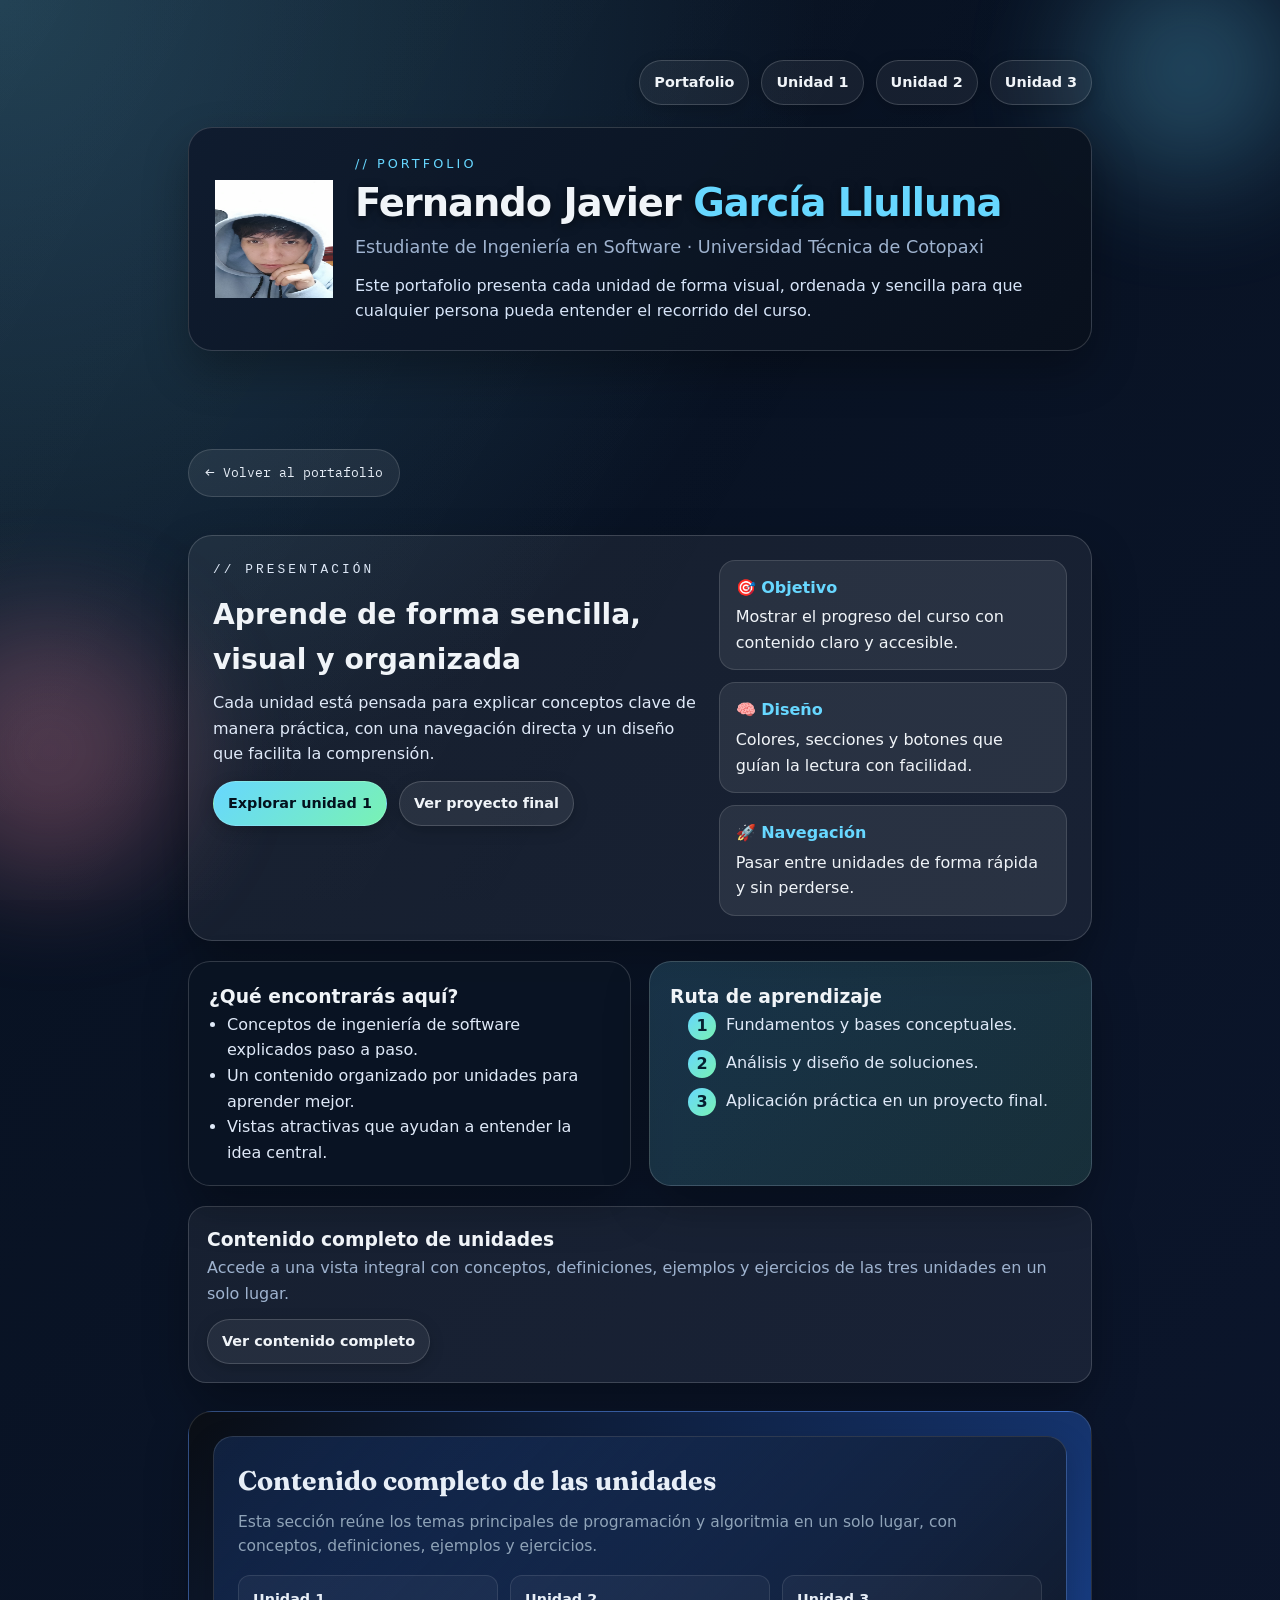
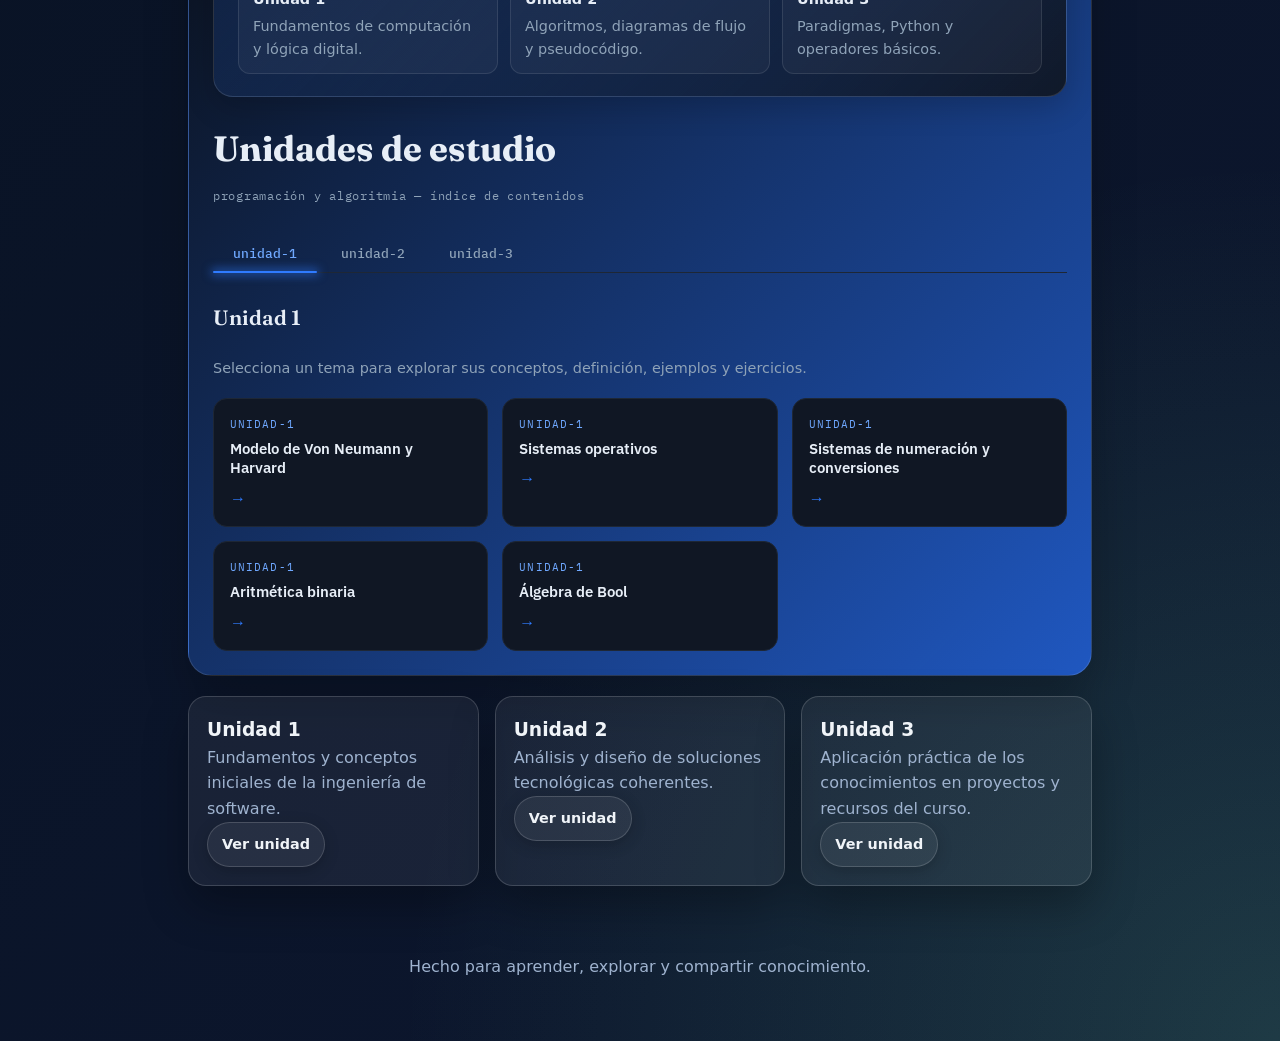
<file: index.html>
<!DOCTYPE html>
<html lang="es">
<head>
  <meta charset="UTF-8">
  <meta name="viewport" content="width=device-width, initial-scale=1.0">
  <title>Portafolio — Fernando Javier Garcia Llulluna</title>
  <link rel="preconnect" href="https://fonts.googleapis.com">
  <link rel="preconnect" href="https://fonts.gstatic.com" crossorigin>
  <link href="https://fonts.googleapis.com/css2?family=Fraunces:opsz,wght@9..144,400;9..144,500;9..144,600;9..144,700&family=IBM+Plex+Sans:wght@400;500;600&family=IBM+Plex+Mono:wght@400;500&display=swap" rel="stylesheet">
  <link rel="stylesheet" href="style.css">
  <style>
    .units-portal-page {
      margin-top: 28px;
      padding: 24px;
      border-radius: 24px;
      background: linear-gradient(135deg, rgba(10,14,20,0.96), rgba(32, 89, 195, 0.98));
      border: 1px solid rgba(255,255,255,0.12);
      box-shadow: 0 20px 45px rgba(0,0,0,0.24);
    }
    .units-portal-page .wrap { max-width: 100%; margin: 0 auto; }
    .units-portal-page .hero-intro {
      background: linear-gradient(135deg, rgba(47,123,255,0.16), rgba(16,23,36,0.95));
      border: 1px solid rgba(255,255,255,0.12);
      border-radius: 20px;
      padding: 22px 24px;
      margin-bottom: 24px;
      box-shadow: 0 10px 30px rgba(0,0,0,0.18);
    }
    .units-portal-page .hero-intro h2 {
      font-family: 'Fraunces', serif;
      font-size: clamp(1.3rem, 2.1vw, 1.7rem);
      margin: 0 0 8px;
      color: #E7EEF7;
    }
    .units-portal-page .hero-intro p {
      margin: 0;
      color: #8FA3B8;
      font-size: 0.97rem;
    }
    .units-portal-page .hero-summary {
      display: grid;
      grid-template-columns: repeat(auto-fit, minmax(180px, 1fr));
      gap: 12px;
      margin-top: 16px;
    }
    .units-portal-page .hero-pill {
      background: rgba(255,255,255,0.04);
      border: 1px solid rgba(255,255,255,0.1);
      border-radius: 12px;
      padding: 12px 14px;
      color: #8FA3B8;
      font-size: 0.9rem;
    }
    .units-portal-page .hero-pill strong { color: #E7EEF7; display: block; margin-bottom: 4px; }
    .units-portal-page .units { margin-top: 0; }
    .units-portal-page .units-heading { margin-bottom: 28px; }
    .units-portal-page .units-heading h2 {
      font-family: 'Fraunces', serif;
      font-size: clamp(1.6rem, 3vw, 2.2rem);
      font-weight: 700;
      color: #E7EEF7;
      margin: 0 0 4px;
    }
    .units-portal-page .units-heading .sub {
      font-family: 'IBM Plex Mono', monospace;
      font-size: 0.78rem;
      color: #8FA3B8;
      letter-spacing: 0.06em;
    }
    .units-portal-page .tabs {
      display: flex;
      gap: 4px;
      border-bottom: 1px solid #1E2735;
      margin-bottom: 28px;
      position: relative;
      padding-bottom: 0;
      flex-wrap: wrap;
    }
    .units-portal-page .tab-btn {
      font-family: 'IBM Plex Mono', monospace;
      font-size: 0.82rem;
      font-weight: 500;
      color: #8FA3B8;
      background: none;
      border: none;
      padding: 10px 20px;
      cursor: pointer;
      border-radius: 8px 8px 0 0;
      transition: color .2s;
      position: relative;
      z-index: 1;
    }
    .units-portal-page .tab-btn[aria-selected="true"] { color: #6FA8FF; }
    .units-portal-page .tab-btn:hover { color: #E7EEF7; }
    .units-portal-page .tab-indicator {
      position: absolute;
      bottom: -1px;
      height: 2px;
      background: #2F7BFF;
      border-radius: 2px;
      box-shadow: 0 0 10px 2px rgba(47,123,255,0.6);
      transition: left .35s cubic-bezier(.65,0,.35,1), width .35s cubic-bezier(.65,0,.35,1);
    }
    .units-portal-page .panels { position: relative; }
    .units-portal-page .panel { display: none; }
    .units-portal-page .panel[aria-hidden="false"] { display: block; animation: panelIn .35s cubic-bezier(.22,1,.36,1) both; }
    @keyframes panelIn { from { opacity: 0; transform: translateY(10px); } to { opacity: 1; transform: translateY(0); } }
    .units-portal-page .panel > h3 {
      font-family: 'Fraunces', serif;
      font-size: 1.3rem;
      font-weight: 600;
      color: #E7EEF7;
      margin: 0 0 22px;
    }
    .units-portal-page .temas-intro { font-size: 0.9rem; color: #8FA3B8; margin: 0 0 18px; }
    .units-portal-page .temas-grid { display: grid; grid-template-columns: repeat(auto-fill, minmax(220px, 1fr)); gap: 14px; }
    .units-portal-page .tema-card {
      background: #101724;
      border: 1px solid #1E2735;
      border-radius: 14px;
      padding: 18px 16px;
      text-align: left;
      cursor: pointer;
      display: flex;
      flex-direction: column;
      gap: 8px;
      transition: border-color .2s, transform .2s, box-shadow .2s;
      position: relative;
      overflow: hidden;
      color: inherit;
    }
    .units-portal-page .tema-card:hover { border-color: #2F7BFF; transform: translateY(-3px); box-shadow: 0 8px 24px rgba(47,123,255,0.15); }
    .units-portal-page .tema-eyebrow { font-family: 'IBM Plex Mono', monospace; font-size: 0.68rem; color: #6FA8FF; text-transform: uppercase; letter-spacing: 0.1em; }
    .units-portal-page .tema-label { font-family: 'IBM Plex Sans', sans-serif; font-size: 0.95rem; font-weight: 600; color: #E7EEF7; line-height: 1.3; }
    .units-portal-page .tema-arrow { font-size: 1rem; color: #2F7BFF; margin-top: 4px; }
    .units-portal-page .tema-detail { animation: panelIn .35s cubic-bezier(.22,1,.36,1) both; }
    .units-portal-page .back-btn {
      display: inline-flex;
      align-items: center;
      gap: 6px;
      font-family: 'IBM Plex Mono', monospace;
      font-size: 0.78rem;
      color: #8FA3B8;
      background: none;
      border: 1px solid #1E2735;
      border-radius: 8px;
      padding: 6px 14px;
      cursor: pointer;
      margin-bottom: 20px;
      transition: color .2s, border-color .2s;
    }
    .units-portal-page .back-btn:hover { color: #E7EEF7; border-color: #2F7BFF; }
    .units-portal-page .back-arrow { font-size: 1rem; }
    .units-portal-page .tema-title { font-family: 'Fraunces', serif; font-size: 1.25rem; font-weight: 600; color: #E7EEF7; margin: 0 0 20px; }
    .units-portal-page .subtabs { display: flex; gap: 2px; border-bottom: 1px solid #1E2735; margin-bottom: 22px; position: relative; flex-wrap: wrap; }
    .units-portal-page .subtab-btn { font-family: 'IBM Plex Mono', monospace; font-size: 0.78rem; font-weight: 500; color: #8FA3B8; background: none; border: none; padding: 8px 16px; cursor: pointer; transition: color .2s; }
    .units-portal-page .subtab-btn[aria-selected="true"] { color: #6FA8FF; font-weight: 600; }
    .units-portal-page .subtab-indicator { position: absolute; bottom: -1px; height: 2px; background: #2F7BFF; border-radius: 2px; box-shadow: 0 0 8px 1px rgba(47,123,255,0.75); transition: left .35s cubic-bezier(.65,0,.35,1), width .35s cubic-bezier(.65,0,.35,1); }
    .units-portal-page .subpanels { padding-top: 4px; }
    .units-portal-page .subpanel { display: none; }
    .units-portal-page .subpanel[aria-hidden="false"] { display: block; animation: panelIn .4s cubic-bezier(.22,1,.36,1) both; }
    .units-portal-page .subpanel p { color: #8FA3B8; font-size: 0.97rem; line-height: 1.75; max-width: 72ch; margin: 0; }
    .return-home-btn {
      display: inline-flex;
      align-items: center;
      gap: 8px;
      margin-bottom: 18px;
      padding: 10px 16px;
      border-radius: 999px;
      background: rgba(255,255,255,0.07);
      border: 1px solid rgba(255,255,255,0.14);
      color: #E7EEF7;
      text-decoration: none;
      font-family: 'IBM Plex Mono', monospace;
      font-size: 0.82rem;
      transition: transform .2s ease, border-color .2s ease;
    }
    .return-home-btn:hover { transform: translateY(-2px); border-color: #6FA8FF; }
    .return-home-btn .arrow { font-size: 1rem; }
  </style>
</head>
<body>
  <div class="bg-orb orb-one"></div>
  <div class="bg-orb orb-two"></div>

  <header>
    <nav class="topbar" aria-label="Navegación principal">
      <a class="nav-btn" href="index.html">Portafolio</a>
      <a class="nav-btn u1" href="docs/unidad1.html">Unidad 1</a>
      <a class="nav-btn u2" href="docs/unidad2.html">Unidad 2</a>
      <a class="nav-btn u3" href="docs/unidad3.html">Unidad 3</a>
    </nav>

    <div class="brand-row">
      <img src="docs/images/fernando-profile.jpg" alt="Foto de perfil" class="logo-badge profile-image" role="img" aria-label="Foto de perfil">
      <div class="brand-text">
        <p class="brand-tag">// portfolio</p>
        <h1>Fernando Javier <span>García Llulluna</span></h1>
        <p class="brand-sub">Estudiante de Ingeniería en Software · Universidad Técnica de Cotopaxi</p>
        <p class="brand-copy">Este portafolio presenta cada unidad de forma visual, ordenada y sencilla para que cualquier persona pueda entender el recorrido del curso.</p>
      </div>
    </div>
  </header>

  <main>
    <a class="return-home-btn" href="index.html"><span class="arrow">←</span> Volver al portafolio</a>

    <section class="hero-card">
      <div class="hero-copy">
        <p class="section-label">// presentación</p>
        <h2>Aprende de forma sencilla, visual y organizada</h2>
        <p>Cada unidad está pensada para explicar conceptos clave de manera práctica, con una navegación directa y un diseño que facilita la comprensión.</p>
        <div class="hero-actions">
          <a class="primary-btn" href="docs/unidad1.html">Explorar unidad 1</a>
          <a class="secondary-btn" href="docs/unidad3.html">Ver proyecto final</a>
        </div>
      </div>

      <div class="hero-highlights">
        <div class="mini-card">
          <span class="mini-title">🎯 Objetivo</span>
          <p>Mostrar el progreso del curso con contenido claro y accesible.</p>
        </div>
        <div class="mini-card">
          <span class="mini-title">🧠 Diseño</span>
          <p>Colores, secciones y botones que guían la lectura con facilidad.</p>
        </div>
        <div class="mini-card">
          <span class="mini-title">🚀 Navegación</span>
          <p>Pasar entre unidades de forma rápida y sin perderse.</p>
        </div>
      </div>
    </section>

    <section class="info-grid">
      <article class="info-panel">
        <h3>¿Qué encontrarás aquí?</h3>
        <ul class="feature-list">
          <li>Conceptos de ingeniería de software explicados paso a paso.</li>
          <li>Un contenido organizado por unidades para aprender mejor.</li>
          <li>Vistas atractivas que ayudan a entender la idea central.</li>
        </ul>
      </article>

      <article class="info-panel accent">
        <h3>Ruta de aprendizaje</h3>
        <div class="step-list">
          <div class="step"><span>1</span><p>Fundamentos y bases conceptuales.</p></div>
          <div class="step"><span>2</span><p>Análisis y diseño de soluciones.</p></div>
          <div class="step"><span>3</span><p>Aplicación práctica en un proyecto final.</p></div>
        </div>
      </article>
    </section>

    <section class="card" style="margin-top: 20px;">
      <h3>Contenido completo de unidades</h3>
      <p>Accede a una vista integral con conceptos, definiciones, ejemplos y ejercicios de las tres unidades en un solo lugar.</p>
      <a class="nav-btn" href="docs/unidades_completo.html" style="margin-top: 12px; display: inline-flex;">Ver contenido completo</a>
    </section>

    <section class="units-portal-page">
      <div class="wrap">
        <section class="hero-intro" aria-label="Resumen del contenido">
          <h2>Contenido completo de las unidades</h2>
          <p>Esta sección reúne los temas principales de programación y algoritmia en un solo lugar, con conceptos, definiciones, ejemplos y ejercicios.</p>
          <div class="hero-summary">
            <div class="hero-pill"><strong>Unidad 1</strong>Fundamentos de computación y lógica digital.</div>
            <div class="hero-pill"><strong>Unidad 2</strong>Algoritmos, diagramas de flujo y pseudocódigo.</div>
            <div class="hero-pill"><strong>Unidad 3</strong>Paradigmas, Python y operadores básicos.</div>
          </div>
        </section>

        <section class="units">
          <div class="units-heading">
            <h2>Unidades de estudio</h2>
            <span class="sub">programación y algoritmia — índice de contenidos</span>
          </div>

          <div class="tabs" role="tablist" aria-label="Unidades del curso">
            <button class="tab-btn" role="tab" id="tab-1" aria-controls="panel-1" aria-selected="true" data-target="1">unidad-1</button>
            <button class="tab-btn" role="tab" id="tab-2" aria-controls="panel-2" aria-selected="false" data-target="2">unidad-2</button>
            <button class="tab-btn" role="tab" id="tab-3" aria-controls="panel-3" aria-selected="false" data-target="3">unidad-3</button>
            <span class="tab-indicator" id="tab-indicator"></span>
          </div>

          <div class="panels">
            <div class="panel" id="panel-1" role="tabpanel" aria-labelledby="tab-1" aria-hidden="false">
              <h3>Unidad 1</h3>
              <div class="temas-view" data-unidad="1">
                <p class="temas-intro">Selecciona un tema para explorar sus conceptos, definición, ejemplos y ejercicios.</p>
                <div class="temas-grid">
                  <button class="tema-card" data-tema="1"><span class="tema-eyebrow">unidad-1</span><span class="tema-label">Modelo de Von Neumann y Harvard</span><span class="tema-arrow">→</span></button>
                  <button class="tema-card" data-tema="2"><span class="tema-eyebrow">unidad-1</span><span class="tema-label">Sistemas operativos</span><span class="tema-arrow">→</span></button>
                  <button class="tema-card" data-tema="3"><span class="tema-eyebrow">unidad-1</span><span class="tema-label">Sistemas de numeración y conversiones</span><span class="tema-arrow">→</span></button>
                  <button class="tema-card" data-tema="4"><span class="tema-eyebrow">unidad-1</span><span class="tema-label">Aritmética binaria</span><span class="tema-arrow">→</span></button>
                  <button class="tema-card" data-tema="5"><span class="tema-eyebrow">unidad-1</span><span class="tema-label">Álgebra de Bool</span><span class="tema-arrow">→</span></button>
                </div>
              </div>
              <div class="tema-detail" data-unidad="1" hidden>
                <button class="back-btn"><span class="back-arrow">←</span> Volver a los temas</button>
                <h4 class="tema-title"></h4>
                <div class="subtabs" role="tablist">
                  <button class="subtab-btn" data-sub="conceptos" aria-selected="true">Conceptos</button>
                  <button class="subtab-btn" data-sub="definicion" aria-selected="false">Definición</button>
                  <button class="subtab-btn" data-sub="ejemplos" aria-selected="false">Ejemplos</button>
                  <button class="subtab-btn" data-sub="ejercicios" aria-selected="false">Ejercicios</button>
                  <span class="subtab-indicator"></span>
                </div>
                <div class="subpanels">
                  <div class="subpanel" data-sub="conceptos" aria-hidden="false"></div>
                  <div class="subpanel" data-sub="definicion" aria-hidden="true"></div>
                  <div class="subpanel" data-sub="ejemplos" aria-hidden="true"></div>
                  <div class="subpanel" data-sub="ejercicios" aria-hidden="true"></div>
                </div>
              </div>
            </div>

            <div class="panel" id="panel-2" role="tabpanel" aria-labelledby="tab-2" aria-hidden="true">
              <h3>Unidad 2</h3>
              <div class="temas-view" data-unidad="2">
                <p class="temas-intro">Selecciona un tema para explorar sus conceptos, definición, ejemplos y ejercicios.</p>
                <div class="temas-grid">
                  <button class="tema-card" data-tema="1"><span class="tema-eyebrow">unidad-2</span><span class="tema-label">Algoritmos y sus características</span><span class="tema-arrow">→</span></button>
                  <button class="tema-card" data-tema="2"><span class="tema-eyebrow">unidad-2</span><span class="tema-label">Los diagramas de flujo como herramienta útil</span><span class="tema-arrow">→</span></button>
                  <button class="tema-card" data-tema="3"><span class="tema-eyebrow">unidad-2</span><span class="tema-label">Pseudocódigo: una herramienta útil</span><span class="tema-arrow">→</span></button>
                  <button class="tema-card" data-tema="4"><span class="tema-eyebrow">unidad-2</span><span class="tema-label">Modelado de problemas</span><span class="tema-arrow">→</span></button>
                </div>
              </div>
              <div class="tema-detail" data-unidad="2" hidden>
                <button class="back-btn"><span class="back-arrow">←</span> Volver a los temas</button>
                <h4 class="tema-title"></h4>
                <div class="subtabs" role="tablist">
                  <button class="subtab-btn" data-sub="conceptos" aria-selected="true">Conceptos</button>
                  <button class="subtab-btn" data-sub="definicion" aria-selected="false">Definición</button>
                  <button class="subtab-btn" data-sub="ejemplos" aria-selected="false">Ejemplos</button>
                  <button class="subtab-btn" data-sub="ejercicios" aria-selected="false">Ejercicios</button>
                  <span class="subtab-indicator"></span>
                </div>
                <div class="subpanels">
                  <div class="subpanel" data-sub="conceptos" aria-hidden="false"></div>
                  <div class="subpanel" data-sub="definicion" aria-hidden="true"></div>
                  <div class="subpanel" data-sub="ejemplos" aria-hidden="true"></div>
                  <div class="subpanel" data-sub="ejercicios" aria-hidden="true"></div>
                </div>
              </div>
            </div>

            <div class="panel" id="panel-3" role="tabpanel" aria-labelledby="tab-3" aria-hidden="true">
              <h3>Unidad 3</h3>
              <div class="temas-view" data-unidad="3">
                <p class="temas-intro">Selecciona un tema para explorar sus conceptos, definición, ejemplos y ejercicios.</p>
                <div class="temas-grid">
                  <button class="tema-card" data-tema="1"><span class="tema-eyebrow">unidad-3</span><span class="tema-label">Lenguajes y paradigmas de programación</span><span class="tema-arrow">→</span></button>
                  <button class="tema-card" data-tema="2"><span class="tema-eyebrow">unidad-3</span><span class="tema-label">Introducción a la programación en Python</span><span class="tema-arrow">→</span></button>
                  <button class="tema-card" data-tema="3"><span class="tema-eyebrow">unidad-3</span><span class="tema-label">Operadores algebraicos, relacionales y lógicos</span><span class="tema-arrow">→</span></button>
                </div>
              </div>
              <div class="tema-detail" data-unidad="3" hidden>
                <button class="back-btn"><span class="back-arrow">←</span> Volver a los temas</button>
                <h4 class="tema-title"></h4>
                <div class="subtabs" role="tablist">
                  <button class="subtab-btn" data-sub="conceptos" aria-selected="true">Conceptos</button>
                  <button class="subtab-btn" data-sub="definicion" aria-selected="false">Definición</button>
                  <button class="subtab-btn" data-sub="ejemplos" aria-selected="false">Ejemplos</button>
                  <button class="subtab-btn" data-sub="ejercicios" aria-selected="false">Ejercicios</button>
                  <span class="subtab-indicator"></span>
                </div>
                <div class="subpanels">
                  <div class="subpanel" data-sub="conceptos" aria-hidden="false"></div>
                  <div class="subpanel" data-sub="definicion" aria-hidden="true"></div>
                  <div class="subpanel" data-sub="ejemplos" aria-hidden="true"></div>
                  <div class="subpanel" data-sub="ejercicios" aria-hidden="true"></div>
                </div>
              </div>
            </div>
          </div>
        </section>
      </div>
    </section>

    <div class="grid">
      <article class="card">
        <h3>Unidad 1</h3>
        <p>Fundamentos y conceptos iniciales de la ingeniería de software.</p>
        <a class="nav-btn" href="docs/unidad1.html">Ver unidad</a>
      </article>
      <article class="card">
        <h3>Unidad 2</h3>
        <p>Análisis y diseño de soluciones tecnológicas coherentes.</p>
        <a class="nav-btn" href="docs/unidad2.html">Ver unidad</a>
      </article>
      <article class="card">
        <h3>Unidad 3</h3>
        <p>Aplicación práctica de los conocimientos en proyectos y recursos del curso.</p>
        <a class="nav-btn" href="docs/unidad3.html">Ver unidad</a>
      </article>
    </div>
  </main>

  <footer class="footer-card">
    <p>Hecho para aprender, explorar y compartir conocimiento.</p>
  </footer>

  <script>
    const temaData = {
      1: [
        {
          titulo: 'Modelo de Von Neumann y Harvard',
          conceptos: 'Este modelo describe la organización básica de una computadora digital. En la arquitectura de Von Neumann, la CPU accede a instrucciones y datos desde la misma memoria, lo que simplifica su diseño pero puede generar cuellos de botella. En cambio, la arquitectura Harvard separa físicamente la memoria para instrucciones y datos, lo que permite un acceso más rápido y un mayor rendimiento en sistemas embebidos y procesamiento en tiempo real.',
          definicion: 'La arquitectura de Von Neumann utiliza un único bus o espacio común para instrucciones y datos, mientras que la arquitectura Harvard usa caminos separados para cada tipo de información, favoreciendo la ejecución simultánea y la eficiencia del sistema.',
          ejemplos: 'Un microcontrolador de un electrodoméstico puede usar Harvard para ejecutar instrucciones y leer datos de forma más rápida, mientras que una computadora personal tradicional suele seguir el modelo de Von Neumann por su flexibilidad y simplicidad de diseño.',
          ejercicios: 'Explica con tus palabras la diferencia principal entre la arquitectura Von Neumann y Harvard, y señala en qué tipo de dispositivo usarías cada una. Justifica tu respuesta con un ejemplo real.'
        },
        {
          titulo: 'Sistemas operativos',
          conceptos: 'El sistema operativo es el software base que administra los recursos del computador. Controla la CPU, la memoria RAM, los dispositivos de entrada y salida, los archivos del sistema y la ejecución de programas. Además, proporciona una interfaz para que el usuario interactúe con el equipo de manera organizada y segura.',
          definicion: 'Un sistema operativo es el programa principal encargado de coordinar el hardware y las aplicaciones, gestionando procesos, memoria, almacenamiento y servicios del sistema para que todo funcione de manera estable.',
          ejemplos: 'Windows organiza tareas y archivos de forma visual; Linux se usa en servidores y entornos técnicos; macOS integra hardware y software de manera optimizada para ofrecer una experiencia más fluida.',
          ejercicios: 'Compara dos sistemas operativos distintos que hayas usado. Menciona al menos tres diferencias entre ellos en cuanto a interfaz, seguridad y uso de recursos del hardware.'
        },
        {
          titulo: 'Sistemas de numeración y conversiones: Binario, Octal y Hexadecimal',
          conceptos: 'Los sistemas de numeración son formas de representar cantidades usando un conjunto de símbolos y una base determinada. El sistema binario usa dos dígitos, el octal usa ocho y el hexadecimal usa dieciséis, lo que resulta muy útil en computación porque permite representar datos de forma compacta y eficiente.',
          definicion: 'Una conversión entre sistemas numéricos consiste en cambiar la base de representación sin alterar el valor original, por ejemplo, pasar de decimal a binario o de hexadecimal a octal.',
          ejemplos: 'El número decimal 15 se representa como 1111 en binario, 17 en octal y F en hexadecimal. Estas conversiones son frecuentes en programación y en el diseño de circuitos digitales.',
          ejercicios: 'Convierte los siguientes números: (a) 42 decimal a binario, (b) 255 decimal a hexadecimal, (c) 101101 binario a decimal. Muestra el procedimiento paso a paso.'
        },
        {
          titulo: 'Aritmética binaria',
          conceptos: 'La aritmética binaria realiza operaciones matemáticas utilizando únicamente dos dígitos: 0 y 1. Aunque parece simple, permite representar y procesar información digital en el hardware de las computadoras mediante operaciones lógicas y aritméticas.',
          definicion: 'La aritmética binaria incluye operaciones de suma, resta, multiplicación y división, siguiendo reglas específicas que se basan en la base 2 del sistema.',
          ejemplos: 'La suma 1 + 1 da como resultado 10 en binario, lo que muestra que al llegar a la base 2 se genera un acarreo. Este principio es fundamental para el funcionamiento de los circuitos y los procesadores.',
          ejercicios: 'Resuelve las siguientes operaciones en binario: (a) 1011 + 0110, (b) 1100 − 0101, (c) 101 × 11. Verifica tus resultados convirtiéndolos a decimal.'
        },
        {
          titulo: 'Álgebra de Bool',
          conceptos: 'El álgebra booleana trabaja con proposiciones que pueden ser verdaderas o falsas. Usa operadores lógicos como AND, OR y NOT para combinar condiciones y construir reglas de decisión, lo que resulta esencial en circuitos digitales y en la lógica de programación.',
          definicion: 'Es una rama de la lógica matemática que permite representar y analizar expresiones binarias mediante reglas algebraicas, facilitando la simplificación de circuitos y la toma de decisiones en sistemas computacionales.',
          ejemplos: 'La expresión A AND B solo es verdadera si ambas condiciones son verdaderas; la expresión NOT A invierte el valor de A. Estas reglas son la base de la lógica usada en programación y electrónica.',
          ejercicios: 'Construye la tabla de verdad para la expresión (A AND B) OR (NOT A). Luego simplifica la expresión si es posible y explica qué resultado obtienes.'
        }
      ],
      2: [
        {
          titulo: 'Algoritmos y sus características',
          conceptos: 'Un algoritmo es una secuencia organizada de instrucciones que resuelve un problema concreto. Debe estar bien definido, tener un inicio y un fin, y producir una solución esperada cuando se ejecuta. Es la base de la programación porque permite traducir una idea en pasos precisos.',
          definicion: 'Un algoritmo posee características como la finitud, la precisión, la entrada, la salida y la efectividad. Esto significa que debe terminar en un tiempo razonable y resolver el problema de manera correcta.',
          ejemplos: 'Un algoritmo para ordenar una lista puede comparar pares de elementos y moverlos hasta dejar la colección en orden ascendente. Este tipo de procedimiento se usa en búsquedas, cálculos y procesamiento de datos.',
          ejercicios: 'Diseña un algoritmo que reciba tres números y devuelva el mayor de los tres. Escribe los pasos en lenguaje natural indicando claramente la entrada, el proceso y la salida.'
        },
        {
          titulo: 'Los diagramas de flujo como herramienta útil',
          conceptos: 'Los diagramas de flujo son representaciones gráficas que muestran el orden de un proceso mediante símbolos como óvalos, rombos y flechas. Permiten visualizar de manera clara las decisiones, los pasos y la secuencia lógica de un algoritmo, incluso antes de escribir código.',
          definicion: 'Un diagrama de flujo es una herramienta de análisis y diseño que facilita la comprensión de procesos complejos al mostrarlos de forma visual y estructurada.',
          ejemplos: 'Un diagrama de flujo puede representar la lógica de un sistema que revisa si un número es positivo, negativo o cero, usando decisiones y ramificaciones para dirigir el proceso.',
          ejercicios: 'Dibuja el diagrama de flujo para un sistema que reciba la nota de un estudiante y muestre si aprobó (≥ 7) o reprobó (< 7). Usa los símbolos correctos: inicio/fin, proceso y decisión.'
        },
        {
          titulo: 'Pseudocódigo: una herramienta útil',
          conceptos: 'El pseudocódigo es una forma de describir un algoritmo usando un lenguaje sencillo, cercano al humano, pero con estructura lógica. Es útil para planificar soluciones sin depender de la sintaxis exacta de un lenguaje de programación.',
          definicion: 'Se define como una representación intermedia entre el lenguaje natural y el código real, ya que organiza las instrucciones de manera secuencial y comprensible.',
          ejemplos: 'Un ejemplo típico sería: iniciar, leer un número, verificar si es par, mostrar "par" o "impar" y terminar. Este tipo de estructura ayuda a preparar el algoritmo antes de traducirlo a un lenguaje real.',
          ejercicios: 'Escribe el pseudocódigo para un programa que calcule el promedio de cinco notas ingresadas por el usuario y determine si el estudiante aprobó o reprobó el curso.'
        },
        {
          titulo: 'Modelado de problemas',
          conceptos: 'El modelado de problemas consiste en identificar los elementos principales de una situación real: entradas, procesos, condiciones y resultados esperados. Esto permite transformar un problema complejo en una estructura lógica que pueda resolverse mediante algoritmos.',
          definicion: 'Es la etapa de abstracción en la que se organiza la información relevante para comprender mejor el problema y diseñar una solución eficiente.',
          ejemplos: 'En un problema de cálculo de promedio, se reconocen las notas como entradas, la suma y la división como proceso, y el resultado final como salida. Este enfoque facilita la construcción del algoritmo correcto.',
          ejercicios: 'Elige un problema cotidiano (como calcular el cambio en una tienda o verificar si una persona puede votar). Identifica sus entradas, procesos y salidas, y construye el modelo antes de escribir cualquier código.'
        }
      ],
      3: [
        {
          titulo: 'Lenguajes y paradigmas de programación',
          conceptos: 'Los lenguajes de programación permiten expresar algoritmos en una forma que pueda ejecutar una computadora. Los paradigmas de programación son estilos de pensamiento que guían la forma de resolver problemas, como el imperativo, el funcional o el orientado a objetos.',
          definicion: 'Un paradigma es un modelo de programación que define cómo se organizan los datos, las instrucciones y las estructuras para construir soluciones lógicas y reutilizables.',
          ejemplos: 'Python es un lenguaje multiparadigma porque permite programar de forma imperativa, orientada a objetos y, en algunos casos, funcional. Esto lo hace flexible para diferentes tipos de proyectos.',
          ejercicios: 'Investiga y describe brevemente tres paradigmas de programación distintos. Indica para qué tipo de proyectos se recomienda cada uno y da un ejemplo de lenguaje que lo use.'
        },
        {
          titulo: 'Introducción a la programación en Python',
          conceptos: 'Python es un lenguaje de programación de alto nivel, interpretado y fácil de leer, por lo que resulta ideal para iniciarse en la programación. Destaca por su sintaxis clara, la gran cantidad de bibliotecas disponibles y su uso en automatización, ciencia de datos, desarrollo web y scripting.',
          definicion: 'Python permite escribir programas con menos líneas de código que muchos lenguajes tradicionales, lo que facilita el aprendizaje y la comprensión de la lógica de programación.',
          ejemplos: 'Un programa simple puede imprimir un saludo, solicitar un nombre al usuario y mostrarlo en pantalla. También puede calcular la suma de varios números con instrucciones breves y claras.',
          ejercicios: 'Escribe un programa en Python que pida al usuario su nombre y su edad, y muestre un mensaje indicando en cuántos años cumplirá 100 años. Prueba el programa con al menos dos valores diferentes.'
        },
        {
          titulo: 'Operadores algebraicos, relacionales y lógicos',
          conceptos: 'Los operadores algebraicos realizan cálculos matemáticos como suma, resta y multiplicación; los relacionales comparan valores entre sí, como igualdad o mayor que; y los operadores lógicos combinan condiciones booleanas para formar decisiones más complejas.',
          definicion: 'Estos operadores son herramientas fundamentales en la programación porque permiten realizar cálculos, evaluar condiciones y controlar el flujo de un programa mediante decisiones lógicas.',
          ejemplos: 'a + b suma dos valores, a == b compara si son iguales, y (a > 0) and (b < 10) evalúa si ambas condiciones se cumplen al mismo tiempo. Este tipo de expresiones es muy común en programas reales.',
          ejercicios: 'Escribe en Python una expresión que verifique si un número está entre 1 y 100, y además es par. Luego pruébala con los valores 50, 7 y 101, e indica qué resultado arroja cada uno.'
        }
      ]
    };

    const tabs = document.querySelectorAll('.units-portal-page .tab-btn');
    const panels = document.querySelectorAll('.units-portal-page .panel');
    const indicator = document.getElementById('tab-indicator');

    function moveIndicator(tab) {
      indicator.style.left = tab.offsetLeft + 'px';
      indicator.style.width = tab.offsetWidth + 'px';
    }

    window.addEventListener('load', () => moveIndicator(document.querySelector('.units-portal-page .tab-btn[aria-selected="true"]')));
    window.addEventListener('resize', () => moveIndicator(document.querySelector('.units-portal-page .tab-btn[aria-selected="true"]')));

    tabs.forEach(tab => {
      tab.addEventListener('click', () => {
        const target = tab.dataset.target;
        tabs.forEach(t => t.setAttribute('aria-selected', 'false'));
        tab.setAttribute('aria-selected', 'true');
        moveIndicator(tab);
        panels.forEach(p => p.setAttribute('aria-hidden', 'true'));
        document.getElementById('panel-' + target).setAttribute('aria-hidden', 'false');
      });
    });

    document.querySelectorAll('.units-portal-page .temas-view').forEach(vistaTemas => {
      const unidad = Number(vistaTemas.dataset.unidad);
      const detalle = document.querySelector('.units-portal-page .tema-detail[data-unidad="' + unidad + '"]');
      const tituloEl = detalle.querySelector('.tema-title');
      const backBtn = detalle.querySelector('.back-btn');
      const subtabs = detalle.querySelectorAll('.subtab-btn');
      const subpanels = detalle.querySelectorAll('.subpanel');
      const subInd = detalle.querySelector('.subtab-indicator');

      function moveSubInd(btn) {
        subInd.style.left = btn.offsetLeft + 'px';
        subInd.style.width = btn.offsetWidth + 'px';
      }

      function fillSubpanels(tema) {
        const d = temaData[unidad][tema - 1];
        detalle.querySelector('.subpanel[data-sub="conceptos"]').innerHTML = '<p>' + d.conceptos + '</p>';
        detalle.querySelector('.subpanel[data-sub="definicion"]').innerHTML = '<p>' + d.definicion + '</p>';
        detalle.querySelector('.subpanel[data-sub="ejemplos"]').innerHTML = '<p>' + d.ejemplos + '</p>';
        detalle.querySelector('.subpanel[data-sub="ejercicios"]').innerHTML = '<div style="line-height:1.75;"><p style="margin-bottom:12px;"><strong style="color:#E7EEF7;">Ejercicio propuesto</strong></p><p>' + d.ejercicios + '</p></div>';
      }

      vistaTemas.querySelectorAll('.tema-card').forEach(card => {
        card.addEventListener('click', () => {
          const tema = Number(card.dataset.tema);
          tituloEl.textContent = temaData[unidad][tema - 1].titulo;
          fillSubpanels(tema);
          subtabs.forEach(s => s.setAttribute('aria-selected', 'false'));
          subtabs[0].setAttribute('aria-selected', 'true');
          subpanels.forEach(p => p.setAttribute('aria-hidden', 'true'));
          subpanels[0].setAttribute('aria-hidden', 'false');
          vistaTemas.hidden = true;
          detalle.hidden = false;
          requestAnimationFrame(() => moveSubInd(subtabs[0]));
        });
      });

      backBtn.addEventListener('click', () => {
        detalle.hidden = true;
        vistaTemas.hidden = false;
      });

      subtabs.forEach(btn => {
        btn.addEventListener('click', () => {
          subtabs.forEach(s => s.setAttribute('aria-selected', 'false'));
          btn.setAttribute('aria-selected', 'true');
          moveSubInd(btn);
          subpanels.forEach(p => p.setAttribute('aria-hidden', 'true'));
          detalle.querySelector('.subpanel[data-sub="' + btn.dataset.sub + '"]').setAttribute('aria-hidden', 'false');
        });
      });
    });
  </script>
</body>
</html>
</file>
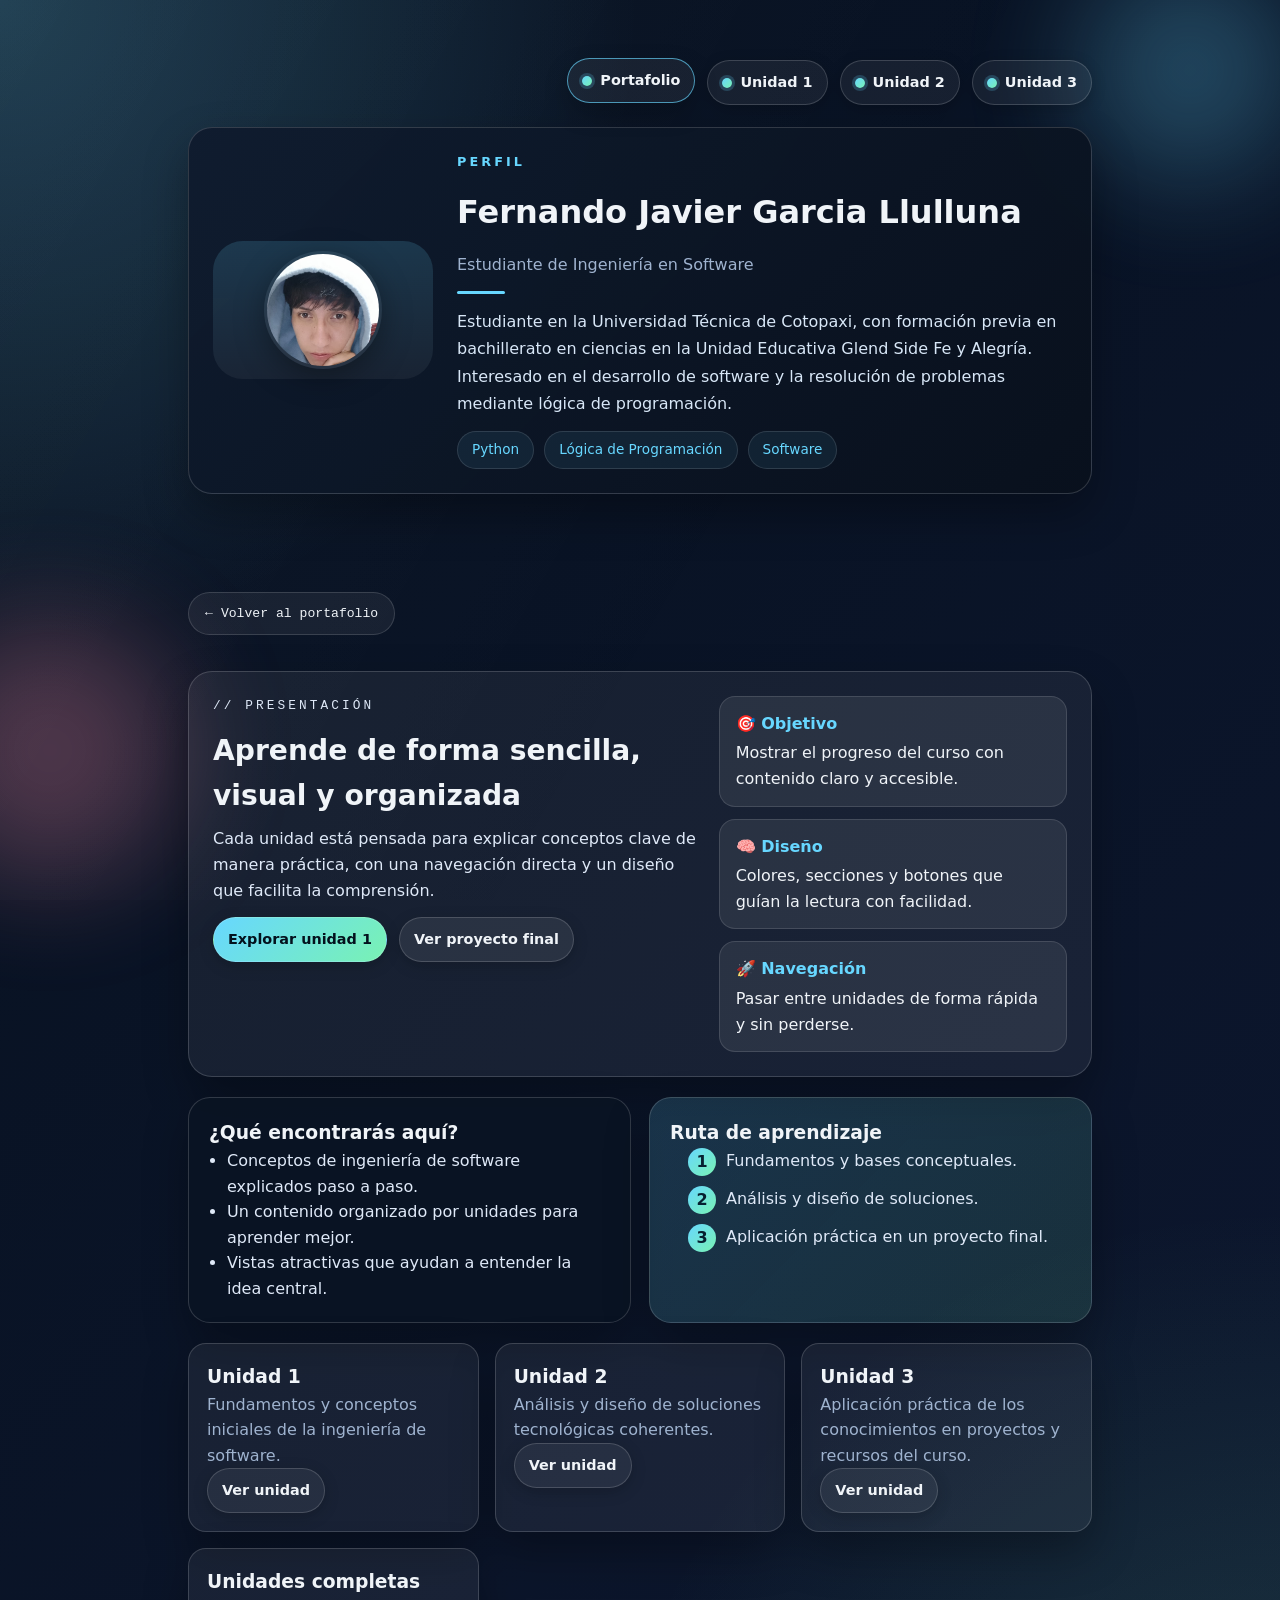
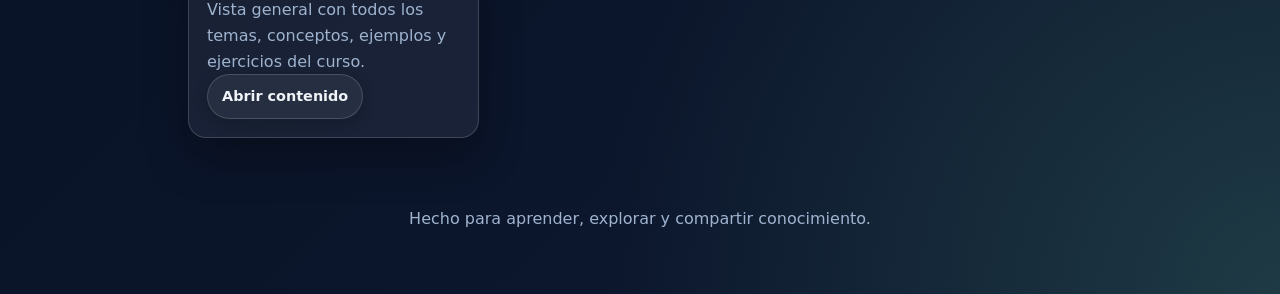
<file: docs/index.html>
<!DOCTYPE html>
<html lang="es">
<head>
  <meta charset="UTF-8">
  <meta name="viewport" content="width=device-width, initial-scale=1.0">
  <title>Portafolio — Fernando Javier Garcia Llulluna</title>
  <link rel="stylesheet" href="style.css">
</head>
<body>
  <div class="bg-orb orb-one"></div>
  <div class="bg-orb orb-two"></div>

  <header>
    <nav class="topbar" aria-label="Navegación principal">
      <a class="nav-btn active" href="index.html"><span class="dot"></span> Portafolio</a>
      <a class="nav-btn" href="unidad1.html"><span class="dot"></span> Unidad 1</a>
      <a class="nav-btn" href="unidad2.html"><span class="dot"></span> Unidad 2</a>
      <a class="nav-btn" href="unidad3.html"><span class="dot"></span> Unidad 3</a>
    </nav>

    <div class="brand-row profile-card">
      <div class="photo-wrap">
        <img src="images/fernando-profile.jpg" alt="Foto de Fernando Garcia" class="profile-image" role="img" aria-label="Foto de perfil">
      </div>
      <div class="content">
        <span class="eyebrow">Perfil</span>
        <h1>Fernando Javier Garcia Llulluna</h1>
        <p class="role">Estudiante de Ingeniería en Software</p>
        <div class="divider"></div>
        <p class="bio">
          Estudiante en la Universidad Técnica de Cotopaxi, con formación previa en bachillerato en ciencias en la Unidad Educativa Glend Side Fe y Alegría.
          Interesado en el desarrollo de software y la resolución de problemas mediante lógica de programación.
        </p>
        <div class="tags">
          <span class="tag">Python</span>
          <span class="tag">Lógica de Programación</span>
          <span class="tag">Software</span>
        </div>
      </div>
    </div>
  </header>

  <main>
    <a class="return-home-btn" href="../index.html" style="margin-bottom: 16px; display: inline-flex; align-items: center; gap: 8px; padding: 10px 16px; border-radius: 999px; background: rgba(255,255,255,0.06); border: 1px solid rgba(255,255,255,0.14); color: #f0f4f8; text-decoration: none; font-family: monospace; font-size: 0.82rem;"><span class="arrow">←</span> Volver al portafolio</a>

    <section class="hero-card">
      <div class="hero-copy">
        <p class="section-label">// presentación</p>
        <h2>Aprende de forma sencilla, visual y organizada</h2>
        <p>Cada unidad está pensada para explicar conceptos clave de manera práctica, con una navegación directa y un diseño que facilita la comprensión.</p>
        <div class="hero-actions">
          <a class="primary-btn" href="unidad1.html">Explorar unidad 1</a>
          <a class="secondary-btn" href="unidad3.html">Ver proyecto final</a>
        </div>
      </div>

      <div class="hero-highlights">
        <div class="mini-card">
          <span class="mini-title">🎯 Objetivo</span>
          <p>Mostrar el progreso del curso con contenido claro y accesible.</p>
        </div>
        <div class="mini-card">
          <span class="mini-title">🧠 Diseño</span>
          <p>Colores, secciones y botones que guían la lectura con facilidad.</p>
        </div>
        <div class="mini-card">
          <span class="mini-title">🚀 Navegación</span>
          <p>Pasar entre unidades de forma rápida y sin perderse.</p>
        </div>
      </div>
    </section>

    <section class="info-grid">
      <article class="info-panel">
        <h3>¿Qué encontrarás aquí?</h3>
        <ul class="feature-list">
          <li>Conceptos de ingeniería de software explicados paso a paso.</li>
          <li>Un contenido organizado por unidades para aprender mejor.</li>
          <li>Vistas atractivas que ayudan a entender la idea central.</li>
        </ul>
      </article>

      <article class="info-panel accent">
        <h3>Ruta de aprendizaje</h3>
        <div class="step-list">
          <div class="step"><span>1</span><p>Fundamentos y bases conceptuales.</p></div>
          <div class="step"><span>2</span><p>Análisis y diseño de soluciones.</p></div>
          <div class="step"><span>3</span><p>Aplicación práctica en un proyecto final.</p></div>
        </div>
      </article>
    </section>

    <div class="grid">
      <article class="card">
        <h3>Unidad 1</h3>
        <p>Fundamentos y conceptos iniciales de la ingeniería de software.</p>
        <a class="nav-btn" href="unidad1.html">Ver unidad</a>
      </article>
      <article class="card">
        <h3>Unidad 2</h3>
        <p>Análisis y diseño de soluciones tecnológicas coherentes.</p>
        <a class="nav-btn" href="unidad2.html">Ver unidad</a>
      </article>
      <article class="card">
        <h3>Unidad 3</h3>
        <p>Aplicación práctica de los conocimientos en proyectos y recursos del curso.</p>
        <a class="nav-btn" href="unidad3.html">Ver unidad</a>
      </article>
      <article class="card">
        <h3>Unidades completas</h3>
        <p>Vista general con todos los temas, conceptos, ejemplos y ejercicios del curso.</p>
        <a class="nav-btn" href="unidades_completo.html">Abrir contenido</a>
      </article>
    </div>
  </main>

  <footer class="footer-card">
    <p>Hecho para aprender, explorar y compartir conocimiento.</p>
  </footer>
</body>
</html>
</file>
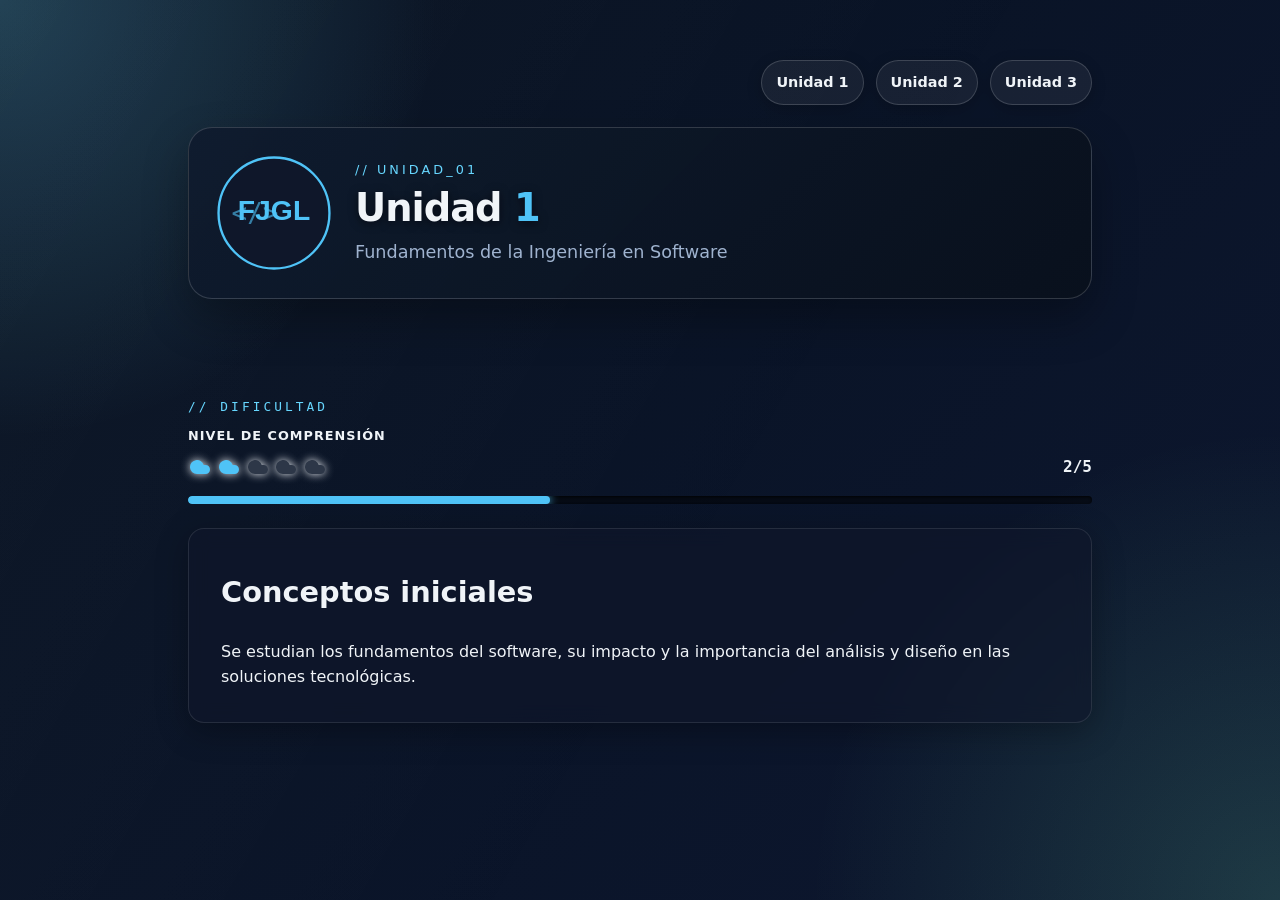
<file: unidad1.html>
<!DOCTYPE html>
<html lang="es">
<head>
  <meta charset="UTF-8">
  <meta name="viewport" content="width=device-width, initial-scale=1.0">
  <title>Unidad 1 — Fernando Javier Garcia Llulluna</title>
  <link rel="stylesheet" href="style.css">
</head>
<body>
  <header>
    <nav class="topbar" aria-label="Navegación por unidades">
      <a class="nav-btn u1" href="unidad1.html">Unidad 1</a>
      <a class="nav-btn u2" href="unidad2.html">Unidad 2</a>
      <a class="nav-btn u3" href="unidad3.html">Unidad 3</a>
    </nav>

    <div class="brand-row">
      <svg class="logo-badge" viewBox="0 0 100 100" xmlns="http://www.w3.org/2000/svg" role="img" aria-label="Logo FJGL">
        <circle cx="50" cy="50" r="47" fill="#0f172a" stroke="#4FC3F7" stroke-width="2"/>
        <text x="14" y="58" font-family="monospace" font-size="22" fill="#4FC3F7" opacity="0.6">&lt;/&gt;</text>
        <text x="50" y="56" text-anchor="middle" font-family="Syne, sans-serif" font-size="24" font-weight="800" fill="#4FC3F7">FJGL</text>
      </svg>
      <div class="brand-text">
        <p class="brand-tag">// unidad_01</p>
        <h1>Unidad <span style="color:#4FC3F7">1</span></h1>
        <p class="brand-sub">Fundamentos de la Ingeniería en Software</p>
      </div>
    </div>
  </header>

  <main>
    <p class="section-label">// dificultad</p>
    <div class="cloud-section-label">Nivel de comprensión</div>
    <div class="cloud-row" aria-label="Dificultad 2 de 5">
      <span class="cloud"><svg viewBox="0 0 24 24" fill="none" xmlns="http://www.w3.org/2000/svg"><path d="M17.5 19H9a7 7 0 1 1 6.71-9h1.79a4.5 4.5 0 1 1 0 9Z" fill="#4FC3F7"/></svg></span>
      <span class="cloud"><svg viewBox="0 0 24 24" fill="none" xmlns="http://www.w3.org/2000/svg"><path d="M17.5 19H9a7 7 0 1 1 6.71-9h1.79a4.5 4.5 0 1 1 0 9Z" fill="#4FC3F7"/></svg></span>
      <span class="cloud"><svg viewBox="0 0 24 24" fill="none" xmlns="http://www.w3.org/2000/svg"><path d="M17.5 19H9a7 7 0 1 1 6.71-9h1.79a4.5 4.5 0 1 1 0 9Z" fill="#2D3748"/></svg></span>
      <span class="cloud"><svg viewBox="0 0 24 24" fill="none" xmlns="http://www.w3.org/2000/svg"><path d="M17.5 19H9a7 7 0 1 1 6.71-9h1.79a4.5 4.5 0 1 1 0 9Z" fill="#2D3748"/></svg></span>
      <span class="cloud"><svg viewBox="0 0 24 24" fill="none" xmlns="http://www.w3.org/2000/svg"><path d="M17.5 19H9a7 7 0 1 1 6.71-9h1.79a4.5 4.5 0 1 1 0 9Z" fill="#2D3748"/></svg></span>
      <span class="cloud-label">2/5</span>
    </div>
    <div class="diff-track"><div class="diff-fill t1" style="width:40%"></div></div>

    <div class="unit-card c1" style="margin-top:1rem;">
      <h3 class="card-title">Conceptos iniciales</h3>
      <p>Se estudian los fundamentos del software, su impacto y la importancia del análisis y diseño en las soluciones tecnológicas.</p>
    </div>
  </main>
</body>
</html>
</file>
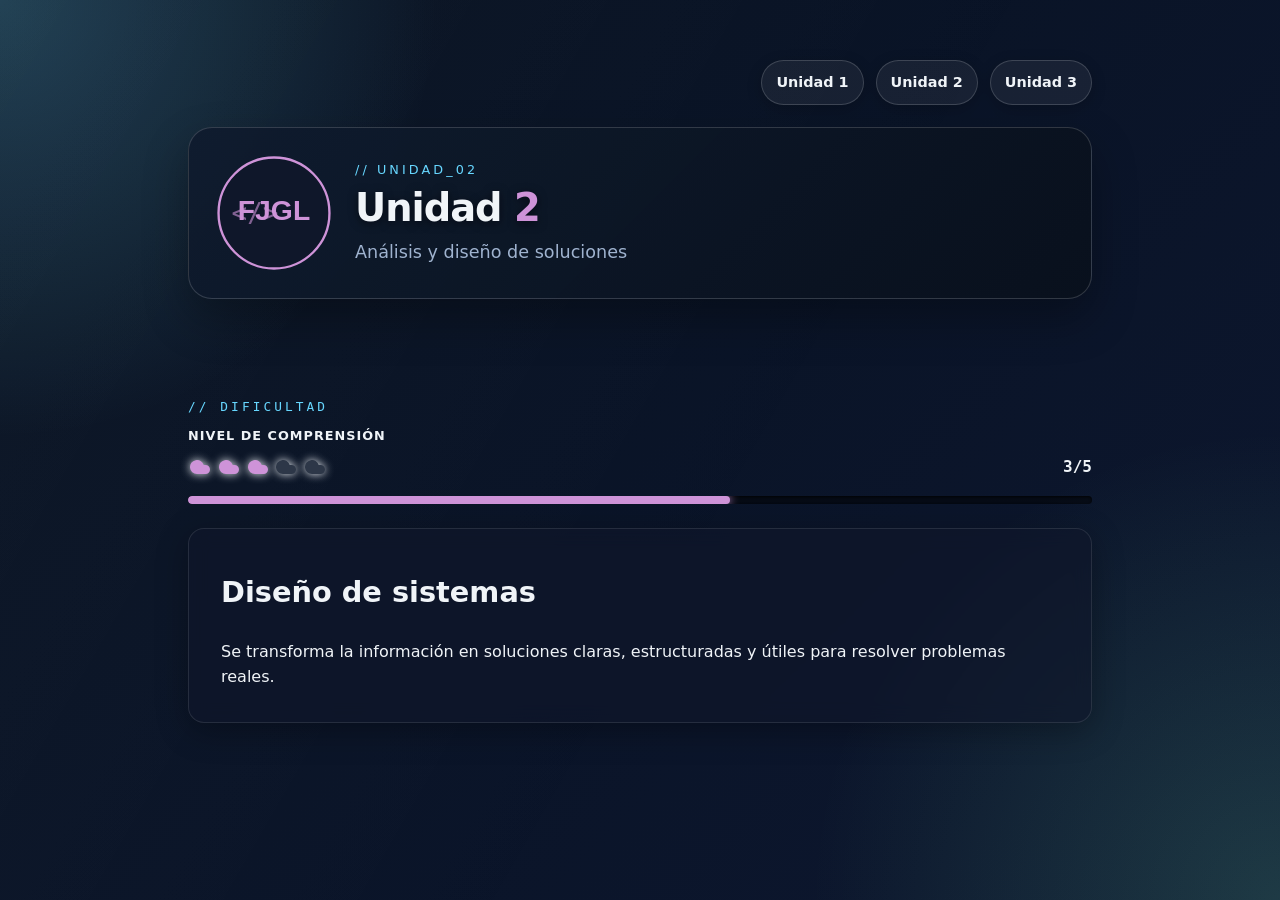
<file: unidad2.html>
<!DOCTYPE html>
<html lang="es">
<head>
  <meta charset="UTF-8">
  <meta name="viewport" content="width=device-width, initial-scale=1.0">
  <title>Unidad 2 — Fernando Javier Garcia Llulluna</title>
  <link rel="stylesheet" href="style.css">
</head>
<body>
  <header>
    <nav class="topbar" aria-label="Navegación por unidades">
      <a class="nav-btn u1" href="unidad1.html">Unidad 1</a>
      <a class="nav-btn u2" href="unidad2.html">Unidad 2</a>
      <a class="nav-btn u3" href="unidad3.html">Unidad 3</a>
    </nav>

    <div class="brand-row">
      <svg class="logo-badge" viewBox="0 0 100 100" xmlns="http://www.w3.org/2000/svg" role="img" aria-label="Logo FJGL">
        <circle cx="50" cy="50" r="47" fill="#0f172a" stroke="#CE93D8" stroke-width="2"/>
        <text x="14" y="58" font-family="monospace" font-size="22" fill="#CE93D8" opacity="0.6">&lt;/&gt;</text>
        <text x="50" y="56" text-anchor="middle" font-family="Syne, sans-serif" font-size="24" font-weight="800" fill="#CE93D8">FJGL</text>
      </svg>
      <div class="brand-text">
        <p class="brand-tag">// unidad_02</p>
        <h1>Unidad <span style="color:#CE93D8">2</span></h1>
        <p class="brand-sub">Análisis y diseño de soluciones</p>
      </div>
    </div>
  </header>

  <main>
    <p class="section-label">// dificultad</p>
    <div class="cloud-section-label">Nivel de comprensión</div>
    <div class="cloud-row" aria-label="Dificultad 3 de 5">
      <span class="cloud"><svg viewBox="0 0 24 24" fill="none" xmlns="http://www.w3.org/2000/svg"><path d="M17.5 19H9a7 7 0 1 1 6.71-9h1.79a4.5 4.5 0 1 1 0 9Z" fill="#CE93D8"/></svg></span>
      <span class="cloud"><svg viewBox="0 0 24 24" fill="none" xmlns="http://www.w3.org/2000/svg"><path d="M17.5 19H9a7 7 0 1 1 6.71-9h1.79a4.5 4.5 0 1 1 0 9Z" fill="#CE93D8"/></svg></span>
      <span class="cloud"><svg viewBox="0 0 24 24" fill="none" xmlns="http://www.w3.org/2000/svg"><path d="M17.5 19H9a7 7 0 1 1 6.71-9h1.79a4.5 4.5 0 1 1 0 9Z" fill="#CE93D8"/></svg></span>
      <span class="cloud"><svg viewBox="0 0 24 24" fill="none" xmlns="http://www.w3.org/2000/svg"><path d="M17.5 19H9a7 7 0 1 1 6.71-9h1.79a4.5 4.5 0 1 1 0 9Z" fill="#2D3748"/></svg></span>
      <span class="cloud"><svg viewBox="0 0 24 24" fill="none" xmlns="http://www.w3.org/2000/svg"><path d="M17.5 19H9a7 7 0 1 1 6.71-9h1.79a4.5 4.5 0 1 1 0 9Z" fill="#2D3748"/></svg></span>
      <span class="cloud-label">3/5</span>
    </div>
    <div class="diff-track"><div class="diff-fill t2" style="width:60%"></div></div>

    <div class="unit-card c2" style="margin-top:1rem;">
      <h3 class="card-title">Diseño de sistemas</h3>
      <p>Se transforma la información en soluciones claras, estructuradas y útiles para resolver problemas reales.</p>
    </div>
  </main>
</body>
</html>
</file>
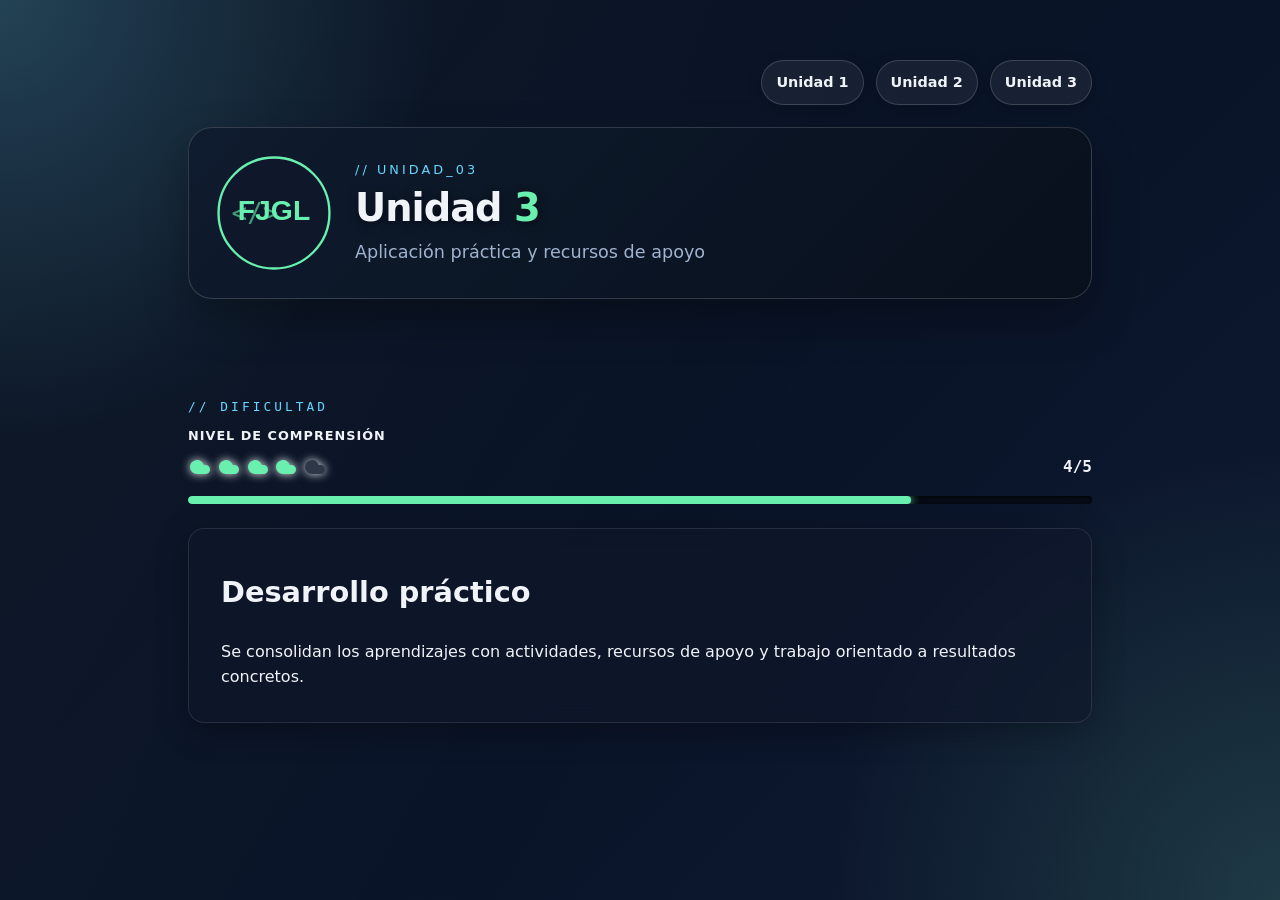
<file: unidad3.html>
<!DOCTYPE html>
<html lang="es">
<head>
  <meta charset="UTF-8">
  <meta name="viewport" content="width=device-width, initial-scale=1.0">
  <title>Unidad 3 — Fernando Javier Garcia Llulluna</title>
  <link rel="stylesheet" href="style.css">
</head>
<body>
  <header>
    <nav class="topbar" aria-label="Navegación por unidades">
      <a class="nav-btn u1" href="unidad1.html">Unidad 1</a>
      <a class="nav-btn u2" href="unidad2.html">Unidad 2</a>
      <a class="nav-btn u3" href="unidad3.html">Unidad 3</a>
    </nav>

    <div class="brand-row">
      <svg class="logo-badge" viewBox="0 0 100 100" xmlns="http://www.w3.org/2000/svg" role="img" aria-label="Logo FJGL">
        <circle cx="50" cy="50" r="47" fill="#0f172a" stroke="#69F0AE" stroke-width="2"/>
        <text x="14" y="58" font-family="monospace" font-size="22" fill="#69F0AE" opacity="0.6">&lt;/&gt;</text>
        <text x="50" y="56" text-anchor="middle" font-family="Syne, sans-serif" font-size="24" font-weight="800" fill="#69F0AE">FJGL</text>
      </svg>
      <div class="brand-text">
        <p class="brand-tag">// unidad_03</p>
        <h1>Unidad <span style="color:#69F0AE">3</span></h1>
        <p class="brand-sub">Aplicación práctica y recursos de apoyo</p>
      </div>
    </div>
  </header>

  <main>
    <p class="section-label">// dificultad</p>
    <div class="cloud-section-label">Nivel de comprensión</div>
    <div class="cloud-row" aria-label="Dificultad 4 de 5">
      <span class="cloud"><svg viewBox="0 0 24 24" fill="none" xmlns="http://www.w3.org/2000/svg"><path d="M17.5 19H9a7 7 0 1 1 6.71-9h1.79a4.5 4.5 0 1 1 0 9Z" fill="#69F0AE"/></svg></span>
      <span class="cloud"><svg viewBox="0 0 24 24" fill="none" xmlns="http://www.w3.org/2000/svg"><path d="M17.5 19H9a7 7 0 1 1 6.71-9h1.79a4.5 4.5 0 1 1 0 9Z" fill="#69F0AE"/></svg></span>
      <span class="cloud"><svg viewBox="0 0 24 24" fill="none" xmlns="http://www.w3.org/2000/svg"><path d="M17.5 19H9a7 7 0 1 1 6.71-9h1.79a4.5 4.5 0 1 1 0 9Z" fill="#69F0AE"/></svg></span>
      <span class="cloud"><svg viewBox="0 0 24 24" fill="none" xmlns="http://www.w3.org/2000/svg"><path d="M17.5 19H9a7 7 0 1 1 6.71-9h1.79a4.5 4.5 0 1 1 0 9Z" fill="#69F0AE"/></svg></span>
      <span class="cloud"><svg viewBox="0 0 24 24" fill="none" xmlns="http://www.w3.org/2000/svg"><path d="M17.5 19H9a7 7 0 1 1 6.71-9h1.79a4.5 4.5 0 1 1 0 9Z" fill="#2D3748"/></svg></span>
      <span class="cloud-label">4/5</span>
    </div>
    <div class="diff-track"><div class="diff-fill t3" style="width:80%"></div></div>

    <div class="unit-card c3" style="margin-top:1rem;">
      <h3 class="card-title">Desarrollo práctico</h3>
      <p>Se consolidan los aprendizajes con actividades, recursos de apoyo y trabajo orientado a resultados concretos.</p>
    </div>
  </main>
</body>
</html>
</file>
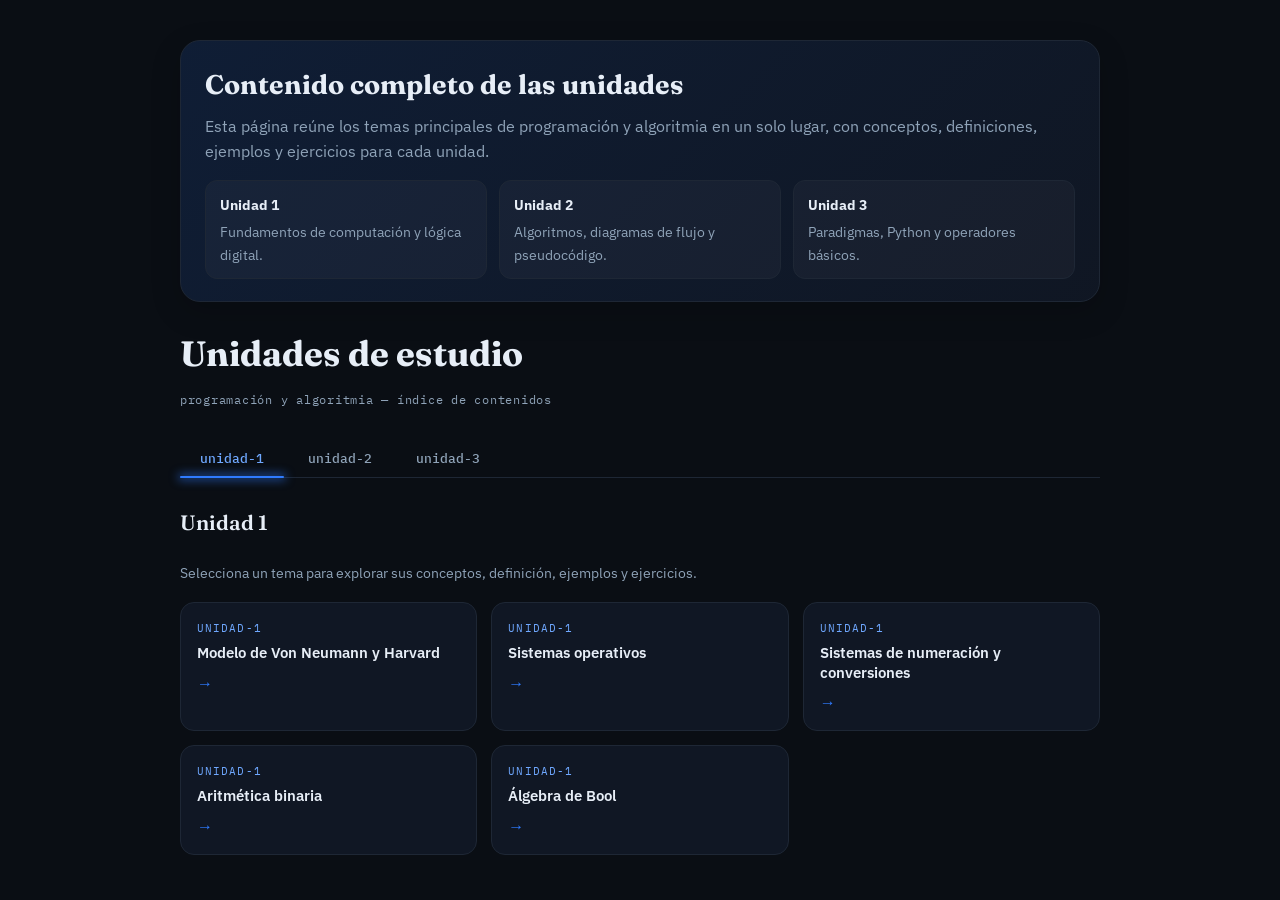
<file: unidades_completo.html>
<!DOCTYPE html>
<html lang="es">
<head>
<meta charset="UTF-8">
<meta name="viewport" content="width=device-width, initial-scale=1.0">
<title>Unidades de Estudio — Fernando Javier Garcia Llulluna</title>
<link rel="preconnect" href="https://fonts.googleapis.com">
<link rel="preconnect" href="https://fonts.gstatic.com" crossorigin>
<link href="https://fonts.googleapis.com/css2?family=Fraunces:opsz,wght@9..144,400;9..144,500;9..144,600;9..144,700&family=IBM+Plex+Sans:wght@400;500;600&family=IBM+Plex+Mono:wght@400;500&display=swap" rel="stylesheet">
<style>
  :root {
    --paper:      #0A0E14;
    --paper-2:    #10161F;
    --ink:        #E7EEF7;
    --ink-soft:   #8FA3B8;
    --teal:       #2F7BFF;
    --teal-dark:  #6FA8FF;
    --brass:      #4A93FF;
    --line:       #1E2735;
    --card:       #101724;
    --radius:     14px;
  }

  *, *::before, *::after { box-sizing: border-box; }
  html { scroll-behavior: smooth; }
  body {
    margin: 0;
    background: var(--paper);
    color: var(--ink);
    font-family: 'IBM Plex Sans', sans-serif;
    line-height: 1.6;
    padding: 40px 24px;
  }
  .wrap { max-width: 920px; margin: 0 auto; }

  .hero-intro {
    background: linear-gradient(135deg, rgba(47,123,255,0.14), rgba(16,23,36,0.95));
    border: 1px solid var(--line);
    border-radius: 20px;
    padding: 22px 24px;
    margin-bottom: 24px;
    box-shadow: 0 10px 30px rgba(0,0,0,0.18);
  }
  .hero-intro h2 {
    font-family: 'Fraunces', serif;
    font-size: clamp(1.3rem, 2.1vw, 1.7rem);
    margin: 0 0 8px;
    color: var(--ink);
  }
  .hero-intro p {
    margin: 0;
    color: var(--ink-soft);
    font-size: 0.97rem;
  }
  .hero-summary {
    display: grid;
    grid-template-columns: repeat(auto-fit, minmax(180px, 1fr));
    gap: 12px;
    margin-top: 16px;
  }
  .hero-pill {
    background: rgba(255,255,255,0.03);
    border: 1px solid var(--line);
    border-radius: 12px;
    padding: 12px 14px;
    color: var(--ink-soft);
    font-size: 0.9rem;
  }
  .hero-pill strong { color: var(--ink); display: block; margin-bottom: 4px; }

  /* ── UNITS SECTION ── */
  .units { margin-top: 0; }

  .units-heading {
    margin-bottom: 28px;
  }
  .units-heading h2 {
    font-family: 'Fraunces', serif;
    font-size: clamp(1.6rem, 3vw, 2.2rem);
    font-weight: 700;
    color: var(--ink);
    margin: 0 0 4px;
  }
  .units-heading .sub {
    font-family: 'IBM Plex Mono', monospace;
    font-size: 0.78rem;
    color: var(--ink-soft);
    letter-spacing: 0.06em;
  }

  /* ── TABS ── */
  .tabs {
    display: flex;
    gap: 4px;
    border-bottom: 1px solid var(--line);
    margin-bottom: 28px;
    position: relative;
    padding-bottom: 0;
  }
  .tab-btn {
    font-family: 'IBM Plex Mono', monospace;
    font-size: 0.82rem;
    font-weight: 500;
    color: var(--ink-soft);
    background: none;
    border: none;
    padding: 10px 20px;
    cursor: pointer;
    border-radius: 8px 8px 0 0;
    transition: color .2s;
    position: relative;
    z-index: 1;
  }
  .tab-btn[aria-selected="true"] {
    color: var(--teal-dark);
  }
  .tab-btn:hover { color: var(--ink); }

  .tab-indicator {
    position: absolute;
    bottom: -1px;
    height: 2px;
    background: var(--teal);
    border-radius: 2px;
    box-shadow: 0 0 10px 2px rgba(47,123,255,0.6);
    transition: left .35s cubic-bezier(.65,0,.35,1), width .35s cubic-bezier(.65,0,.35,1);
  }

  /* ── PANELS ── */
  .panels { position: relative; }
  .panel { display: none; }
  .panel[aria-hidden="false"] {
    display: block;
    animation: panelIn .35s cubic-bezier(.22,1,.36,1) both;
  }
  @keyframes panelIn {
    from { opacity: 0; transform: translateY(10px); }
    to   { opacity: 1; transform: translateY(0); }
  }

  .panel > h3 {
    font-family: 'Fraunces', serif;
    font-size: 1.3rem;
    font-weight: 600;
    color: var(--ink);
    margin: 0 0 22px;
  }

  /* ── TEMAS GRID ── */
  .temas-intro {
    font-size: 0.9rem;
    color: var(--ink-soft);
    margin: 0 0 18px;
  }
  .temas-grid {
    display: grid;
    grid-template-columns: repeat(auto-fill, minmax(220px, 1fr));
    gap: 14px;
  }
  .tema-card {
    background: var(--card);
    border: 1px solid var(--line);
    border-radius: var(--radius);
    padding: 18px 16px;
    text-align: left;
    cursor: pointer;
    display: flex;
    flex-direction: column;
    gap: 8px;
    transition: border-color .2s, transform .2s, box-shadow .2s;
    position: relative;
    overflow: hidden;
  }
  .tema-card:hover {
    border-color: var(--teal);
    transform: translateY(-3px);
    box-shadow: 0 8px 24px rgba(47,123,255,0.15);
  }
  .tema-eyebrow {
    font-family: 'IBM Plex Mono', monospace;
    font-size: 0.68rem;
    color: var(--teal-dark);
    text-transform: uppercase;
    letter-spacing: 0.1em;
  }
  .tema-label {
    font-family: 'IBM Plex Sans', sans-serif;
    font-size: 0.95rem;
    font-weight: 600;
    color: var(--ink);
    line-height: 1.3;
  }
  .tema-arrow {
    font-size: 1rem;
    color: var(--teal);
    margin-top: 4px;
  }

  /* ── TEMA DETAIL ── */
  .tema-detail {
    animation: panelIn .35s cubic-bezier(.22,1,.36,1) both;
  }
  .back-btn {
    display: inline-flex;
    align-items: center;
    gap: 6px;
    font-family: 'IBM Plex Mono', monospace;
    font-size: 0.78rem;
    color: var(--ink-soft);
    background: none;
    border: 1px solid var(--line);
    border-radius: 8px;
    padding: 6px 14px;
    cursor: pointer;
    margin-bottom: 20px;
    transition: color .2s, border-color .2s;
  }
  .back-btn:hover { color: var(--ink); border-color: var(--teal); }
  .back-arrow { font-size: 1rem; }

  .tema-title {
    font-family: 'Fraunces', serif;
    font-size: 1.25rem;
    font-weight: 600;
    color: var(--ink);
    margin: 0 0 20px;
  }

  /* ── SUBTABS ── */
  .subtabs {
    display: flex;
    gap: 2px;
    border-bottom: 1px solid var(--line);
    margin-bottom: 22px;
    position: relative;
  }
  .subtab-btn {
    font-family: 'IBM Plex Mono', monospace;
    font-size: 0.78rem;
    font-weight: 500;
    color: var(--ink-soft);
    background: none;
    border: none;
    padding: 8px 16px;
    cursor: pointer;
    transition: color .2s;
  }
  .subtab-btn[aria-selected="true"] {
    color: var(--teal-dark);
    font-weight: 600;
  }
  .subtab-indicator {
    position: absolute;
    bottom: -1px;
    height: 2px;
    background: var(--teal);
    border-radius: 2px;
    box-shadow: 0 0 8px 1px rgba(47,123,255,0.75);
    transition: left .35s cubic-bezier(.65,0,.35,1), width .35s cubic-bezier(.65,0,.35,1);
  }

  /* ── SUBPANELS ── */
  .subpanels { padding-top: 4px; }
  .subpanel { display: none; }
  .subpanel[aria-hidden="false"] {
    display: block;
    animation: panelIn .4s cubic-bezier(.22,1,.36,1) both;
  }
  .subpanel p {
    color: var(--ink-soft);
    font-size: 0.97rem;
    line-height: 1.75;
    max-width: 72ch;
    margin: 0;
  }
  .pending {
    display: inline-block;
    margin-top: 14px;
    font-family: 'IBM Plex Mono', monospace;
    font-size: 0.75rem;
    color: var(--ink-soft);
    opacity: 0.6;
  }
</style>
</head>
<body>
<div class="wrap">

<section class="hero-intro" aria-label="Resumen del contenido">
  <h2>Contenido completo de las unidades</h2>
  <p>Esta página reúne los temas principales de programación y algoritmia en un solo lugar, con conceptos, definiciones, ejemplos y ejercicios para cada unidad.</p>
  <div class="hero-summary">
    <div class="hero-pill"><strong>Unidad 1</strong>Fundamentos de computación y lógica digital.</div>
    <div class="hero-pill"><strong>Unidad 2</strong>Algoritmos, diagramas de flujo y pseudocódigo.</div>
    <div class="hero-pill"><strong>Unidad 3</strong>Paradigmas, Python y operadores básicos.</div>
  </div>
</section>

<section class="units">
  <div class="units-heading">
    <h2>Unidades de estudio</h2>
    <span class="sub">programación y algoritmia — índice de contenidos</span>
  </div>

  <div class="tabs" role="tablist" aria-label="Unidades del curso">
    <button class="tab-btn" role="tab" id="tab-1" aria-controls="panel-1" aria-selected="true"  data-target="1">unidad-1</button>
    <button class="tab-btn" role="tab" id="tab-2" aria-controls="panel-2" aria-selected="false" data-target="2">unidad-2</button>
    <button class="tab-btn" role="tab" id="tab-3" aria-controls="panel-3" aria-selected="false" data-target="3">unidad-3</button>
    <span class="tab-indicator" id="tab-indicator"></span>
  </div>

  <div class="panels">

    <!-- ══════════ PANEL UNIDAD 1 ══════════ -->
    <div class="panel" id="panel-1" role="tabpanel" aria-labelledby="tab-1" aria-hidden="false">
      <h3>Unidad 1</h3>

      <!-- ── VISTA TEMAS ── -->
      <div class="temas-view" data-unidad="1">
        <p class="temas-intro">Selecciona un tema para explorar sus conceptos, definición, ejemplos y ejercicios.</p>
        <div class="temas-grid">
          <button class="tema-card" data-tema="1">
            <span class="tema-eyebrow">unidad-1</span>
            <span class="tema-label">Modelo de Von Neumann y Harvard</span>
            <span class="tema-arrow">→</span>
          </button>
          <button class="tema-card" data-tema="2">
            <span class="tema-eyebrow">unidad-1</span>
            <span class="tema-label">Sistemas operativos</span>
            <span class="tema-arrow">→</span>
          </button>
          <button class="tema-card" data-tema="3">
            <span class="tema-eyebrow">unidad-1</span>
            <span class="tema-label">Sistemas de numeración y conversiones</span>
            <span class="tema-arrow">→</span>
          </button>
          <button class="tema-card" data-tema="4">
            <span class="tema-eyebrow">unidad-1</span>
            <span class="tema-label">Aritmética binaria</span>
            <span class="tema-arrow">→</span>
          </button>
          <button class="tema-card" data-tema="5">
            <span class="tema-eyebrow">unidad-1</span>
            <span class="tema-label">Álgebra de Bool</span>
            <span class="tema-arrow">→</span>
          </button>
        </div>
      </div>

      <!-- ── DETALLE TEMA ── -->
      <div class="tema-detail" data-unidad="1" hidden>
        <button class="back-btn"><span class="back-arrow">←</span> Volver a los temas</button>
        <h4 class="tema-title"></h4>
        <div class="subtabs" role="tablist">
          <button class="subtab-btn" data-sub="conceptos"  aria-selected="true" >Conceptos</button>
          <button class="subtab-btn" data-sub="definicion" aria-selected="false">Definición</button>
          <button class="subtab-btn" data-sub="ejemplos"   aria-selected="false">Ejemplos</button>
          <button class="subtab-btn" data-sub="ejercicios" aria-selected="false">Ejercicios</button>
          <span class="subtab-indicator"></span>
        </div>
        <div class="subpanels">
          <div class="subpanel" data-sub="conceptos"  aria-hidden="false"></div>
          <div class="subpanel" data-sub="definicion" aria-hidden="true"></div>
          <div class="subpanel" data-sub="ejemplos"   aria-hidden="true"></div>
          <div class="subpanel" data-sub="ejercicios" aria-hidden="true"></div>
        </div>
      </div>
    </div>

    <!-- ══════════ PANEL UNIDAD 2 ══════════ -->
    <div class="panel" id="panel-2" role="tabpanel" aria-labelledby="tab-2" aria-hidden="true">
      <h3>Unidad 2</h3>

      <div class="temas-view" data-unidad="2">
        <p class="temas-intro">Selecciona un tema para explorar sus conceptos, definición, ejemplos y ejercicios.</p>
        <div class="temas-grid">
          <button class="tema-card" data-tema="1">
            <span class="tema-eyebrow">unidad-2</span>
            <span class="tema-label">Algoritmos y sus características</span>
            <span class="tema-arrow">→</span>
          </button>
          <button class="tema-card" data-tema="2">
            <span class="tema-eyebrow">unidad-2</span>
            <span class="tema-label">Los diagramas de flujo como herramienta útil</span>
            <span class="tema-arrow">→</span>
          </button>
          <button class="tema-card" data-tema="3">
            <span class="tema-eyebrow">unidad-2</span>
            <span class="tema-label">Pseudocódigo: una herramienta útil</span>
            <span class="tema-arrow">→</span>
          </button>
          <button class="tema-card" data-tema="4">
            <span class="tema-eyebrow">unidad-2</span>
            <span class="tema-label">Modelado de problemas</span>
            <span class="tema-arrow">→</span>
          </button>
        </div>
      </div>

      <div class="tema-detail" data-unidad="2" hidden>
        <button class="back-btn"><span class="back-arrow">←</span> Volver a los temas</button>
        <h4 class="tema-title"></h4>
        <div class="subtabs" role="tablist">
          <button class="subtab-btn" data-sub="conceptos"  aria-selected="true" >Conceptos</button>
          <button class="subtab-btn" data-sub="definicion" aria-selected="false">Definición</button>
          <button class="subtab-btn" data-sub="ejemplos"   aria-selected="false">Ejemplos</button>
          <button class="subtab-btn" data-sub="ejercicios" aria-selected="false">Ejercicios</button>
          <span class="subtab-indicator"></span>
        </div>
        <div class="subpanels">
          <div class="subpanel" data-sub="conceptos"  aria-hidden="false"></div>
          <div class="subpanel" data-sub="definicion" aria-hidden="true"></div>
          <div class="subpanel" data-sub="ejemplos"   aria-hidden="true"></div>
          <div class="subpanel" data-sub="ejercicios" aria-hidden="true"></div>
        </div>
      </div>
    </div>

    <!-- ══════════ PANEL UNIDAD 3 ══════════ -->
    <div class="panel" id="panel-3" role="tabpanel" aria-labelledby="tab-3" aria-hidden="true">
      <h3>Unidad 3</h3>

      <div class="temas-view" data-unidad="3">
        <p class="temas-intro">Selecciona un tema para explorar sus conceptos, definición, ejemplos y ejercicios.</p>
        <div class="temas-grid">
          <button class="tema-card" data-tema="1">
            <span class="tema-eyebrow">unidad-3</span>
            <span class="tema-label">Lenguajes y paradigmas de programación</span>
            <span class="tema-arrow">→</span>
          </button>
          <button class="tema-card" data-tema="2">
            <span class="tema-eyebrow">unidad-3</span>
            <span class="tema-label">Introducción a la programación en Python</span>
            <span class="tema-arrow">→</span>
          </button>
          <button class="tema-card" data-tema="3">
            <span class="tema-eyebrow">unidad-3</span>
            <span class="tema-label">Operadores algebraicos, relacionales y lógicos</span>
            <span class="tema-arrow">→</span>
          </button>
        </div>
      </div>

      <div class="tema-detail" data-unidad="3" hidden>
        <button class="back-btn"><span class="back-arrow">←</span> Volver a los temas</button>
        <h4 class="tema-title"></h4>
        <div class="subtabs" role="tablist">
          <button class="subtab-btn" data-sub="conceptos"  aria-selected="true" >Conceptos</button>
          <button class="subtab-btn" data-sub="definicion" aria-selected="false">Definición</button>
          <button class="subtab-btn" data-sub="ejemplos"   aria-selected="false">Ejemplos</button>
          <button class="subtab-btn" data-sub="ejercicios" aria-selected="false">Ejercicios</button>
          <span class="subtab-indicator"></span>
        </div>
        <div class="subpanels">
          <div class="subpanel" data-sub="conceptos"  aria-hidden="false"></div>
          <div class="subpanel" data-sub="definicion" aria-hidden="true"></div>
          <div class="subpanel" data-sub="ejemplos"   aria-hidden="true"></div>
          <div class="subpanel" data-sub="ejercicios" aria-hidden="true"></div>
        </div>
      </div>
    </div>

  </div><!-- /panels -->
</section>

</div><!-- /wrap -->

<script>
/* ══════════════════════════════════════════
   CONTENIDO DE CADA TEMA
   ══════════════════════════════════════════ */
const temaData = {
  1: [
    /* ── Unidad 1 ── */
    {
      titulo:     'Modelo de Von Neumann y Harvard',
      conceptos:  'Este modelo describe la organización básica de una computadora digital. En la arquitectura de Von Neumann, la CPU accede a instrucciones y datos desde la misma memoria, lo que simplifica su diseño pero puede generar cuellos de botella. En cambio, la arquitectura Harvard separa físicamente la memoria para instrucciones y datos, lo que permite un acceso más rápido y un mayor rendimiento en sistemas embebidos y procesamiento en tiempo real.',
      definicion: 'La arquitectura de Von Neumann utiliza un único bus o espacio común para instrucciones y datos, mientras que la arquitectura Harvard usa caminos separados para cada tipo de información, favoreciendo la ejecución simultánea y la eficiencia del sistema.',
      ejemplos:   'Un microcontrolador de un electrodoméstico puede usar Harvard para ejecutar instrucciones y leer datos de forma más rápida, mientras que una computadora personal tradicional suele seguir el modelo de Von Neumann por su flexibilidad y simplicidad de diseño.',
      ejercicios: 'Explica con tus palabras la diferencia principal entre la arquitectura Von Neumann y Harvard, y señala en qué tipo de dispositivo usarías cada una. Justifica tu respuesta con un ejemplo real.'
    },
    {
      titulo:     'Sistemas operativos',
      conceptos:  'El sistema operativo es el software base que administra los recursos del computador. Controla la CPU, la memoria RAM, los dispositivos de entrada y salida, los archivos del sistema y la ejecución de programas. Además, proporciona una interfaz para que el usuario interactúe con el equipo de manera organizada y segura.',
      definicion: 'Un sistema operativo es el programa principal encargado de coordinar el hardware y las aplicaciones, gestionando procesos, memoria, almacenamiento y servicios del sistema para que todo funcione de manera estable.',
      ejemplos:   'Windows organiza tareas y archivos de forma visual; Linux se usa en servidores y entornos técnicos; macOS integra hardware y software de manera optimizada para ofrecer una experiencia más fluida.',
      ejercicios: 'Compara dos sistemas operativos distintos que hayas usado. Menciona al menos tres diferencias entre ellos en cuanto a interfaz, seguridad y uso de recursos del hardware.'
    },
    {
      titulo:     'Sistemas de numeración y conversiones: Binario, Octal y Hexadecimal',
      conceptos:  'Los sistemas de numeración son formas de representar cantidades usando un conjunto de símbolos y una base determinada. El sistema binario usa dos dígitos, el octal usa ocho y el hexadecimal usa dieciséis, lo que resulta muy útil en computación porque permite representar datos de forma compacta y eficiente.',
      definicion: 'Una conversión entre sistemas numéricos consiste en cambiar la base de representación sin alterar el valor original, por ejemplo, pasar de decimal a binario o de hexadecimal a octal.',
      ejemplos:   'El número decimal 15 se representa como 1111 en binario, 17 en octal y F en hexadecimal. Estas conversiones son frecuentes en programación y en el diseño de circuitos digitales.',
      ejercicios: 'Convierte los siguientes números: (a) 42 decimal a binario, (b) 255 decimal a hexadecimal, (c) 101101 binario a decimal. Muestra el procedimiento paso a paso.'
    },
    {
      titulo:     'Aritmética binaria',
      conceptos:  'La aritmética binaria realiza operaciones matemáticas utilizando únicamente dos dígitos: 0 y 1. Aunque parece simple, permite representar y procesar información digital en el hardware de las computadoras mediante operaciones lógicas y aritméticas.',
      definicion: 'La aritmética binaria incluye operaciones de suma, resta, multiplicación y división, siguiendo reglas específicas que se basan en la base 2 del sistema.',
      ejemplos:   'La suma 1 + 1 da como resultado 10 en binario, lo que muestra que al llegar a la base 2 se genera un acarreo. Este principio es fundamental para el funcionamiento de los circuitos y los procesadores.',
      ejercicios: 'Resuelve las siguientes operaciones en binario: (a) 1011 + 0110, (b) 1100 − 0101, (c) 101 × 11. Verifica tus resultados convirtiéndolos a decimal.'
    },
    {
      titulo:     'Álgebra de Bool',
      conceptos:  'El álgebra booleana trabaja con proposiciones que pueden ser verdaderas o falsas. Usa operadores lógicos como AND, OR y NOT para combinar condiciones y construir reglas de decisión, lo que resulta esencial en circuitos digitales y en la lógica de programación.',
      definicion: 'Es una rama de la lógica matemática que permite representar y analizar expresiones binarias mediante reglas algebraicas, facilitando la simplificación de circuitos y la toma de decisiones en sistemas computacionales.',
      ejemplos:   'La expresión A AND B solo es verdadera si ambas condiciones son verdaderas; la expresión NOT A invierte el valor de A. Estas reglas son la base de la lógica usada en programación y electrónica.',
      ejercicios: 'Construye la tabla de verdad para la expresión (A AND B) OR (NOT A). Luego simplifica la expresión si es posible y explica qué resultado obtienes.'
    }
  ],
  2: [
    /* ── Unidad 2 ── */
    {
      titulo:     'Algoritmos y sus características',
      conceptos:  'Un algoritmo es una secuencia organizada de instrucciones que resuelve un problema concreto. Debe estar bien definido, tener un inicio y un fin, y producir una solución esperada cuando se ejecuta. Es la base de la programación porque permite traducir una idea en pasos precisos.',
      definicion: 'Un algoritmo posee características como la finitud, la precisión, la entrada, la salida y la efectividad. Esto significa que debe terminar en un tiempo razonable y resolver el problema de manera correcta.',
      ejemplos:   'Un algoritmo para ordenar una lista puede comparar pares de elementos y moverlos hasta dejar la colección en orden ascendente. Este tipo de procedimiento se usa en búsquedas, cálculos y procesamiento de datos.',
      ejercicios: 'Diseña un algoritmo que reciba tres números y devuelva el mayor de los tres. Escribe los pasos en lenguaje natural indicando claramente la entrada, el proceso y la salida.'
    },
    {
      titulo:     'Los diagramas de flujo como herramienta útil',
      conceptos:  'Los diagramas de flujo son representaciones gráficas que muestran el orden de un proceso mediante símbolos como óvalos, rombos y flechas. Permiten visualizar de manera clara las decisiones, los pasos y la secuencia lógica de un algoritmo, incluso antes de escribir código.',
      definicion: 'Un diagrama de flujo es una herramienta de análisis y diseño que facilita la comprensión de procesos complejos al mostrarlos de forma visual y estructurada.',
      ejemplos:   'Un diagrama de flujo puede representar la lógica de un sistema que revisa si un número es positivo, negativo o cero, usando decisiones y ramificaciones para dirigir el proceso.',
      ejercicios: 'Dibuja el diagrama de flujo para un sistema que reciba la nota de un estudiante y muestre si aprobó (≥ 7) o reprobó (< 7). Usa los símbolos correctos: inicio/fin, proceso y decisión.'
    },
    {
      titulo:     'Pseudocódigo: una herramienta útil',
      conceptos:  'El pseudocódigo es una forma de describir un algoritmo usando un lenguaje sencillo, cercano al humano, pero con estructura lógica. Es útil para planificar soluciones sin depender de la sintaxis exacta de un lenguaje de programación.',
      definicion: 'Se define como una representación intermedia entre el lenguaje natural y el código real, ya que organiza las instrucciones de manera secuencial y comprensible.',
      ejemplos:   'Un ejemplo típico sería: iniciar, leer un número, verificar si es par, mostrar "par" o "impar" y terminar. Este tipo de estructura ayuda a preparar el algoritmo antes de traducirlo a un lenguaje real.',
      ejercicios: 'Escribe el pseudocódigo para un programa que calcule el promedio de cinco notas ingresadas por el usuario y determine si el estudiante aprobó o reprobó el curso.'
    },
    {
      titulo:     'Modelado de problemas',
      conceptos:  'El modelado de problemas consiste en identificar los elementos principales de una situación real: entradas, procesos, condiciones y resultados esperados. Esto permite transformar un problema complejo en una estructura lógica que pueda resolverse mediante algoritmos.',
      definicion: 'Es la etapa de abstracción en la que se organiza la información relevante para comprender mejor el problema y diseñar una solución eficiente.',
      ejemplos:   'En un problema de cálculo de promedio, se reconocen las notas como entradas, la suma y la división como proceso, y el resultado final como salida. Este enfoque facilita la construcción del algoritmo correcto.',
      ejercicios: 'Elige un problema cotidiano (como calcular el cambio en una tienda o verificar si una persona puede votar). Identifica sus entradas, procesos y salidas, y construye el modelo antes de escribir cualquier código.'
    }
  ],
  3: [
    /* ── Unidad 3 ── */
    {
      titulo:     'Lenguajes y paradigmas de programación',
      conceptos:  'Los lenguajes de programación permiten expresar algoritmos en una forma que pueda ejecutar una computadora. Los paradigmas de programación son estilos de pensamiento que guían la forma de resolver problemas, como el imperativo, el funcional o el orientado a objetos.',
      definicion: 'Un paradigma es un modelo de programación que define cómo se organizan los datos, las instrucciones y las estructuras para construir soluciones lógicas y reutilizables.',
      ejemplos:   'Python es un lenguaje multiparadigma porque permite programar de forma imperativa, orientada a objetos y, en algunos casos, funcional. Esto lo hace flexible para diferentes tipos de proyectos.',
      ejercicios: 'Investiga y describe brevemente tres paradigmas de programación distintos. Indica para qué tipo de proyectos se recomienda cada uno y da un ejemplo de lenguaje que lo use.'
    },
    {
      titulo:     'Introducción a la programación en Python',
      conceptos:  'Python es un lenguaje de programación de alto nivel, interpretado y fácil de leer, por lo que resulta ideal para iniciarse en la programación. Destaca por su sintaxis clara, la gran cantidad de bibliotecas disponibles y su uso en automatización, ciencia de datos, desarrollo web y scripting.',
      definicion: 'Python permite escribir programas con menos líneas de código que muchos lenguajes tradicionales, lo que facilita el aprendizaje y la comprensión de la lógica de programación.',
      ejemplos:   'Un programa simple puede imprimir un saludo, solicitar un nombre al usuario y mostrarlo en pantalla. También puede calcular la suma de varios números con instrucciones breves y claras.',
      ejercicios: 'Escribe un programa en Python que pida al usuario su nombre y su edad, y muestre un mensaje indicando en cuántos años cumplirá 100 años. Prueba el programa con al menos dos valores diferentes.'
    },
    {
      titulo:     'Operadores algebraicos, relacionales y lógicos',
      conceptos:  'Los operadores algebraicos realizan cálculos matemáticos como suma, resta y multiplicación; los relacionales comparan valores entre sí, como igualdad o mayor que; y los operadores lógicos combinan condiciones booleanas para formar decisiones más complejas.',
      definicion: 'Estos operadores son herramientas fundamentales en la programación porque permiten realizar cálculos, evaluar condiciones y controlar el flujo de un programa mediante decisiones lógicas.',
      ejemplos:   'a + b suma dos valores, a == b compara si son iguales, y (a > 0) and (b < 10) evalúa si ambas condiciones se cumplen al mismo tiempo. Este tipo de expresiones es muy común en programas reales.',
      ejercicios: 'Escribe en Python una expresión que verifique si un número está entre 1 y 100, y además es par. Luego pruébala con los valores 50, 7 y 101, e indica qué resultado arroja cada uno.'
    }
  ]
};

/* ══════════════════════════════════════════
   TABS PRINCIPALES
   ══════════════════════════════════════════ */
const tabs      = document.querySelectorAll('.tab-btn');
const panels    = document.querySelectorAll('.panel');
const indicator = document.getElementById('tab-indicator');

function moveIndicator(tab) {
  indicator.style.left  = tab.offsetLeft + 'px';
  indicator.style.width = tab.offsetWidth + 'px';
}

window.addEventListener('load', () => moveIndicator(document.querySelector('.tab-btn[aria-selected="true"]')));
window.addEventListener('resize', () => moveIndicator(document.querySelector('.tab-btn[aria-selected="true"]')));

tabs.forEach(tab => {
  tab.addEventListener('click', () => {
    const target = tab.dataset.target;
    tabs.forEach(t => t.setAttribute('aria-selected', 'false'));
    tab.setAttribute('aria-selected', 'true');
    moveIndicator(tab);
    panels.forEach(p => p.setAttribute('aria-hidden', 'true'));
    document.getElementById('panel-' + target).setAttribute('aria-hidden', 'false');
  });

  tab.addEventListener('keydown', e => {
    const arr = Array.from(tabs);
    const i   = arr.indexOf(tab);
    if (e.key === 'ArrowRight') { arr[(i + 1) % arr.length].focus(); arr[(i + 1) % arr.length].click(); }
    if (e.key === 'ArrowLeft')  { arr[(i - 1 + arr.length) % arr.length].focus(); arr[(i - 1 + arr.length) % arr.length].click(); }
  });
});

/* ══════════════════════════════════════════
   NAVEGACIÓN TEMAS + SUBTABS
   ══════════════════════════════════════════ */
document.querySelectorAll('.temas-view').forEach(vistaTemas => {
  const unidad    = Number(vistaTemas.dataset.unidad);
  const detalle   = document.querySelector('.tema-detail[data-unidad="' + unidad + '"]');
  const tituloEl  = detalle.querySelector('.tema-title');
  const backBtn   = detalle.querySelector('.back-btn');
  const subtabs   = detalle.querySelectorAll('.subtab-btn');
  const subpanels = detalle.querySelectorAll('.subpanel');
  const subInd    = detalle.querySelector('.subtab-indicator');

  function moveSubInd(btn) {
    subInd.style.left  = btn.offsetLeft + 'px';
    subInd.style.width = btn.offsetWidth + 'px';
  }

  function fillSubpanels(tema) {
    const d = temaData[unidad][tema - 1];
    detalle.querySelector('.subpanel[data-sub="conceptos"]').innerHTML  = '<p>' + d.conceptos  + '</p>';
    detalle.querySelector('.subpanel[data-sub="definicion"]').innerHTML = '<p>' + d.definicion + '</p>';
    detalle.querySelector('.subpanel[data-sub="ejemplos"]').innerHTML   = '<p>' + d.ejemplos   + '</p>';
    detalle.querySelector('.subpanel[data-sub="ejercicios"]').innerHTML =
      '<div style="line-height:1.75;">' +
      '<p style="margin-bottom:12px;"><strong style="color:#E7EEF7;">Ejercicio propuesto</strong></p>' +
      '<p>' + d.ejercicios + '</p>' +
      '</div>';
  }

  vistaTemas.querySelectorAll('.tema-card').forEach(card => {
    card.addEventListener('click', () => {
      const tema = Number(card.dataset.tema);
      tituloEl.textContent = temaData[unidad][tema - 1].titulo;

      fillSubpanels(tema);

      subtabs.forEach(s => s.setAttribute('aria-selected', 'false'));
      subtabs[0].setAttribute('aria-selected', 'true');
      subpanels.forEach(p => p.setAttribute('aria-hidden', 'true'));
      subpanels[0].setAttribute('aria-hidden', 'false');

      vistaTemas.hidden = true;
      detalle.hidden    = false;

      requestAnimationFrame(() => moveSubInd(subtabs[0]));
    });
  });

  backBtn.addEventListener('click', () => {
    detalle.hidden    = true;
    vistaTemas.hidden = false;
  });

  subtabs.forEach(btn => {
    btn.addEventListener('click', () => {
      subtabs.forEach(s => s.setAttribute('aria-selected', 'false'));
      btn.setAttribute('aria-selected', 'true');
      moveSubInd(btn);
      subpanels.forEach(p => p.setAttribute('aria-hidden', 'true'));
      detalle.querySelector('.subpanel[data-sub="' + btn.dataset.sub + '"]').setAttribute('aria-hidden', 'false');
    });
  });

  window.addEventListener('resize', () => {
    if (!detalle.hidden) {
      const activo = detalle.querySelector('.subtab-btn[aria-selected="true"]');
      if (activo) moveSubInd(activo);
    }
  });
});
</script>

</body>
</html>
</file>
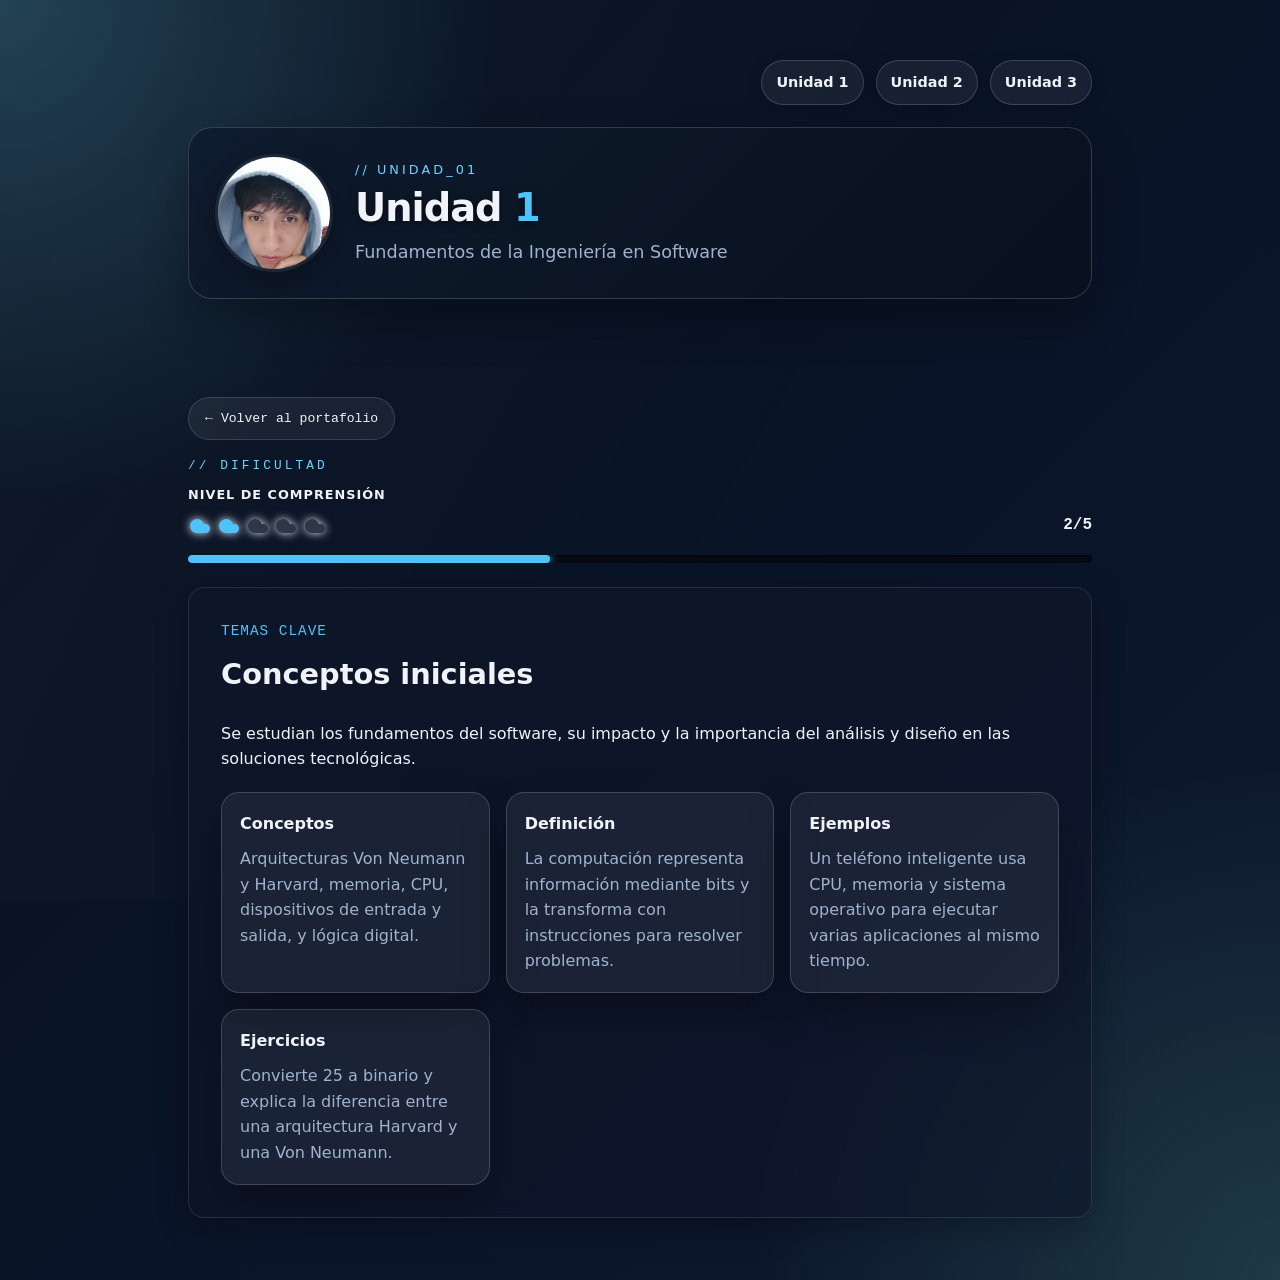
<file: docs/unidad1.html>
<!DOCTYPE html>
<html lang="es">
<head>
  <meta charset="UTF-8">
  <meta name="viewport" content="width=device-width, initial-scale=1.0">
  <title>Unidad 1 — Fernando Javier Garcia Llulluna</title>
  <link rel="stylesheet" href="style.css">
</head>
<body>
  <header>
    <nav class="topbar" aria-label="Navegación por unidades">
      <a class="nav-btn u1" href="unidad1.html">Unidad 1</a>
      <a class="nav-btn u2" href="unidad2.html">Unidad 2</a>
      <a class="nav-btn u3" href="unidad3.html">Unidad 3</a>
    </nav>

    <div class="brand-row">
      <img src="images/fernando-profile.jpg" alt="Foto de perfil" class="logo-badge profile-image" role="img" aria-label="Foto de perfil">
      <div class="brand-text">
        <p class="brand-tag">// unidad_01</p>
        <h1>Unidad <span style="color:#4FC3F7">1</span></h1>
        <p class="brand-sub">Fundamentos de la Ingeniería en Software</p>
      </div>
    </div>
  </header>

  <main>
    <a class="return-home-btn" href="../index.html" style="margin-bottom: 16px; display: inline-flex; align-items: center; gap: 8px; padding: 10px 16px; border-radius: 999px; background: rgba(255,255,255,0.06); border: 1px solid rgba(255,255,255,0.14); color: #f0f4f8; text-decoration: none; font-family: monospace; font-size: 0.82rem;"><span class="arrow">←</span> Volver al portafolio</a>
    <p class="section-label">// dificultad</p>
    <div class="cloud-section-label">Nivel de comprensión</div>
    <div class="cloud-row" aria-label="Dificultad 2 de 5">
      <span class="cloud"><svg viewBox="0 0 24 24" fill="none" xmlns="http://www.w3.org/2000/svg"><path d="M17.5 19H9a7 7 0 1 1 6.71-9h1.79a4.5 4.5 0 1 1 0 9Z" fill="#4FC3F7"/></svg></span>
      <span class="cloud"><svg viewBox="0 0 24 24" fill="none" xmlns="http://www.w3.org/2000/svg"><path d="M17.5 19H9a7 7 0 1 1 6.71-9h1.79a4.5 4.5 0 1 1 0 9Z" fill="#4FC3F7"/></svg></span>
      <span class="cloud"><svg viewBox="0 0 24 24" fill="none" xmlns="http://www.w3.org/2000/svg"><path d="M17.5 19H9a7 7 0 1 1 6.71-9h1.79a4.5 4.5 0 1 1 0 9Z" fill="#2D3748"/></svg></span>
      <span class="cloud"><svg viewBox="0 0 24 24" fill="none" xmlns="http://www.w3.org/2000/svg"><path d="M17.5 19H9a7 7 0 1 1 6.71-9h1.79a4.5 4.5 0 1 1 0 9Z" fill="#2D3748"/></svg></span>
      <span class="cloud"><svg viewBox="0 0 24 24" fill="none" xmlns="http://www.w3.org/2000/svg"><path d="M17.5 19H9a7 7 0 1 1 6.71-9h1.79a4.5 4.5 0 1 1 0 9Z" fill="#2D3748"/></svg></span>
      <span class="cloud-label">2/5</span>
    </div>
    <div class="diff-track"><div class="diff-fill t1" style="width:40%"></div></div>

    <div class="unit-card c1" style="margin-top:1rem;">
      <p class="card-num t1">Temas clave</p>
      <h3 class="card-title">Conceptos iniciales</h3>
      <p>Se estudian los fundamentos del software, su impacto y la importancia del análisis y diseño en las soluciones tecnológicas.</p>

      <div class="grid" style="margin-top:1.25rem; gap:1rem;">
        <div class="card">
          <h4 style="margin-bottom:0.6rem;">Conceptos</h4>
          <p>Arquitecturas Von Neumann y Harvard, memoria, CPU, dispositivos de entrada y salida, y lógica digital.</p>
        </div>
        <div class="card">
          <h4 style="margin-bottom:0.6rem;">Definición</h4>
          <p>La computación representa información mediante bits y la transforma con instrucciones para resolver problemas.</p>
        </div>
        <div class="card">
          <h4 style="margin-bottom:0.6rem;">Ejemplos</h4>
          <p>Un teléfono inteligente usa CPU, memoria y sistema operativo para ejecutar varias aplicaciones al mismo tiempo.</p>
        </div>
        <div class="card">
          <h4 style="margin-bottom:0.6rem;">Ejercicios</h4>
          <p>Convierte 25 a binario y explica la diferencia entre una arquitectura Harvard y una Von Neumann.</p>
        </div>
      </div>
    </div>
  </main>
</body>
</html>
</file>
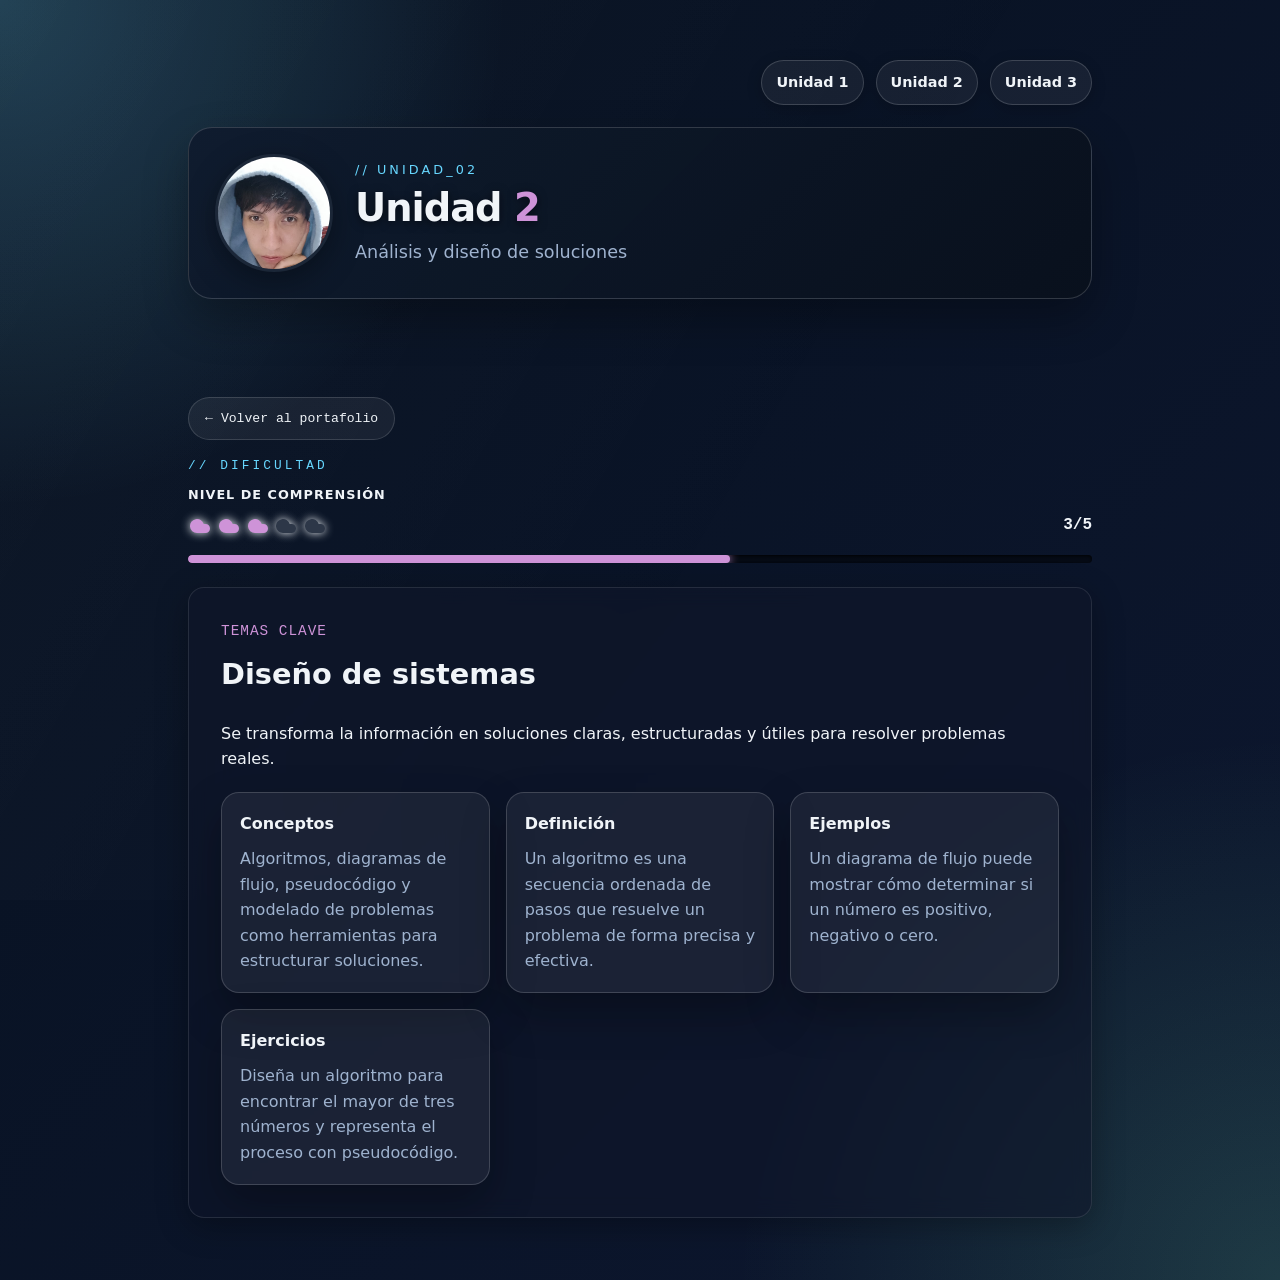
<file: docs/unidad2.html>
<!DOCTYPE html>
<html lang="es">
<head>
  <meta charset="UTF-8">
  <meta name="viewport" content="width=device-width, initial-scale=1.0">
  <title>Unidad 2 — Fernando Javier Garcia Llulluna</title>
  <link rel="stylesheet" href="style.css">
</head>
<body>
  <header>
    <nav class="topbar" aria-label="Navegación por unidades">
      <a class="nav-btn u1" href="unidad1.html">Unidad 1</a>
      <a class="nav-btn u2" href="unidad2.html">Unidad 2</a>
      <a class="nav-btn u3" href="unidad3.html">Unidad 3</a>
    </nav>

    <div class="brand-row">
      <img src="images/fernando-profile.jpg" alt="Foto de perfil" class="logo-badge profile-image" role="img" aria-label="Foto de perfil">
      <div class="brand-text">
        <p class="brand-tag">// unidad_02</p>
        <h1>Unidad <span style="color:#CE93D8">2</span></h1>
        <p class="brand-sub">Análisis y diseño de soluciones</p>
      </div>
    </div>
  </header>

  <main>
    <a class="return-home-btn" href="../index.html" style="margin-bottom: 16px; display: inline-flex; align-items: center; gap: 8px; padding: 10px 16px; border-radius: 999px; background: rgba(255,255,255,0.06); border: 1px solid rgba(255,255,255,0.14); color: #f0f4f8; text-decoration: none; font-family: monospace; font-size: 0.82rem;"><span class="arrow">←</span> Volver al portafolio</a>
    <p class="section-label">// dificultad</p>
    <div class="cloud-section-label">Nivel de comprensión</div>
    <div class="cloud-row" aria-label="Dificultad 3 de 5">
      <span class="cloud"><svg viewBox="0 0 24 24" fill="none" xmlns="http://www.w3.org/2000/svg"><path d="M17.5 19H9a7 7 0 1 1 6.71-9h1.79a4.5 4.5 0 1 1 0 9Z" fill="#CE93D8"/></svg></span>
      <span class="cloud"><svg viewBox="0 0 24 24" fill="none" xmlns="http://www.w3.org/2000/svg"><path d="M17.5 19H9a7 7 0 1 1 6.71-9h1.79a4.5 4.5 0 1 1 0 9Z" fill="#CE93D8"/></svg></span>
      <span class="cloud"><svg viewBox="0 0 24 24" fill="none" xmlns="http://www.w3.org/2000/svg"><path d="M17.5 19H9a7 7 0 1 1 6.71-9h1.79a4.5 4.5 0 1 1 0 9Z" fill="#CE93D8"/></svg></span>
      <span class="cloud"><svg viewBox="0 0 24 24" fill="none" xmlns="http://www.w3.org/2000/svg"><path d="M17.5 19H9a7 7 0 1 1 6.71-9h1.79a4.5 4.5 0 1 1 0 9Z" fill="#2D3748"/></svg></span>
      <span class="cloud"><svg viewBox="0 0 24 24" fill="none" xmlns="http://www.w3.org/2000/svg"><path d="M17.5 19H9a7 7 0 1 1 6.71-9h1.79a4.5 4.5 0 1 1 0 9Z" fill="#2D3748"/></svg></span>
      <span class="cloud-label">3/5</span>
    </div>
    <div class="diff-track"><div class="diff-fill t2" style="width:60%"></div></div>

    <div class="unit-card c2" style="margin-top:1rem;">
      <p class="card-num t2">Temas clave</p>
      <h3 class="card-title">Diseño de sistemas</h3>
      <p>Se transforma la información en soluciones claras, estructuradas y útiles para resolver problemas reales.</p>

      <div class="grid" style="margin-top:1.25rem; gap:1rem;">
        <div class="card">
          <h4 style="margin-bottom:0.6rem;">Conceptos</h4>
          <p>Algoritmos, diagramas de flujo, pseudocódigo y modelado de problemas como herramientas para estructurar soluciones.</p>
        </div>
        <div class="card">
          <h4 style="margin-bottom:0.6rem;">Definición</h4>
          <p>Un algoritmo es una secuencia ordenada de pasos que resuelve un problema de forma precisa y efectiva.</p>
        </div>
        <div class="card">
          <h4 style="margin-bottom:0.6rem;">Ejemplos</h4>
          <p>Un diagrama de flujo puede mostrar cómo determinar si un número es positivo, negativo o cero.</p>
        </div>
        <div class="card">
          <h4 style="margin-bottom:0.6rem;">Ejercicios</h4>
          <p>Diseña un algoritmo para encontrar el mayor de tres números y representa el proceso con pseudocódigo.</p>
        </div>
      </div>
    </div>
  </main>
</body>
</html>
</file>
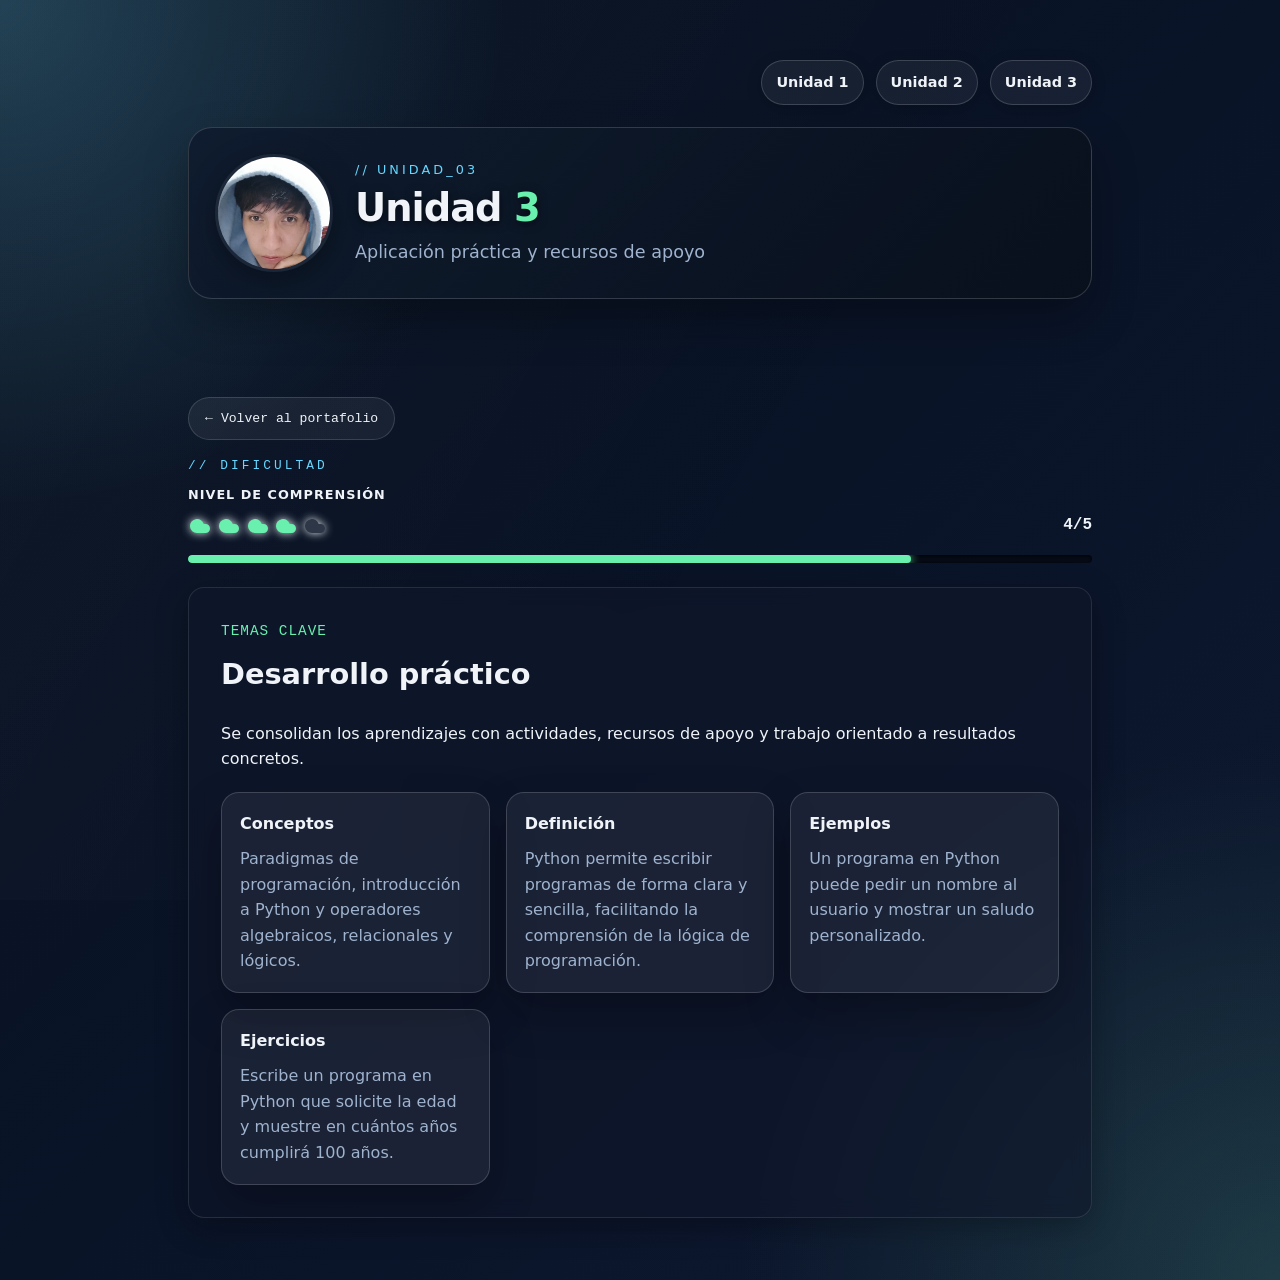
<file: docs/unidad3.html>
<!DOCTYPE html>
<html lang="es">
<head>
  <meta charset="UTF-8">
  <meta name="viewport" content="width=device-width, initial-scale=1.0">
  <title>Unidad 3 — Fernando Javier Garcia Llulluna</title>
  <link rel="stylesheet" href="style.css">
</head>
<body>
  <header>
    <nav class="topbar" aria-label="Navegación por unidades">
      <a class="nav-btn u1" href="unidad1.html">Unidad 1</a>
      <a class="nav-btn u2" href="unidad2.html">Unidad 2</a>
      <a class="nav-btn u3" href="unidad3.html">Unidad 3</a>
    </nav>

    <div class="brand-row">
      <img src="images/fernando-profile.jpg" alt="Foto de perfil" class="logo-badge profile-image" role="img" aria-label="Foto de perfil">
      <div class="brand-text">
        <p class="brand-tag">// unidad_03</p>
        <h1>Unidad <span style="color:#69F0AE">3</span></h1>
        <p class="brand-sub">Aplicación práctica y recursos de apoyo</p>
      </div>
    </div>
  </header>

  <main>
    <a class="return-home-btn" href="../index.html" style="margin-bottom: 16px; display: inline-flex; align-items: center; gap: 8px; padding: 10px 16px; border-radius: 999px; background: rgba(255,255,255,0.06); border: 1px solid rgba(255,255,255,0.14); color: #f0f4f8; text-decoration: none; font-family: monospace; font-size: 0.82rem;"><span class="arrow">←</span> Volver al portafolio</a>
    <p class="section-label">// dificultad</p>
    <div class="cloud-section-label">Nivel de comprensión</div>
    <div class="cloud-row" aria-label="Dificultad 4 de 5">
      <span class="cloud"><svg viewBox="0 0 24 24" fill="none" xmlns="http://www.w3.org/2000/svg"><path d="M17.5 19H9a7 7 0 1 1 6.71-9h1.79a4.5 4.5 0 1 1 0 9Z" fill="#69F0AE"/></svg></span>
      <span class="cloud"><svg viewBox="0 0 24 24" fill="none" xmlns="http://www.w3.org/2000/svg"><path d="M17.5 19H9a7 7 0 1 1 6.71-9h1.79a4.5 4.5 0 1 1 0 9Z" fill="#69F0AE"/></svg></span>
      <span class="cloud"><svg viewBox="0 0 24 24" fill="none" xmlns="http://www.w3.org/2000/svg"><path d="M17.5 19H9a7 7 0 1 1 6.71-9h1.79a4.5 4.5 0 1 1 0 9Z" fill="#69F0AE"/></svg></span>
      <span class="cloud"><svg viewBox="0 0 24 24" fill="none" xmlns="http://www.w3.org/2000/svg"><path d="M17.5 19H9a7 7 0 1 1 6.71-9h1.79a4.5 4.5 0 1 1 0 9Z" fill="#69F0AE"/></svg></span>
      <span class="cloud"><svg viewBox="0 0 24 24" fill="none" xmlns="http://www.w3.org/2000/svg"><path d="M17.5 19H9a7 7 0 1 1 6.71-9h1.79a4.5 4.5 0 1 1 0 9Z" fill="#2D3748"/></svg></span>
      <span class="cloud-label">4/5</span>
    </div>
    <div class="diff-track"><div class="diff-fill t3" style="width:80%"></div></div>

    <div class="unit-card c3" style="margin-top:1rem;">
      <p class="card-num t3">Temas clave</p>
      <h3 class="card-title">Desarrollo práctico</h3>
      <p>Se consolidan los aprendizajes con actividades, recursos de apoyo y trabajo orientado a resultados concretos.</p>

      <div class="grid" style="margin-top:1.25rem; gap:1rem;">
        <div class="card">
          <h4 style="margin-bottom:0.6rem;">Conceptos</h4>
          <p>Paradigmas de programación, introducción a Python y operadores algebraicos, relacionales y lógicos.</p>
        </div>
        <div class="card">
          <h4 style="margin-bottom:0.6rem;">Definición</h4>
          <p>Python permite escribir programas de forma clara y sencilla, facilitando la comprensión de la lógica de programación.</p>
        </div>
        <div class="card">
          <h4 style="margin-bottom:0.6rem;">Ejemplos</h4>
          <p>Un programa en Python puede pedir un nombre al usuario y mostrar un saludo personalizado.</p>
        </div>
        <div class="card">
          <h4 style="margin-bottom:0.6rem;">Ejercicios</h4>
          <p>Escribe un programa en Python que solicite la edad y muestre en cuántos años cumplirá 100 años.</p>
        </div>
      </div>
    </div>
  </main>
</body>
</html>
</file>
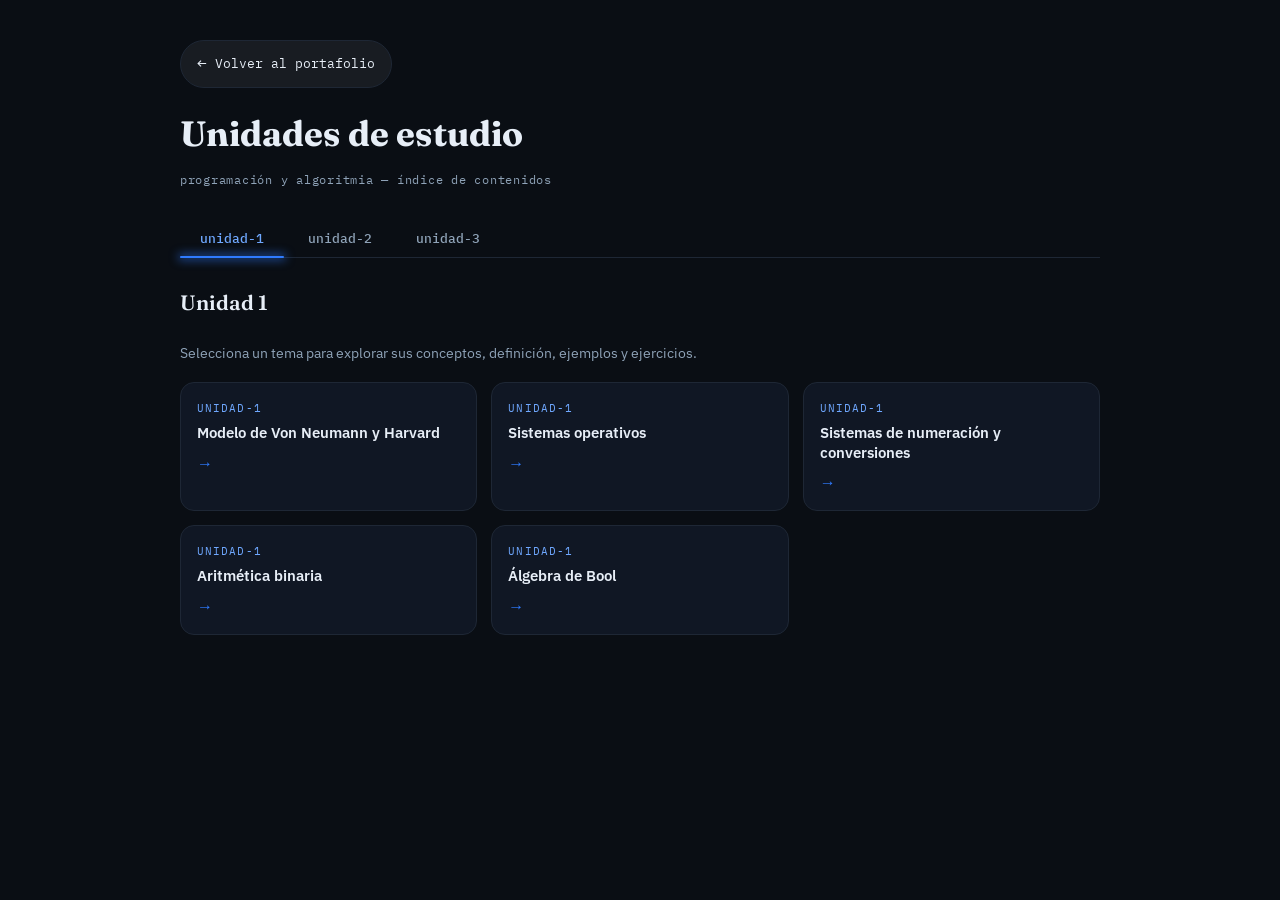
<file: docs/unidades_completo.html>
<!DOCTYPE html>
<html lang="es">
<head>
<meta charset="UTF-8">
<meta name="viewport" content="width=device-width, initial-scale=1.0">
<title>Unidades de Estudio — Fernando Javier Garcia Llulluna</title>
<link rel="preconnect" href="https://fonts.googleapis.com">
<link rel="preconnect" href="https://fonts.gstatic.com" crossorigin>
<link href="https://fonts.googleapis.com/css2?family=Fraunces:opsz,wght@9..144,400;9..144,500;9..144,600;9..144,700&family=IBM+Plex+Sans:wght@400;500;600&family=IBM+Plex+Mono:wght@400;500&display=swap" rel="stylesheet">
<style>
  :root {
    --paper:      #0A0E14;
    --paper-2:    #10161F;
    --ink:        #E7EEF7;
    --ink-soft:   #8FA3B8;
    --teal:       #2F7BFF;
    --teal-dark:  #6FA8FF;
    --brass:      #4A93FF;
    --line:       #1E2735;
    --card:       #101724;
    --radius:     14px;
  }

  *, *::before, *::after { box-sizing: border-box; }
  html { scroll-behavior: smooth; }
  body {
    margin: 0;
    background: var(--paper);
    color: var(--ink);
    font-family: 'IBM Plex Sans', sans-serif;
    line-height: 1.6;
    padding: 40px 24px;
  }
  .wrap { max-width: 920px; margin: 0 auto; }

  /* ── UNITS SECTION ── */
  .units { margin-top: 0; }

  .units-heading {
    margin-bottom: 28px;
  }
  .units-heading h2 {
    font-family: 'Fraunces', serif;
    font-size: clamp(1.6rem, 3vw, 2.2rem);
    font-weight: 700;
    color: var(--ink);
    margin: 0 0 4px;
  }
  .units-heading .sub {
    font-family: 'IBM Plex Mono', monospace;
    font-size: 0.78rem;
    color: var(--ink-soft);
    letter-spacing: 0.06em;
  }

  /* ── TABS ── */
  .tabs {
    display: flex;
    gap: 4px;
    border-bottom: 1px solid var(--line);
    margin-bottom: 28px;
    position: relative;
    padding-bottom: 0;
  }
  .tab-btn {
    font-family: 'IBM Plex Mono', monospace;
    font-size: 0.82rem;
    font-weight: 500;
    color: var(--ink-soft);
    background: none;
    border: none;
    padding: 10px 20px;
    cursor: pointer;
    border-radius: 8px 8px 0 0;
    transition: color .2s;
    position: relative;
    z-index: 1;
  }
  .tab-btn[aria-selected="true"] {
    color: var(--teal-dark);
  }
  .tab-btn:hover { color: var(--ink); }

  .tab-indicator {
    position: absolute;
    bottom: -1px;
    height: 2px;
    background: var(--teal);
    border-radius: 2px;
    box-shadow: 0 0 10px 2px rgba(47,123,255,0.6);
    transition: left .35s cubic-bezier(.65,0,.35,1), width .35s cubic-bezier(.65,0,.35,1);
  }

  /* ── PANELS ── */
  .panels { position: relative; }
  .panel { display: none; }
  .panel[aria-hidden="false"] {
    display: block;
    animation: panelIn .35s cubic-bezier(.22,1,.36,1) both;
  }
  @keyframes panelIn {
    from { opacity: 0; transform: translateY(10px); }
    to   { opacity: 1; transform: translateY(0); }
  }

  .panel > h3 {
    font-family: 'Fraunces', serif;
    font-size: 1.3rem;
    font-weight: 600;
    color: var(--ink);
    margin: 0 0 22px;
  }

  /* ── TEMAS GRID ── */
  .temas-intro {
    font-size: 0.9rem;
    color: var(--ink-soft);
    margin: 0 0 18px;
  }
  .temas-grid {
    display: grid;
    grid-template-columns: repeat(auto-fill, minmax(220px, 1fr));
    gap: 14px;
  }
  .tema-card {
    background: var(--card);
    border: 1px solid var(--line);
    border-radius: var(--radius);
    padding: 18px 16px;
    text-align: left;
    cursor: pointer;
    display: flex;
    flex-direction: column;
    gap: 8px;
    transition: border-color .2s, transform .2s, box-shadow .2s;
    position: relative;
    overflow: hidden;
  }
  .tema-card:hover {
    border-color: var(--teal);
    transform: translateY(-3px);
    box-shadow: 0 8px 24px rgba(47,123,255,0.15);
  }
  .tema-eyebrow {
    font-family: 'IBM Plex Mono', monospace;
    font-size: 0.68rem;
    color: var(--teal-dark);
    text-transform: uppercase;
    letter-spacing: 0.1em;
  }
  .tema-label {
    font-family: 'IBM Plex Sans', sans-serif;
    font-size: 0.95rem;
    font-weight: 600;
    color: var(--ink);
    line-height: 1.3;
  }
  .tema-arrow {
    font-size: 1rem;
    color: var(--teal);
    margin-top: 4px;
  }

  /* ── TEMA DETAIL ── */
  .tema-detail {
    animation: panelIn .35s cubic-bezier(.22,1,.36,1) both;
  }
  .back-btn {
    display: inline-flex;
    align-items: center;
    gap: 6px;
    font-family: 'IBM Plex Mono', monospace;
    font-size: 0.78rem;
    color: var(--ink-soft);
    background: none;
    border: 1px solid var(--line);
    border-radius: 8px;
    padding: 6px 14px;
    cursor: pointer;
    margin-bottom: 20px;
    transition: color .2s, border-color .2s;
  }
  .back-btn:hover { color: var(--ink); border-color: var(--teal); }
  .back-arrow { font-size: 1rem; }

  .tema-title {
    font-family: 'Fraunces', serif;
    font-size: 1.25rem;
    font-weight: 600;
    color: var(--ink);
    margin: 0 0 20px;
  }

  /* ── SUBTABS ── */
  .subtabs {
    display: flex;
    gap: 2px;
    border-bottom: 1px solid var(--line);
    margin-bottom: 22px;
    position: relative;
  }
  .subtab-btn {
    font-family: 'IBM Plex Mono', monospace;
    font-size: 0.78rem;
    font-weight: 500;
    color: var(--ink-soft);
    background: none;
    border: none;
    padding: 8px 16px;
    cursor: pointer;
    transition: color .2s;
  }
  .subtab-btn[aria-selected="true"] {
    color: var(--teal-dark);
    font-weight: 600;
  }
  .subtab-indicator {
    position: absolute;
    bottom: -1px;
    height: 2px;
    background: var(--teal);
    border-radius: 2px;
    box-shadow: 0 0 8px 1px rgba(47,123,255,0.75);
    transition: left .35s cubic-bezier(.65,0,.35,1), width .35s cubic-bezier(.65,0,.35,1);
  }

  /* ── SUBPANELS ── */
  .subpanels { padding-top: 4px; }
  .subpanel { display: none; }
  .subpanel[aria-hidden="false"] {
    display: block;
    animation: panelIn .4s cubic-bezier(.22,1,.36,1) both;
  }
  .subpanel p {
    color: var(--ink-soft);
    font-size: 0.97rem;
    line-height: 1.75;
    max-width: 72ch;
    margin: 0;
  }
  .return-home-btn {
    display: inline-flex;
    align-items: center;
    gap: 8px;
    margin-bottom: 18px;
    padding: 10px 16px;
    border-radius: 999px;
    background: rgba(255,255,255,0.06);
    border: 1px solid var(--line);
    color: var(--ink);
    text-decoration: none;
    font-family: 'IBM Plex Mono', monospace;
    font-size: 0.82rem;
    transition: transform .2s ease, border-color .2s ease;
  }
  .return-home-btn:hover { transform: translateY(-2px); border-color: var(--teal); }
  .return-home-btn .arrow { font-size: 1rem; }
  .pending {
    display: inline-block;
    margin-top: 14px;
    font-family: 'IBM Plex Mono', monospace;
    font-size: 0.75rem;
    color: var(--ink-soft);
    opacity: 0.6;
  }
</style>
</head>
<body>
<div class="wrap">
<a class="return-home-btn" href="../index.html"><span class="arrow">←</span> Volver al portafolio</a>

<section class="units">
  <div class="units-heading">
    <h2>Unidades de estudio</h2>
    <span class="sub">programación y algoritmia — índice de contenidos</span>
  </div>

  <div class="tabs" role="tablist" aria-label="Unidades del curso">
    <button class="tab-btn" role="tab" id="tab-1" aria-controls="panel-1" aria-selected="true"  data-target="1">unidad-1</button>
    <button class="tab-btn" role="tab" id="tab-2" aria-controls="panel-2" aria-selected="false" data-target="2">unidad-2</button>
    <button class="tab-btn" role="tab" id="tab-3" aria-controls="panel-3" aria-selected="false" data-target="3">unidad-3</button>
    <span class="tab-indicator" id="tab-indicator"></span>
  </div>

  <div class="panels">

    <!-- ══════════ PANEL UNIDAD 1 ══════════ -->
    <div class="panel" id="panel-1" role="tabpanel" aria-labelledby="tab-1" aria-hidden="false">
      <h3>Unidad 1</h3>

      <!-- ── VISTA TEMAS ── -->
      <div class="temas-view" data-unidad="1">
        <p class="temas-intro">Selecciona un tema para explorar sus conceptos, definición, ejemplos y ejercicios.</p>
        <div class="temas-grid">
          <button class="tema-card" data-tema="1">
            <span class="tema-eyebrow">unidad-1</span>
            <span class="tema-label">Modelo de Von Neumann y Harvard</span>
            <span class="tema-arrow">→</span>
          </button>
          <button class="tema-card" data-tema="2">
            <span class="tema-eyebrow">unidad-1</span>
            <span class="tema-label">Sistemas operativos</span>
            <span class="tema-arrow">→</span>
          </button>
          <button class="tema-card" data-tema="3">
            <span class="tema-eyebrow">unidad-1</span>
            <span class="tema-label">Sistemas de numeración y conversiones</span>
            <span class="tema-arrow">→</span>
          </button>
          <button class="tema-card" data-tema="4">
            <span class="tema-eyebrow">unidad-1</span>
            <span class="tema-label">Aritmética binaria</span>
            <span class="tema-arrow">→</span>
          </button>
          <button class="tema-card" data-tema="5">
            <span class="tema-eyebrow">unidad-1</span>
            <span class="tema-label">Álgebra de Bool</span>
            <span class="tema-arrow">→</span>
          </button>
        </div>
      </div>

      <!-- ── DETALLE TEMA ── -->
      <div class="tema-detail" data-unidad="1" hidden>
        <button class="back-btn"><span class="back-arrow">←</span> Volver a los temas</button>
        <h4 class="tema-title"></h4>
        <div class="subtabs" role="tablist">
          <button class="subtab-btn" data-sub="conceptos"  aria-selected="true" >Conceptos</button>
          <button class="subtab-btn" data-sub="definicion" aria-selected="false">Definición</button>
          <button class="subtab-btn" data-sub="ejemplos"   aria-selected="false">Ejemplos</button>
          <button class="subtab-btn" data-sub="ejercicios" aria-selected="false">Ejercicios</button>
          <span class="subtab-indicator"></span>
        </div>
        <div class="subpanels">
          <div class="subpanel" data-sub="conceptos"  aria-hidden="false"></div>
          <div class="subpanel" data-sub="definicion" aria-hidden="true"></div>
          <div class="subpanel" data-sub="ejemplos"   aria-hidden="true"></div>
          <div class="subpanel" data-sub="ejercicios" aria-hidden="true"></div>
        </div>
      </div>
    </div>

    <!-- ══════════ PANEL UNIDAD 2 ══════════ -->
    <div class="panel" id="panel-2" role="tabpanel" aria-labelledby="tab-2" aria-hidden="true">
      <h3>Unidad 2</h3>

      <div class="temas-view" data-unidad="2">
        <p class="temas-intro">Selecciona un tema para explorar sus conceptos, definición, ejemplos y ejercicios.</p>
        <div class="temas-grid">
          <button class="tema-card" data-tema="1">
            <span class="tema-eyebrow">unidad-2</span>
            <span class="tema-label">Algoritmos y sus características</span>
            <span class="tema-arrow">→</span>
          </button>
          <button class="tema-card" data-tema="2">
            <span class="tema-eyebrow">unidad-2</span>
            <span class="tema-label">Los diagramas de flujo como herramienta útil</span>
            <span class="tema-arrow">→</span>
          </button>
          <button class="tema-card" data-tema="3">
            <span class="tema-eyebrow">unidad-2</span>
            <span class="tema-label">Pseudocódigo: una herramienta útil</span>
            <span class="tema-arrow">→</span>
          </button>
          <button class="tema-card" data-tema="4">
            <span class="tema-eyebrow">unidad-2</span>
            <span class="tema-label">Modelado de problemas</span>
            <span class="tema-arrow">→</span>
          </button>
        </div>
      </div>

      <div class="tema-detail" data-unidad="2" hidden>
        <button class="back-btn"><span class="back-arrow">←</span> Volver a los temas</button>
        <h4 class="tema-title"></h4>
        <div class="subtabs" role="tablist">
          <button class="subtab-btn" data-sub="conceptos"  aria-selected="true" >Conceptos</button>
          <button class="subtab-btn" data-sub="definicion" aria-selected="false">Definición</button>
          <button class="subtab-btn" data-sub="ejemplos"   aria-selected="false">Ejemplos</button>
          <button class="subtab-btn" data-sub="ejercicios" aria-selected="false">Ejercicios</button>
          <span class="subtab-indicator"></span>
        </div>
        <div class="subpanels">
          <div class="subpanel" data-sub="conceptos"  aria-hidden="false"></div>
          <div class="subpanel" data-sub="definicion" aria-hidden="true"></div>
          <div class="subpanel" data-sub="ejemplos"   aria-hidden="true"></div>
          <div class="subpanel" data-sub="ejercicios" aria-hidden="true"></div>
        </div>
      </div>
    </div>

    <!-- ══════════ PANEL UNIDAD 3 ══════════ -->
    <div class="panel" id="panel-3" role="tabpanel" aria-labelledby="tab-3" aria-hidden="true">
      <h3>Unidad 3</h3>

      <div class="temas-view" data-unidad="3">
        <p class="temas-intro">Selecciona un tema para explorar sus conceptos, definición, ejemplos y ejercicios.</p>
        <div class="temas-grid">
          <button class="tema-card" data-tema="1">
            <span class="tema-eyebrow">unidad-3</span>
            <span class="tema-label">Lenguajes y paradigmas de programación</span>
            <span class="tema-arrow">→</span>
          </button>
          <button class="tema-card" data-tema="2">
            <span class="tema-eyebrow">unidad-3</span>
            <span class="tema-label">Introducción a la programación en Python</span>
            <span class="tema-arrow">→</span>
          </button>
          <button class="tema-card" data-tema="3">
            <span class="tema-eyebrow">unidad-3</span>
            <span class="tema-label">Operadores algebraicos, relacionales y lógicos</span>
            <span class="tema-arrow">→</span>
          </button>
        </div>
      </div>

      <div class="tema-detail" data-unidad="3" hidden>
        <button class="back-btn"><span class="back-arrow">←</span> Volver a los temas</button>
        <h4 class="tema-title"></h4>
        <div class="subtabs" role="tablist">
          <button class="subtab-btn" data-sub="conceptos"  aria-selected="true" >Conceptos</button>
          <button class="subtab-btn" data-sub="definicion" aria-selected="false">Definición</button>
          <button class="subtab-btn" data-sub="ejemplos"   aria-selected="false">Ejemplos</button>
          <button class="subtab-btn" data-sub="ejercicios" aria-selected="false">Ejercicios</button>
          <span class="subtab-indicator"></span>
        </div>
        <div class="subpanels">
          <div class="subpanel" data-sub="conceptos"  aria-hidden="false"></div>
          <div class="subpanel" data-sub="definicion" aria-hidden="true"></div>
          <div class="subpanel" data-sub="ejemplos"   aria-hidden="true"></div>
          <div class="subpanel" data-sub="ejercicios" aria-hidden="true"></div>
        </div>
      </div>
    </div>

  </div><!-- /panels -->
</section>

</div><!-- /wrap -->

<script>
/* ══════════════════════════════════════════
   CONTENIDO DE CADA TEMA
   ══════════════════════════════════════════ */
const temaData = {
  1: [
    /* ── Unidad 1 ── */
    {
      titulo:     'Modelo de Von Neumann y Harvard',
      conceptos:  'Este modelo describe la organización básica de una computadora digital. En la arquitectura de Von Neumann, la CPU accede a instrucciones y datos desde la misma memoria, lo que simplifica su diseño pero puede generar cuellos de botella. En cambio, la arquitectura Harvard separa físicamente la memoria para instrucciones y datos, lo que permite un acceso más rápido y un mayor rendimiento en sistemas embebidos y procesamiento en tiempo real.',
      definicion: 'La arquitectura de Von Neumann utiliza un único bus o espacio común para instrucciones y datos, mientras que la arquitectura Harvard usa caminos separados para cada tipo de información, favoreciendo la ejecución simultánea y la eficiencia del sistema.',
      ejemplos:   'Un microcontrolador de un electrodoméstico puede usar Harvard para ejecutar instrucciones y leer datos de forma más rápida, mientras que una computadora personal tradicional suele seguir el modelo de Von Neumann por su flexibilidad y simplicidad de diseño.',
      ejercicios: 'Explica con tus palabras la diferencia principal entre la arquitectura Von Neumann y Harvard, y señala en qué tipo de dispositivo usarías cada una. Justifica tu respuesta con un ejemplo real.'
    },
    {
      titulo:     'Sistemas operativos',
      conceptos:  'El sistema operativo es el software base que administra los recursos del computador. Controla la CPU, la memoria RAM, los dispositivos de entrada y salida, los archivos del sistema y la ejecución de programas. Además, proporciona una interfaz para que el usuario interactúe con el equipo de manera organizada y segura.',
      definicion: 'Un sistema operativo es el programa principal encargado de coordinar el hardware y las aplicaciones, gestionando procesos, memoria, almacenamiento y servicios del sistema para que todo funcione de manera estable.',
      ejemplos:   'Windows organiza tareas y archivos de forma visual; Linux se usa en servidores y entornos técnicos; macOS integra hardware y software de manera optimizada para ofrecer una experiencia más fluida.',
      ejercicios: 'Compara dos sistemas operativos distintos que hayas usado. Menciona al menos tres diferencias entre ellos en cuanto a interfaz, seguridad y uso de recursos del hardware.'
    },
    {
      titulo:     'Sistemas de numeración y conversiones: Binario, Octal y Hexadecimal',
      conceptos:  'Los sistemas de numeración son formas de representar cantidades usando un conjunto de símbolos y una base determinada. El sistema binario usa dos dígitos, el octal usa ocho y el hexadecimal usa dieciséis, lo que resulta muy útil en computación porque permite representar datos de forma compacta y eficiente.',
      definicion: 'Una conversión entre sistemas numéricos consiste en cambiar la base de representación sin alterar el valor original, por ejemplo, pasar de decimal a binario o de hexadecimal a octal.',
      ejemplos:   'El número decimal 15 se representa como 1111 en binario, 17 en octal y F en hexadecimal. Estas conversiones son frecuentes en programación y en el diseño de circuitos digitales.',
      ejercicios: 'Convierte los siguientes números: (a) 42 decimal a binario, (b) 255 decimal a hexadecimal, (c) 101101 binario a decimal. Muestra el procedimiento paso a paso.'
    },
    {
      titulo:     'Aritmética binaria',
      conceptos:  'La aritmética binaria realiza operaciones matemáticas utilizando únicamente dos dígitos: 0 y 1. Aunque parece simple, permite representar y procesar información digital en el hardware de las computadoras mediante operaciones lógicas y aritméticas.',
      definicion: 'La aritmética binaria incluye operaciones de suma, resta, multiplicación y división, siguiendo reglas específicas que se basan en la base 2 del sistema.',
      ejemplos:   'La suma 1 + 1 da como resultado 10 en binario, lo que muestra que al llegar a la base 2 se genera un acarreo. Este principio es fundamental para el funcionamiento de los circuitos y los procesadores.',
      ejercicios: 'Resuelve las siguientes operaciones en binario: (a) 1011 + 0110, (b) 1100 − 0101, (c) 101 × 11. Verifica tus resultados convirtiéndolos a decimal.'
    },
    {
      titulo:     'Álgebra de Bool',
      conceptos:  'El álgebra booleana trabaja con proposiciones que pueden ser verdaderas o falsas. Usa operadores lógicos como AND, OR y NOT para combinar condiciones y construir reglas de decisión, lo que resulta esencial en circuitos digitales y en la lógica de programación.',
      definicion: 'Es una rama de la lógica matemática que permite representar y analizar expresiones binarias mediante reglas algebraicas, facilitando la simplificación de circuitos y la toma de decisiones en sistemas computacionales.',
      ejemplos:   'La expresión A AND B solo es verdadera si ambas condiciones son verdaderas; la expresión NOT A invierte el valor de A. Estas reglas son la base de la lógica usada en programación y electrónica.',
      ejercicios: 'Construye la tabla de verdad para la expresión (A AND B) OR (NOT A). Luego simplifica la expresión si es posible y explica qué resultado obtienes.'
    }
  ],
  2: [
    /* ── Unidad 2 ── */
    {
      titulo:     'Algoritmos y sus características',
      conceptos:  'Un algoritmo es una secuencia organizada de instrucciones que resuelve un problema concreto. Debe estar bien definido, tener un inicio y un fin, y producir una solución esperada cuando se ejecuta. Es la base de la programación porque permite traducir una idea en pasos precisos.',
      definicion: 'Un algoritmo posee características como la finitud, la precisión, la entrada, la salida y la efectividad. Esto significa que debe terminar en un tiempo razonable y resolver el problema de manera correcta.',
      ejemplos:   'Un algoritmo para ordenar una lista puede comparar pares de elementos y moverlos hasta dejar la colección en orden ascendente. Este tipo de procedimiento se usa en búsquedas, cálculos y procesamiento de datos.',
      ejercicios: 'Diseña un algoritmo que reciba tres números y devuelva el mayor de los tres. Escribe los pasos en lenguaje natural indicando claramente la entrada, el proceso y la salida.'
    },
    {
      titulo:     'Los diagramas de flujo como herramienta útil',
      conceptos:  'Los diagramas de flujo son representaciones gráficas que muestran el orden de un proceso mediante símbolos como óvalos, rombos y flechas. Permiten visualizar de manera clara las decisiones, los pasos y la secuencia lógica de un algoritmo, incluso antes de escribir código.',
      definicion: 'Un diagrama de flujo es una herramienta de análisis y diseño que facilita la comprensión de procesos complejos al mostrarlos de forma visual y estructurada.',
      ejemplos:   'Un diagrama de flujo puede representar la lógica de un sistema que revisa si un número es positivo, negativo o cero, usando decisiones y ramificaciones para dirigir el proceso.',
      ejercicios: 'Dibuja el diagrama de flujo para un sistema que reciba la nota de un estudiante y muestre si aprobó (≥ 7) o reprobó (< 7). Usa los símbolos correctos: inicio/fin, proceso y decisión.'
    },
    {
      titulo:     'Pseudocódigo: una herramienta útil',
      conceptos:  'El pseudocódigo es una forma de describir un algoritmo usando un lenguaje sencillo, cercano al humano, pero con estructura lógica. Es útil para planificar soluciones sin depender de la sintaxis exacta de un lenguaje de programación.',
      definicion: 'Se define como una representación intermedia entre el lenguaje natural y el código real, ya que organiza las instrucciones de manera secuencial y comprensible.',
      ejemplos:   'Un ejemplo típico sería: iniciar, leer un número, verificar si es par, mostrar "par" o "impar" y terminar. Este tipo de estructura ayuda a preparar el algoritmo antes de traducirlo a un lenguaje real.',
      ejercicios: 'Escribe el pseudocódigo para un programa que calcule el promedio de cinco notas ingresadas por el usuario y determine si el estudiante aprobó o reprobó el curso.'
    },
    {
      titulo:     'Modelado de problemas',
      conceptos:  'El modelado de problemas consiste en identificar los elementos principales de una situación real: entradas, procesos, condiciones y resultados esperados. Esto permite transformar un problema complejo en una estructura lógica que pueda resolverse mediante algoritmos.',
      definicion: 'Es la etapa de abstracción en la que se organiza la información relevante para comprender mejor el problema y diseñar una solución eficiente.',
      ejemplos:   'En un problema de cálculo de promedio, se reconocen las notas como entradas, la suma y la división como proceso, y el resultado final como salida. Este enfoque facilita la construcción del algoritmo correcto.',
      ejercicios: 'Elige un problema cotidiano (como calcular el cambio en una tienda o verificar si una persona puede votar). Identifica sus entradas, procesos y salidas, y construye el modelo antes de escribir cualquier código.'
    }
  ],
  3: [
    /* ── Unidad 3 ── */
    {
      titulo:     'Lenguajes y paradigmas de programación',
      conceptos:  'Los lenguajes de programación permiten expresar algoritmos en una forma que pueda ejecutar una computadora. Los paradigmas de programación son estilos de pensamiento que guían la forma de resolver problemas, como el imperativo, el funcional o el orientado a objetos.',
      definicion: 'Un paradigma es un modelo de programación que define cómo se organizan los datos, las instrucciones y las estructuras para construir soluciones lógicas y reutilizables.',
      ejemplos:   'Python es un lenguaje multiparadigma porque permite programar de forma imperativa, orientada a objetos y, en algunos casos, funcional. Esto lo hace flexible para diferentes tipos de proyectos.',
      ejercicios: 'Investiga y describe brevemente tres paradigmas de programación distintos. Indica para qué tipo de proyectos se recomienda cada uno y da un ejemplo de lenguaje que lo use.'
    },
    {
      titulo:     'Introducción a la programación en Python',
      conceptos:  'Python es un lenguaje de programación de alto nivel, interpretado y fácil de leer, por lo que resulta ideal para iniciarse en la programación. Destaca por su sintaxis clara, la gran cantidad de bibliotecas disponibles y su uso en automatización, ciencia de datos, desarrollo web y scripting.',
      definicion: 'Python permite escribir programas con menos líneas de código que muchos lenguajes tradicionales, lo que facilita el aprendizaje y la comprensión de la lógica de programación.',
      ejemplos:   'Un programa simple puede imprimir un saludo, solicitar un nombre al usuario y mostrarlo en pantalla. También puede calcular la suma de varios números con instrucciones breves y claras.',
      ejercicios: 'Escribe un programa en Python que pida al usuario su nombre y su edad, y muestre un mensaje indicando en cuántos años cumplirá 100 años. Prueba el programa con al menos dos valores diferentes.'
    },
    {
      titulo:     'Operadores algebraicos, relacionales y lógicos',
      conceptos:  'Los operadores algebraicos realizan cálculos matemáticos como suma, resta y multiplicación; los relacionales comparan valores entre sí, como igualdad o mayor que; y los operadores lógicos combinan condiciones booleanas para formar decisiones más complejas.',
      definicion: 'Estos operadores son herramientas fundamentales en la programación porque permiten realizar cálculos, evaluar condiciones y controlar el flujo de un programa mediante decisiones lógicas.',
      ejemplos:   'a + b suma dos valores, a == b compara si son iguales, y (a > 0) and (b < 10) evalúa si ambas condiciones se cumplen al mismo tiempo. Este tipo de expresiones es muy común en programas reales.',
      ejercicios: 'Escribe en Python una expresión que verifique si un número está entre 1 y 100, y además es par. Luego pruébala con los valores 50, 7 y 101, e indica qué resultado arroja cada uno.'
    }
  ]
};

/* ══════════════════════════════════════════
   TABS PRINCIPALES
   ══════════════════════════════════════════ */
const tabs      = document.querySelectorAll('.tab-btn');
const panels    = document.querySelectorAll('.panel');
const indicator = document.getElementById('tab-indicator');

function moveIndicator(tab) {
  indicator.style.left  = tab.offsetLeft + 'px';
  indicator.style.width = tab.offsetWidth + 'px';
}

window.addEventListener('load', () => moveIndicator(document.querySelector('.tab-btn[aria-selected="true"]')));
window.addEventListener('resize', () => moveIndicator(document.querySelector('.tab-btn[aria-selected="true"]')));

tabs.forEach(tab => {
  tab.addEventListener('click', () => {
    const target = tab.dataset.target;
    tabs.forEach(t => t.setAttribute('aria-selected', 'false'));
    tab.setAttribute('aria-selected', 'true');
    moveIndicator(tab);
    panels.forEach(p => p.setAttribute('aria-hidden', 'true'));
    document.getElementById('panel-' + target).setAttribute('aria-hidden', 'false');
  });

  tab.addEventListener('keydown', e => {
    const arr = Array.from(tabs);
    const i   = arr.indexOf(tab);
    if (e.key === 'ArrowRight') { arr[(i + 1) % arr.length].focus(); arr[(i + 1) % arr.length].click(); }
    if (e.key === 'ArrowLeft')  { arr[(i - 1 + arr.length) % arr.length].focus(); arr[(i - 1 + arr.length) % arr.length].click(); }
  });
});

/* ══════════════════════════════════════════
   NAVEGACIÓN TEMAS + SUBTABS
   ══════════════════════════════════════════ */
document.querySelectorAll('.temas-view').forEach(vistaTemas => {
  const unidad    = Number(vistaTemas.dataset.unidad);
  const detalle   = document.querySelector('.tema-detail[data-unidad="' + unidad + '"]');
  const tituloEl  = detalle.querySelector('.tema-title');
  const backBtn   = detalle.querySelector('.back-btn');
  const subtabs   = detalle.querySelectorAll('.subtab-btn');
  const subpanels = detalle.querySelectorAll('.subpanel');
  const subInd    = detalle.querySelector('.subtab-indicator');

  function moveSubInd(btn) {
    subInd.style.left  = btn.offsetLeft + 'px';
    subInd.style.width = btn.offsetWidth + 'px';
  }

  function fillSubpanels(tema) {
    const d = temaData[unidad][tema - 1];
    detalle.querySelector('.subpanel[data-sub="conceptos"]').innerHTML  = '<p>' + d.conceptos  + '</p>';
    detalle.querySelector('.subpanel[data-sub="definicion"]').innerHTML = '<p>' + d.definicion + '</p>';
    detalle.querySelector('.subpanel[data-sub="ejemplos"]').innerHTML   = '<p>' + d.ejemplos   + '</p>';
    detalle.querySelector('.subpanel[data-sub="ejercicios"]').innerHTML =
      '<div style="line-height:1.75;">' +
      '<p style="margin-bottom:12px;"><strong style="color:#E7EEF7;">Ejercicio propuesto</strong></p>' +
      '<p>' + d.ejercicios + '</p>' +
      '</div>';
  }

  vistaTemas.querySelectorAll('.tema-card').forEach(card => {
    card.addEventListener('click', () => {
      const tema = Number(card.dataset.tema);
      tituloEl.textContent = temaData[unidad][tema - 1].titulo;

      fillSubpanels(tema);

      subtabs.forEach(s => s.setAttribute('aria-selected', 'false'));
      subtabs[0].setAttribute('aria-selected', 'true');
      subpanels.forEach(p => p.setAttribute('aria-hidden', 'true'));
      subpanels[0].setAttribute('aria-hidden', 'false');

      vistaTemas.hidden = true;
      detalle.hidden    = false;

      requestAnimationFrame(() => moveSubInd(subtabs[0]));
    });
  });

  backBtn.addEventListener('click', () => {
    detalle.hidden    = true;
    vistaTemas.hidden = false;
  });

  subtabs.forEach(btn => {
    btn.addEventListener('click', () => {
      subtabs.forEach(s => s.setAttribute('aria-selected', 'false'));
      btn.setAttribute('aria-selected', 'true');
      moveSubInd(btn);
      subpanels.forEach(p => p.setAttribute('aria-hidden', 'true'));
      detalle.querySelector('.subpanel[data-sub="' + btn.dataset.sub + '"]').setAttribute('aria-hidden', 'false');
    });
  });

  window.addEventListener('resize', () => {
    if (!detalle.hidden) {
      const activo = detalle.querySelector('.subtab-btn[aria-selected="true"]');
      if (activo) moveSubInd(activo);
    }
  });
});
</script>

</body>
</html>
</file>
<file: style.css>
:root {
  color-scheme: dark;
  --text-main: #f0f4f8;
  --text-muted: #a0aec0;
  --blue: #4FC3F7;
  --purple: #CE93D8;
  --green: #69F0AE;
  --bg: #07111f;
  --bg-soft: #0f1b2e;
  --panel: rgba(10, 20, 35, 0.92);
  --text: #eef6ff;
  --muted: #9fb3cf;
  --accent: #67d7ff;
  --accent-2: #79f2b3;
  --accent-3: #ff8fab;
  --border: rgba(255, 255, 255, 0.16);
  --shadow: 0 20px 45px rgba(0, 0, 0, 0.3);
  --glass-bg: rgba(15, 23, 42, 0.6);
  --glass-border: rgba(255, 255, 255, 0.1);
  --glass-hover: rgba(30, 41, 59, 0.8);
}

* {
  margin: 0;
  padding: 0;
  box-sizing: border-box;
}

body {
  font-family: 'Syne', system-ui, -apple-system, sans-serif;
  color: var(--text-main);
  line-height: 1.6;
  max-width: 1000px;
  margin: 0 auto;
  padding: 2rem;
  background-image:
    linear-gradient(to bottom, rgba(5, 8, 15, 0.8), rgba(5, 8, 15, 0.9)),
    url('https://images.unsplash.com/photo-1618005182384-a83a8bd57fbe?q=80&w=2564&auto=format&fit=crop');
  background-size: cover;
  background-position: center;
  background-attachment: fixed;
  background:
    radial-gradient(circle at top left, rgba(103, 215, 255, 0.22), transparent 28%),
    radial-gradient(circle at bottom right, rgba(121, 242, 179, 0.16), transparent 30%),
    linear-gradient(135deg, #07111f 0%, #0d1730 100%);
  min-height: 100vh;
  overflow-x: hidden;
  position: relative;
}

body::before {
  content: "";
  position: fixed;
  inset: 0;
  pointer-events: none;
  background: linear-gradient(120deg, rgba(255,255,255,0.03), transparent 60%);
}

a { color: inherit; text-decoration: none; }
img, svg { display: block; max-width: 100%; }

header, main, footer {
  width: min(1120px, calc(100% - 32px));
  margin: 0 auto;
  position: relative;
  z-index: 1;
}

header { padding: 28px 0 16px; margin-bottom: 4rem; }

.topbar {
  display: flex;
  flex-wrap: wrap;
  gap: 12px;
  justify-content: flex-end;
  margin-bottom: 22px;
}

.nav-btn, .primary-btn, .secondary-btn {
  display: inline-flex;
  align-items: center;
  justify-content: center;
  gap: 8px;
  padding: 10px 14px;
  border: 1px solid var(--border);
  border-radius: 999px;
  background: rgba(255,255,255,0.06);
  color: var(--text-main);
  text-decoration: none;
  font-size: 0.9rem;
  font-weight: 600;
  transition: all 0.4s cubic-bezier(0.175, 0.885, 0.32, 1.275);
  box-shadow: 0 4px 15px rgba(0,0,0,0.2);
}

.nav-btn:hover, .nav-btn.active, .primary-btn:hover, .secondary-btn:hover {
  transform: translateY(-2px);
  border-color: rgba(103,215,255,0.65);
  box-shadow: 0 10px 24px rgba(0,0,0,0.22);
}

.primary-btn {
  background: linear-gradient(135deg, var(--accent), var(--accent-2));
  color: #03111d;
  font-weight: 700;
}

.secondary-btn {
  background: rgba(255,255,255,0.08);
}

.nav-btn.u1:hover { color: #fff; border-color: var(--blue); box-shadow: 0 0 15px var(--blue); }
.nav-btn.u2:hover { color: #fff; border-color: var(--purple); box-shadow: 0 0 15px var(--purple); }
.nav-btn.u3:hover { color: #fff; border-color: var(--green); box-shadow: 0 0 15px var(--green); }

.dot {
  width: 10px;
  height: 10px;
  border-radius: 50%;
  background: linear-gradient(135deg, var(--accent), var(--accent-2));
  box-shadow: 0 0 0 3px rgba(103,215,255,0.2);
}

.brand-row {
  display: flex;
  align-items: center;
  gap: 22px;
  padding: 26px;
  border: 1px solid var(--border);
  border-radius: 24px;
  background: linear-gradient(135deg, rgba(15,27,46,0.95), rgba(9,17,29,0.96));
  box-shadow: var(--shadow);
}

.logo-badge {
  width: 118px;
  height: 118px;
  flex-shrink: 0;
  transition: transform 0.5s ease;
}

.logo-badge:hover {
  transform: rotate(15deg) scale(1.1);
}

.brand-tag {
  margin: 0 0 6px;
  font-size: 0.8rem;
  letter-spacing: 0.24em;
  text-transform: uppercase;
  color: var(--accent);
}

.brand-text h1 {
  margin: 0;
  font-size: clamp(1.8rem, 3vw, 2.6rem);
  line-height: 1.15;
  letter-spacing: -1px;
  text-shadow: 0 2px 10px rgba(0,0,0,0.5);
}

.brand-text h1 span { color: var(--accent); }
.brand-sub { margin: 8px 0 0; color: var(--muted); font-size: 1.1rem; }
.brand-copy {
  margin: 12px 0 0;
  color: #d7e5f9;
  max-width: 680px;
}

.back-link { display: inline-block; margin-top: 16px; color: var(--accent); }

main { padding: 18px 0 30px; }
.hero-card, .info-grid, .grid, .footer-card {
  margin-top: 20px;
}
.hero-card {
  display: grid;
  gap: 18px;
  grid-template-columns: 1.4fr 1fr;
  padding: 24px;
  border: 1px solid var(--border);
  border-radius: 24px;
  background: rgba(255,255,255,0.06);
  box-shadow: var(--shadow);
}
.hero-copy h2 {
  margin: 0 0 8px;
  font-size: clamp(1.4rem, 2.2vw, 2rem);
}
.hero-copy p { margin: 0 0 12px; color: #dfe9f8; }
.hero-actions { display: flex; gap: 12px; flex-wrap: wrap; margin-top: 14px; }
.hero-highlights { display: grid; gap: 12px; }
.mini-card {
  padding: 14px 16px;
  border-radius: 16px;
  background: rgba(255,255,255,0.08);
  border: 1px solid rgba(255,255,255,0.12);
}
.mini-title { display: block; margin-bottom: 4px; font-weight: 700; color: var(--accent); }
.info-grid {
  display: grid;
  grid-template-columns: repeat(2, minmax(0, 1fr));
  gap: 18px;
}
.info-panel {
  padding: 20px;
  border-radius: 22px;
  background: var(--panel);
  border: 1px solid var(--border);
  box-shadow: var(--shadow);
}
.info-panel.accent {
  background: linear-gradient(135deg, rgba(103,215,255,0.16), rgba(121,242,179,0.12));
}
.feature-list, .step-list { padding-left: 18px; color: #dfe9f8; }
.step { display: flex; gap: 10px; align-items: flex-start; margin-bottom: 10px; }
.step span {
  display: inline-flex;
  width: 28px;
  height: 28px;
  border-radius: 50%;
  justify-content: center;
  align-items: center;
  background: linear-gradient(135deg, var(--accent), var(--accent-2));
  color: #062030;
  font-weight: 800;
  flex-shrink: 0;
}
.section-label {
  margin: 0 0 8px;
  font-size: 0.8rem;
  letter-spacing: 0.24em;
  text-transform: uppercase;
  color: var(--accent);
  font-family: monospace;
}
.section-heading {
  font-size: 2.5rem;
  margin-bottom: 1rem;
  text-shadow: 0 2px 5px rgba(0,0,0,0.5);
}
.section-intro {
  color: var(--text-muted);
  max-width: 700px;
  margin-bottom: 3rem;
  font-size: 1.1rem;
}
.units-grid {
  display: grid;
  grid-template-columns: repeat(auto-fit, minmax(280px, 1fr));
  gap: 2rem;
}
.unit-card {
  background: var(--glass-bg);
  backdrop-filter: blur(10px);
  -webkit-backdrop-filter: blur(10px);
  border: 1px solid var(--glass-border);
  border-radius: 16px;
  padding: 2rem;
  text-decoration: none;
  color: inherit;
  display: flex;
  flex-direction: column;
  transition: all 0.4s cubic-bezier(0.175, 0.885, 0.32, 1.275);
  box-shadow: 0 8px 32px 0 rgba(0, 0, 0, 0.3);
  position: relative;
  overflow: hidden;
}
.unit-card::before {
  content: '';
  position: absolute;
  top: 0; left: 0; right: 0;
  height: 4px;
  background: transparent;
  transition: background 0.3s ease;
}
.unit-card:hover {
  transform: translateY(-10px);
  background: var(--glass-hover);
}
.unit-card.c1:hover::before { background: var(--blue); }
.unit-card.c1:hover { box-shadow: 0 15px 35px rgba(79, 195, 247, 0.2); border-color: rgba(79, 195, 247, 0.3); }
.unit-card.c2:hover::before { background: var(--purple); }
.unit-card.c2:hover { box-shadow: 0 15px 35px rgba(206, 147, 216, 0.2); border-color: rgba(206, 147, 216, 0.3); }
.unit-card.c3:hover::before { background: var(--green); }
.unit-card.c3:hover { box-shadow: 0 15px 35px rgba(105, 240, 174, 0.2); border-color: rgba(105, 240, 174, 0.3); }
.card-icon {
  font-size: 3rem;
  margin-bottom: 1rem;
  filter: drop-shadow(0 4px 6px rgba(0,0,0,0.4));
}
.card-num {
  font-family: monospace;
  font-size: 0.9rem;
  text-transform: uppercase;
  letter-spacing: 1px;
}
.card-num.t1 { color: var(--blue); }
.card-num.t2 { color: var(--purple); }
.card-num.t3 { color: var(--green); }
.card-title {
  font-size: 1.8rem;
  margin: 0.5rem 0 1.5rem 0;
}
.cloud-section-label {
  font-size: 0.8rem;
  text-transform: uppercase;
  letter-spacing: 1px;
  font-weight: 700;
  margin-bottom: 0.5rem;
}
.cloud-row {
  display: flex;
  align-items: center;
  gap: 0.3rem;
  margin-bottom: 1rem;
}
.cloud svg {
  width: 24px;
  height: 24px;
  filter: drop-shadow(0 0 5px currentColor);
  animation: float 3s ease-in-out infinite;
}
.cloud:nth-child(1) svg { animation-delay: 0s; }
.cloud:nth-child(2) svg { animation-delay: 0.2s; }
.cloud:nth-child(3) svg { animation-delay: 0.4s; }
.cloud:nth-child(4) svg { animation-delay: 0.6s; }
.cloud:nth-child(5) svg { animation-delay: 0.8s; }
@keyframes float {
  0%, 100% { transform: translateY(0px); }
  50% { transform: translateY(-5px); }
}
.cloud-label {
  font-weight: bold;
  font-size: 1rem;
  margin-left: auto;
  font-family: monospace;
}
.diff-track {
  width: 100%;
  height: 8px;
  background-color: rgba(0,0,0,0.5);
  border-radius: 4px;
  overflow: hidden;
  margin-bottom: 1.5rem;
  box-shadow: inset 0 1px 3px rgba(0,0,0,0.8);
}
.diff-fill {
  height: 100%;
  border-radius: 4px;
  position: relative;
}
.diff-fill.t1 { background: var(--blue); box-shadow: 0 0 10px var(--blue); }
.diff-fill.t2 { background: var(--purple); box-shadow: 0 0 10px var(--purple); }
.diff-fill.t3 { background: var(--green); box-shadow: 0 0 10px var(--green); }
.card-cta {
  margin-top: auto;
  font-size: 1rem;
  font-weight: bold;
  display: flex;
  align-items: center;
  gap: 5px;
  transition: gap 0.3s ease;
}
.unit-card:hover .card-cta { gap: 10px; }
.card-cta.t1 { color: var(--blue); }
.card-cta.t2 { color: var(--purple); }
.card-cta.t3 { color: var(--green); }

.grid {
  display: grid;
  grid-template-columns: repeat(auto-fit, minmax(240px, 1fr));
  gap: 16px;
}
.card {
  padding: 18px;
  border: 1px solid var(--border);
  border-radius: 18px;
  background: rgba(255,255,255,0.06);
  box-shadow: var(--shadow);
}
.card h3 { margin-top: 0; }
.card p { color: var(--muted); }
.footer-card {
  padding: 18px 20px 30px;
  text-align: center;
  color: var(--muted);
}
.bib-card {
  background: var(--glass-bg);
  backdrop-filter: blur(10px);
  -webkit-backdrop-filter: blur(10px);
  padding: 2.5rem;
  border-radius: 16px;
  border: 1px solid var(--glass-border);
  box-shadow: 0 8px 32px 0 rgba(0, 0, 0, 0.3);
}
.bib-title {
  font-size: 1.5rem;
  font-weight: bold;
  margin-bottom: 2rem;
  color: var(--text-main);
  display: flex;
  align-items: center;
  gap: 10px;
}
.bib-entry {
  display: flex;
  gap: 1.5rem;
  margin-bottom: 1.5rem;
  color: var(--text-muted);
  font-size: 1rem;
  padding-bottom: 1.5rem;
  border-bottom: 1px solid rgba(255,255,255,0.05);
}
.bib-entry:last-child {
  margin-bottom: 0;
  padding-bottom: 0;
  border-bottom: none;
}
.bib-num {
  color: var(--blue);
  font-family: monospace;
  font-weight: bold;
  font-size: 1.1rem;
  flex-shrink: 0;
}
.bib-text strong { color: var(--text-main); }
.bib-inst { color: var(--blue); font-style: italic; }
.bg-orb {
  position: fixed;
  border-radius: 50%;
  filter: blur(60px);
  opacity: 0.28;
  pointer-events: none;
}
.orb-one {
  width: 220px;
  height: 220px;
  background: var(--accent);
  top: -40px;
  right: -20px;
}
.orb-two {
  width: 260px;
  height: 260px;
  background: var(--accent-3);
  bottom: 20px;
  left: -80px;
}
@media (max-width: 840px) {
  .hero-card { grid-template-columns: 1fr; }
  .info-grid { grid-template-columns: 1fr; }
}
@media (max-width: 768px) {
  .brand-row { flex-direction: column; text-align: center; padding: 1.5rem; }
  .topbar { justify-content: center; flex-wrap: wrap; }
  .brand-text h1 { font-size: 2.2rem; }
}
@media (max-width: 640px) {
  .brand-row { align-items: flex-start; }
  .logo-badge { width: 92px; height: 92px; }
  .hero-actions { flex-direction: column; align-items: stretch; }
}
</file>
<file: docs/style.css>
:root {
  color-scheme: dark;
  --text-main: #f0f4f8;
  --text-muted: #a0aec0;
  --blue: #4FC3F7;
  --purple: #CE93D8;
  --green: #69F0AE;
  --bg: #07111f;
  --bg-soft: #0f1b2e;
  --panel: rgba(10, 20, 35, 0.92);
  --text: #eef6ff;
  --muted: #9fb3cf;
  --accent: #67d7ff;
  --accent-2: #79f2b3;
  --accent-3: #ff8fab;
  --border: rgba(255, 255, 255, 0.16);
  --shadow: 0 20px 45px rgba(0, 0, 0, 0.3);
  --glass-bg: rgba(15, 23, 42, 0.6);
  --glass-border: rgba(255, 255, 255, 0.1);
  --glass-hover: rgba(30, 41, 59, 0.8);
}

* {
  margin: 0;
  padding: 0;
  box-sizing: border-box;
}

body {
  margin: 0;
  font-family: 'Syne', system-ui, -apple-system, sans-serif;
  color: var(--text-main);
  line-height: 1.6;
  max-width: 1000px;
  margin: 0 auto;
  padding: 2rem;
  background-image:
    linear-gradient(to bottom, rgba(5, 8, 15, 0.8), rgba(5, 8, 15, 0.9)),
    url('https://images.unsplash.com/photo-1618005182384-a83a8bd57fbe?q=80&w=2564&auto=format&fit=crop');
  background-size: cover;
  background-position: center;
  background-attachment: fixed;
  background:
    radial-gradient(circle at top left, rgba(103, 215, 255, 0.22), transparent 28%),
    radial-gradient(circle at bottom right, rgba(121, 242, 179, 0.16), transparent 30%),
    linear-gradient(135deg, #07111f 0%, #0d1730 100%);
  min-height: 100vh;
  overflow-x: hidden;
  position: relative;
}

body::before {
  content: "";
  position: fixed;
  inset: 0;
  pointer-events: none;
  background: linear-gradient(120deg, rgba(255,255,255,0.03), transparent 60%);
}

a { color: inherit; text-decoration: none; }
img, svg { display: block; max-width: 100%; }

header, main, footer {
  width: min(1120px, calc(100% - 32px));
  margin: 0 auto;
  position: relative;
  z-index: 1;
}

header { padding: 28px 0 16px; margin-bottom: 4rem; }

.topbar {
  display: flex;
  flex-wrap: wrap;
  gap: 12px;
  justify-content: flex-end;
  margin-bottom: 22px;
}

.nav-btn, .primary-btn, .secondary-btn {
  display: inline-flex;
  align-items: center;
  justify-content: center;
  gap: 8px;
  padding: 10px 14px;
  border: 1px solid var(--border);
  border-radius: 999px;
  background: rgba(255,255,255,0.06);
  color: var(--text-main);
  text-decoration: none;
  font-size: 0.9rem;
  font-weight: 600;
  transition: all 0.4s cubic-bezier(0.175, 0.885, 0.32, 1.275);
  box-shadow: 0 4px 15px rgba(0,0,0,0.2);
}

.nav-btn:hover, .nav-btn.active, .primary-btn:hover, .secondary-btn:hover {
  transform: translateY(-2px);
  border-color: rgba(103,215,255,0.65);
  box-shadow: 0 10px 24px rgba(0,0,0,0.22);
}

.primary-btn {
  background: linear-gradient(135deg, var(--accent), var(--accent-2));
  color: #03111d;
  font-weight: 700;
}

.secondary-btn {
  background: rgba(255,255,255,0.08);
}

.nav-btn.u1:hover { color: #fff; border-color: var(--blue); box-shadow: 0 0 15px var(--blue); }
.nav-btn.u2:hover { color: #fff; border-color: var(--purple); box-shadow: 0 0 15px var(--purple); }
.nav-btn.u3:hover { color: #fff; border-color: var(--green); box-shadow: 0 0 15px var(--green); }

.dot {
  width: 10px;
  height: 10px;
  border-radius: 50%;
  background: linear-gradient(135deg, var(--accent), var(--accent-2));
  box-shadow: 0 0 0 3px rgba(103,215,255,0.2);
}

.brand-row {
  display: flex;
  align-items: center;
  gap: 22px;
  padding: 26px;
  border: 1px solid var(--border);
  border-radius: 24px;
  background: linear-gradient(135deg, rgba(15,27,46,0.95), rgba(9,17,29,0.96));
  box-shadow: var(--shadow);
}

.logo-badge {
  width: 118px;
  height: 118px;
  flex-shrink: 0;
  transition: transform 0.5s ease;
}

.logo-badge:hover {
  transform: rotate(15deg) scale(1.1);
}

.profile-image {
  width: 118px;
  height: 118px;
  border-radius: 50%;
  object-fit: cover;
  flex-shrink: 0;
  border: 3px solid rgba(255,255,255,0.06);
  box-shadow: 0 8px 30px rgba(0,0,0,0.35);
  transition: transform 0.4s ease;
}

.profile-image:hover {
  transform: scale(1.05);
}

.brand-row.profile-card {
  display: grid;
  grid-template-columns: 220px 1fr;
  gap: 24px;
  align-items: center;
  padding: 24px;
}

.photo-wrap {
  display: flex;
  align-items: center;
  justify-content: center;
  padding: 10px;
  background: linear-gradient(180deg, rgba(103,215,255,0.16), rgba(255,255,255,0.05));
  border-radius: 30px;
}

.content {
  display: flex;
  flex-direction: column;
  gap: 14px;
}

.eyebrow {
  font-size: 0.8rem;
  letter-spacing: 0.24em;
  text-transform: uppercase;
  color: var(--accent);
  font-weight: 700;
}

.role {
  margin: 0;
  color: var(--muted);
  font-size: 1rem;
}

.divider {
  width: 48px;
  height: 3px;
  border-radius: 999px;
  background: var(--accent);
}

.bio {
  margin: 0;
  color: #d8e7f7;
  line-height: 1.7;
}

.tags {
  display: flex;
  flex-wrap: wrap;
  gap: 10px;
}

.tag {
  display: inline-flex;
  align-items: center;
  padding: 7px 14px;
  border-radius: 999px;
  border: 1px solid rgba(255,255,255,0.12);
  color: var(--accent);
  background: rgba(103,215,255,0.08);
  font-size: 0.85rem;
}

@media (max-width: 768px) {
  .brand-row.profile-card {
    grid-template-columns: 1fr;
  }

  .photo-wrap {
    margin: 0 auto;
    width: min(180px, 100%);
  }
}

.brand-tag {
  margin: 0 0 6px;
  font-size: 0.8rem;
  letter-spacing: 0.24em;
  text-transform: uppercase;
  color: var(--accent);
}

.brand-text h1 {
  margin: 0;
  font-size: clamp(1.8rem, 3vw, 2.6rem);
  line-height: 1.15;
  letter-spacing: -1px;
  text-shadow: 0 2px 10px rgba(0,0,0,0.5);
}

.brand-text h1 span { color: var(--accent); }
.brand-sub { margin: 8px 0 0; color: var(--muted); font-size: 1.1rem; }
.brand-copy {
  margin: 12px 0 0;
  color: #d7e5f9;
  max-width: 680px;
}

.back-link { display: inline-block; margin-top: 16px; color: var(--accent); }

main { padding: 18px 0 30px; }
.hero-card, .info-grid, .grid, .footer-card {
  margin-top: 20px;
}
.hero-card {
  display: grid;
  gap: 18px;
  grid-template-columns: 1.4fr 1fr;
  padding: 24px;
  border: 1px solid var(--border);
  border-radius: 24px;
  background: rgba(255,255,255,0.06);
  box-shadow: var(--shadow);
}
.hero-copy h2 {
  margin: 0 0 8px;
  font-size: clamp(1.4rem, 2.2vw, 2rem);
}
.hero-copy p { margin: 0 0 12px; color: #dfe9f8; }
.hero-actions { display: flex; gap: 12px; flex-wrap: wrap; margin-top: 14px; }
.hero-highlights { display: grid; gap: 12px; }
.mini-card {
  padding: 14px 16px;
  border-radius: 16px;
  background: rgba(255,255,255,0.08);
  border: 1px solid rgba(255,255,255,0.12);
}
.mini-title { display: block; margin-bottom: 4px; font-weight: 700; color: var(--accent); }
.info-grid {
  display: grid;
  grid-template-columns: repeat(2, minmax(0, 1fr));
  gap: 18px;
}
.info-panel {
  padding: 20px;
  border-radius: 22px;
  background: var(--panel);
  border: 1px solid var(--border);
  box-shadow: var(--shadow);
}
.info-panel.accent {
  background: linear-gradient(135deg, rgba(103,215,255,0.16), rgba(121,242,179,0.12));
}
.feature-list, .step-list { padding-left: 18px; color: #dfe9f8; }
.step { display: flex; gap: 10px; align-items: flex-start; margin-bottom: 10px; }
.step span {
  display: inline-flex;
  width: 28px;
  height: 28px;
  border-radius: 50%;
  justify-content: center;
  align-items: center;
  background: linear-gradient(135deg, var(--accent), var(--accent-2));
  color: #062030;
  font-weight: 800;
  flex-shrink: 0;
}
.section-label {
  margin: 0 0 8px;
  font-size: 0.8rem;
  letter-spacing: 0.24em;
  text-transform: uppercase;
  color: var(--accent);
  font-family: monospace;
}
.section-heading {
  font-size: 2.5rem;
  margin-bottom: 1rem;
  text-shadow: 0 2px 5px rgba(0,0,0,0.5);
}
.section-intro {
  color: var(--text-muted);
  max-width: 700px;
  margin-bottom: 3rem;
  font-size: 1.1rem;
}
.units-grid {
  display: grid;
  grid-template-columns: repeat(auto-fit, minmax(280px, 1fr));
  gap: 2rem;
}
.unit-card {
  background: var(--glass-bg);
  backdrop-filter: blur(10px);
  -webkit-backdrop-filter: blur(10px);
  border: 1px solid var(--glass-border);
  border-radius: 16px;
  padding: 2rem;
  text-decoration: none;
  color: inherit;
  display: flex;
  flex-direction: column;
  transition: all 0.4s cubic-bezier(0.175, 0.885, 0.32, 1.275);
  box-shadow: 0 8px 32px 0 rgba(0, 0, 0, 0.3);
  position: relative;
  overflow: hidden;
}
.unit-card::before {
  content: '';
  position: absolute;
  top: 0; left: 0; right: 0;
  height: 4px;
  background: transparent;
  transition: background 0.3s ease;
}
.unit-card:hover {
  transform: translateY(-10px);
  background: var(--glass-hover);
}
.unit-card.c1:hover::before { background: var(--blue); }
.unit-card.c1:hover { box-shadow: 0 15px 35px rgba(79, 195, 247, 0.2); border-color: rgba(79, 195, 247, 0.3); }
.unit-card.c2:hover::before { background: var(--purple); }
.unit-card.c2:hover { box-shadow: 0 15px 35px rgba(206, 147, 216, 0.2); border-color: rgba(206, 147, 216, 0.3); }
.unit-card.c3:hover::before { background: var(--green); }
.unit-card.c3:hover { box-shadow: 0 15px 35px rgba(105, 240, 174, 0.2); border-color: rgba(105, 240, 174, 0.3); }
.card-icon {
  font-size: 3rem;
  margin-bottom: 1rem;
  filter: drop-shadow(0 4px 6px rgba(0,0,0,0.4));
}
.card-num {
  font-family: monospace;
  font-size: 0.9rem;
  text-transform: uppercase;
  letter-spacing: 1px;
}
.card-num.t1 { color: var(--blue); }
.card-num.t2 { color: var(--purple); }
.card-num.t3 { color: var(--green); }
.card-title {
  font-size: 1.8rem;
  margin: 0.5rem 0 1.5rem 0;
}
.cloud-section-label {
  font-size: 0.8rem;
  text-transform: uppercase;
  letter-spacing: 1px;
  font-weight: 700;
  margin-bottom: 0.5rem;
}
.cloud-row {
  display: flex;
  align-items: center;
  gap: 0.3rem;
  margin-bottom: 1rem;
}
.cloud svg {
  width: 24px;
  height: 24px;
  filter: drop-shadow(0 0 5px currentColor);
  animation: float 3s ease-in-out infinite;
}
.cloud:nth-child(1) svg { animation-delay: 0s; }
.cloud:nth-child(2) svg { animation-delay: 0.2s; }
.cloud:nth-child(3) svg { animation-delay: 0.4s; }
.cloud:nth-child(4) svg { animation-delay: 0.6s; }
.cloud:nth-child(5) svg { animation-delay: 0.8s; }
@keyframes float {
  0%, 100% { transform: translateY(0px); }
  50% { transform: translateY(-5px); }
}
.cloud-label {
  font-weight: bold;
  font-size: 1rem;
  margin-left: auto;
  font-family: monospace;
}
.diff-track {
  width: 100%;
  height: 8px;
  background-color: rgba(0,0,0,0.5);
  border-radius: 4px;
  overflow: hidden;
  margin-bottom: 1.5rem;
  box-shadow: inset 0 1px 3px rgba(0,0,0,0.8);
}
.diff-fill {
  height: 100%;
  border-radius: 4px;
  position: relative;
}
.diff-fill.t1 { background: var(--blue); box-shadow: 0 0 10px var(--blue); }
.diff-fill.t2 { background: var(--purple); box-shadow: 0 0 10px var(--purple); }
.diff-fill.t3 { background: var(--green); box-shadow: 0 0 10px var(--green); }
.card-cta {
  margin-top: auto;
  font-size: 1rem;
  font-weight: bold;
  display: flex;
  align-items: center;
  gap: 5px;
  transition: gap 0.3s ease;
}
.unit-card:hover .card-cta { gap: 10px; }
.card-cta.t1 { color: var(--blue); }
.card-cta.t2 { color: var(--purple); }
.card-cta.t3 { color: var(--green); }

.grid {
  display: grid;
  grid-template-columns: repeat(auto-fit, minmax(240px, 1fr));
  gap: 16px;
}
.card {
  padding: 18px;
  border: 1px solid var(--border);
  border-radius: 18px;
  background: rgba(255,255,255,0.06);
  box-shadow: var(--shadow);
}
.card h3 { margin-top: 0; }
.card p { color: var(--muted); }
.footer-card {
  padding: 18px 20px 30px;
  text-align: center;
  color: var(--muted);
}
.bib-card {
  background: var(--glass-bg);
  backdrop-filter: blur(10px);
  -webkit-backdrop-filter: blur(10px);
  padding: 2.5rem;
  border-radius: 16px;
  border: 1px solid var(--glass-border);
  box-shadow: 0 8px 32px 0 rgba(0, 0, 0, 0.3);
}
.bib-title {
  font-size: 1.5rem;
  font-weight: bold;
  margin-bottom: 2rem;
  color: var(--text-main);
  display: flex;
  align-items: center;
  gap: 10px;
}
.bib-entry {
  display: flex;
  gap: 1.5rem;
  margin-bottom: 1.5rem;
  color: var(--text-muted);
  font-size: 1rem;
  padding-bottom: 1.5rem;
  border-bottom: 1px solid rgba(255,255,255,0.05);
}
.bib-entry:last-child {
  margin-bottom: 0;
  padding-bottom: 0;
  border-bottom: none;
}
.bib-num {
  color: var(--blue);
  font-family: monospace;
  font-weight: bold;
  font-size: 1.1rem;
  flex-shrink: 0;
}
.bib-text strong { color: var(--text-main); }
.bib-inst { color: var(--blue); font-style: italic; }
.bg-orb {
  position: fixed;
  border-radius: 50%;
  filter: blur(60px);
  opacity: 0.28;
  pointer-events: none;
}
.orb-one {
  width: 220px;
  height: 220px;
  background: var(--accent);
  top: -40px;
  right: -20px;
}
.orb-two {
  width: 260px;
  height: 260px;
  background: var(--accent-3);
  bottom: 20px;
  left: -80px;
}
@media (max-width: 840px) {
  .hero-card { grid-template-columns: 1fr; }
  .info-grid { grid-template-columns: 1fr; }
}
@media (max-width: 768px) {
  .brand-row { flex-direction: column; text-align: center; padding: 1.5rem; }
  .topbar { justify-content: center; flex-wrap: wrap; }
  .brand-text h1 { font-size: 2.2rem; }
}
@media (max-width: 640px) {
  .brand-row { align-items: flex-start; }
  .logo-badge { width: 92px; height: 92px; }
  .profile-image { width: 92px; height: 92px; }
  .hero-actions { flex-direction: column; align-items: stretch; }
}
</file>
